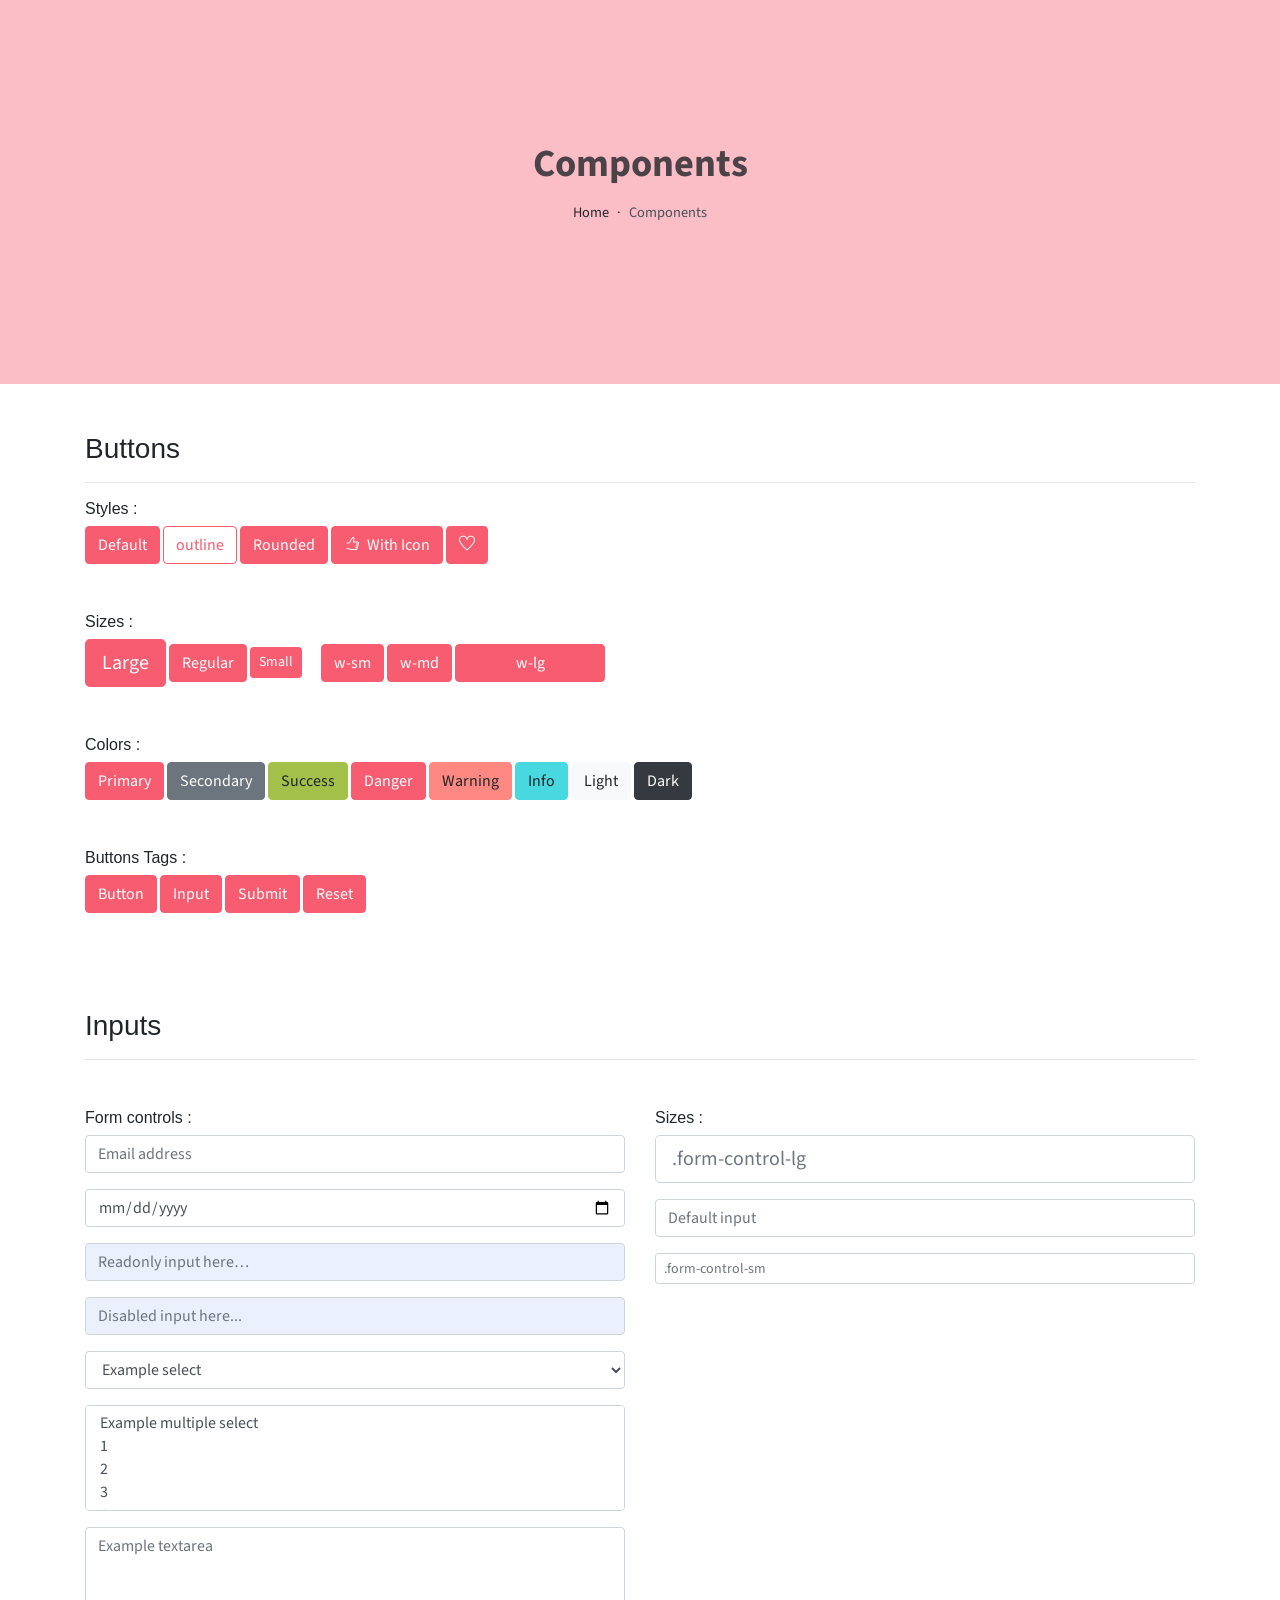
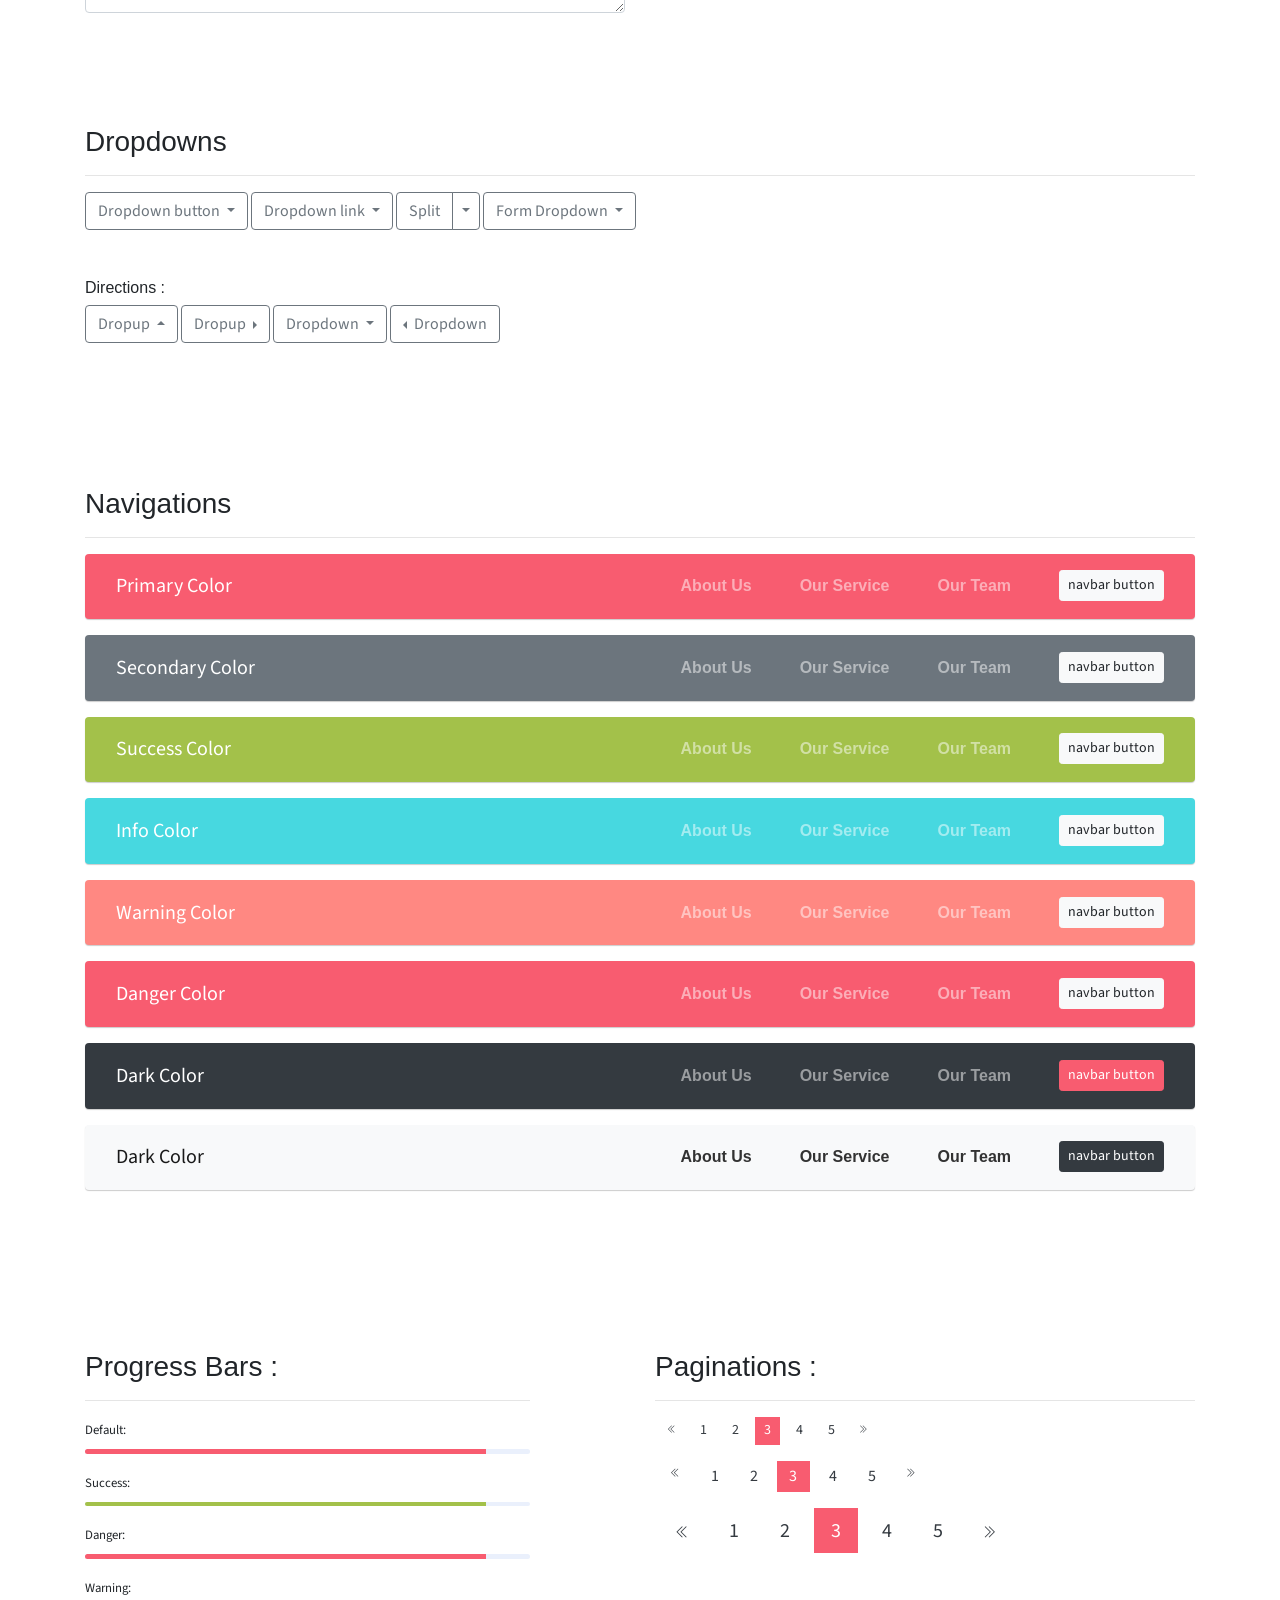
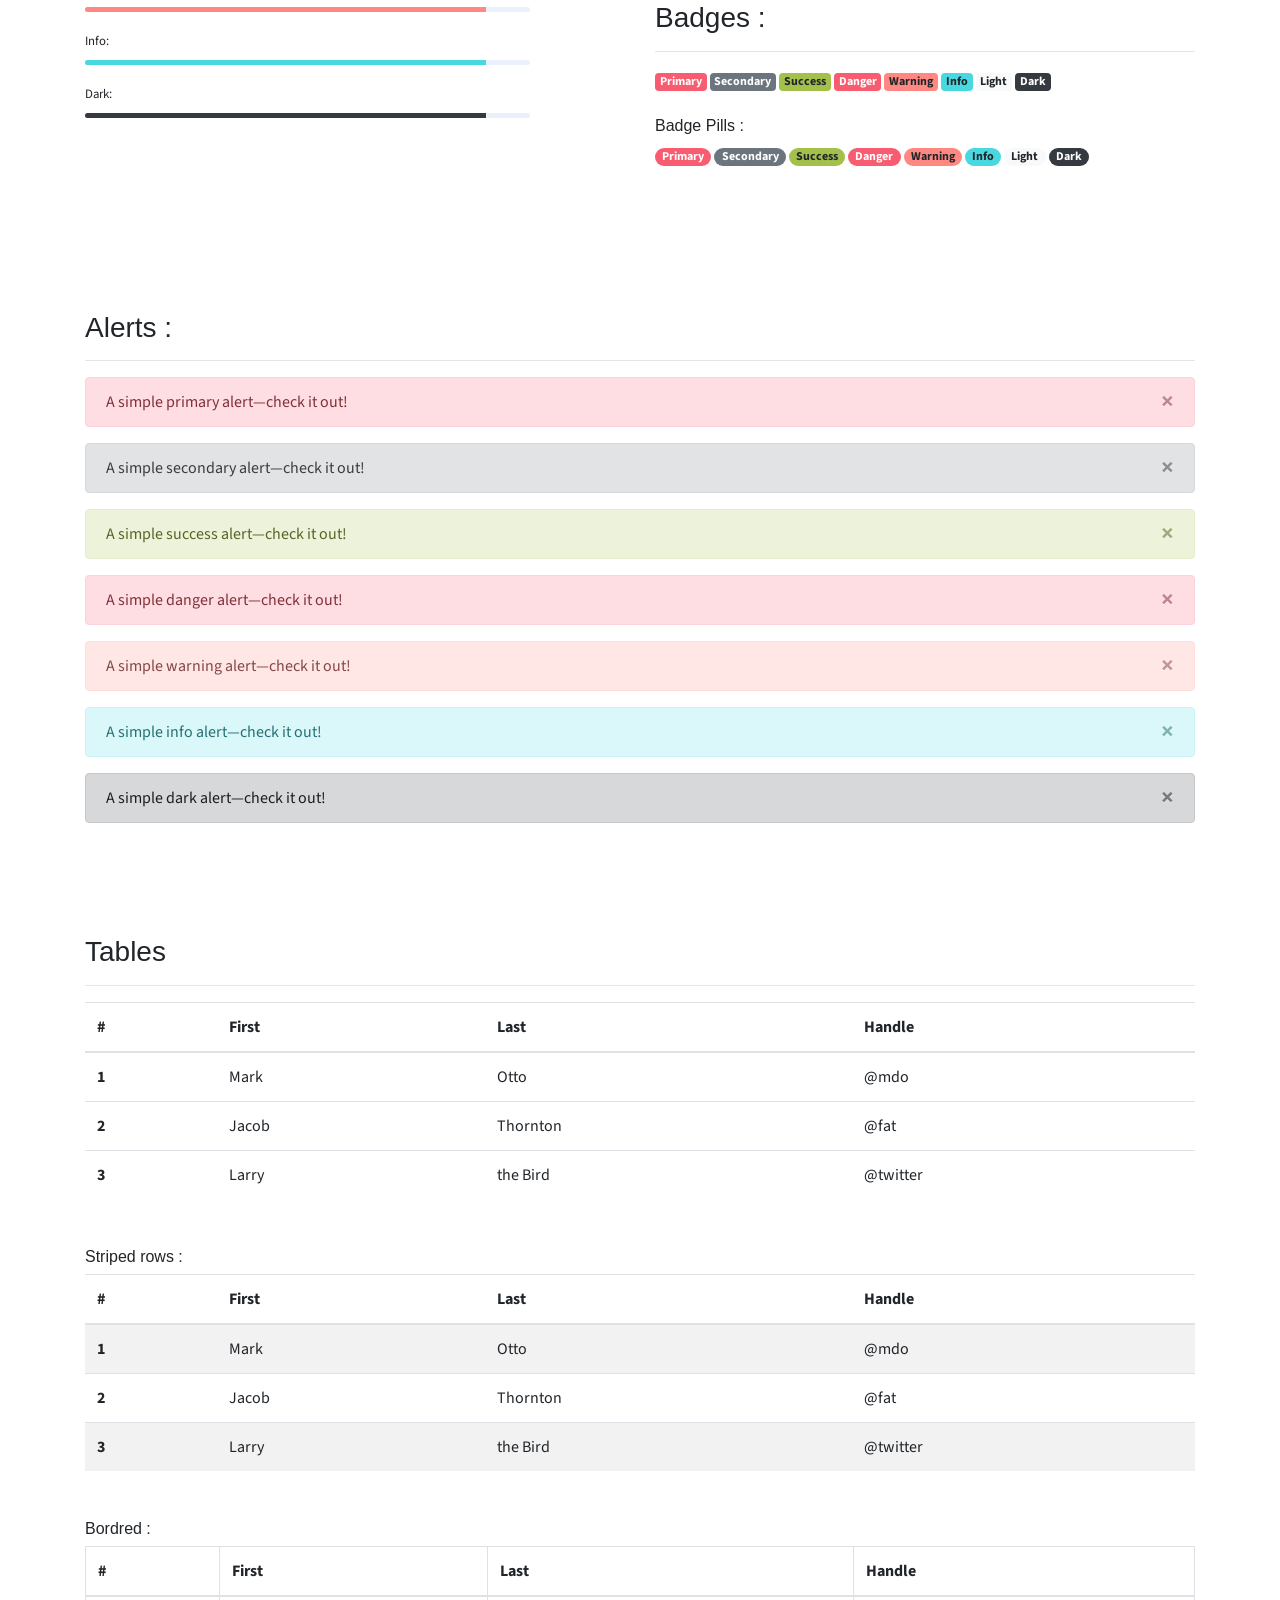
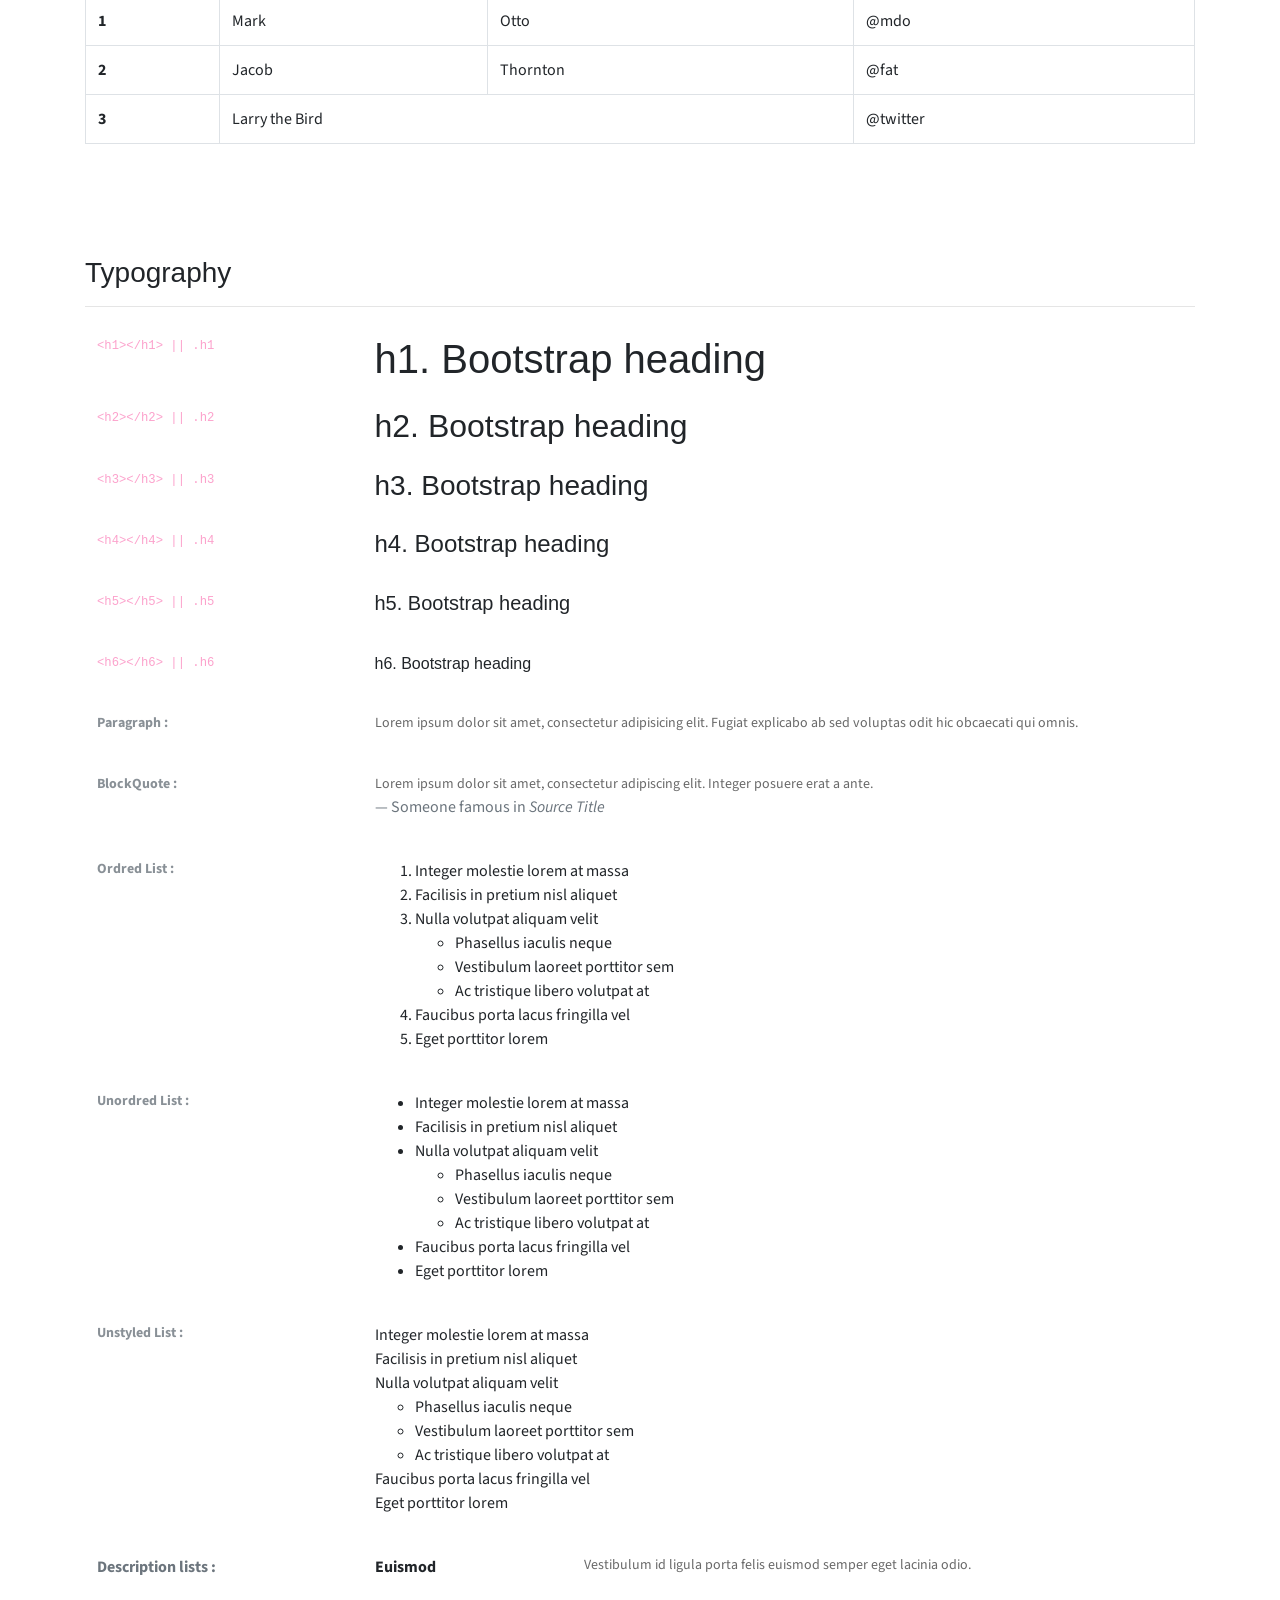
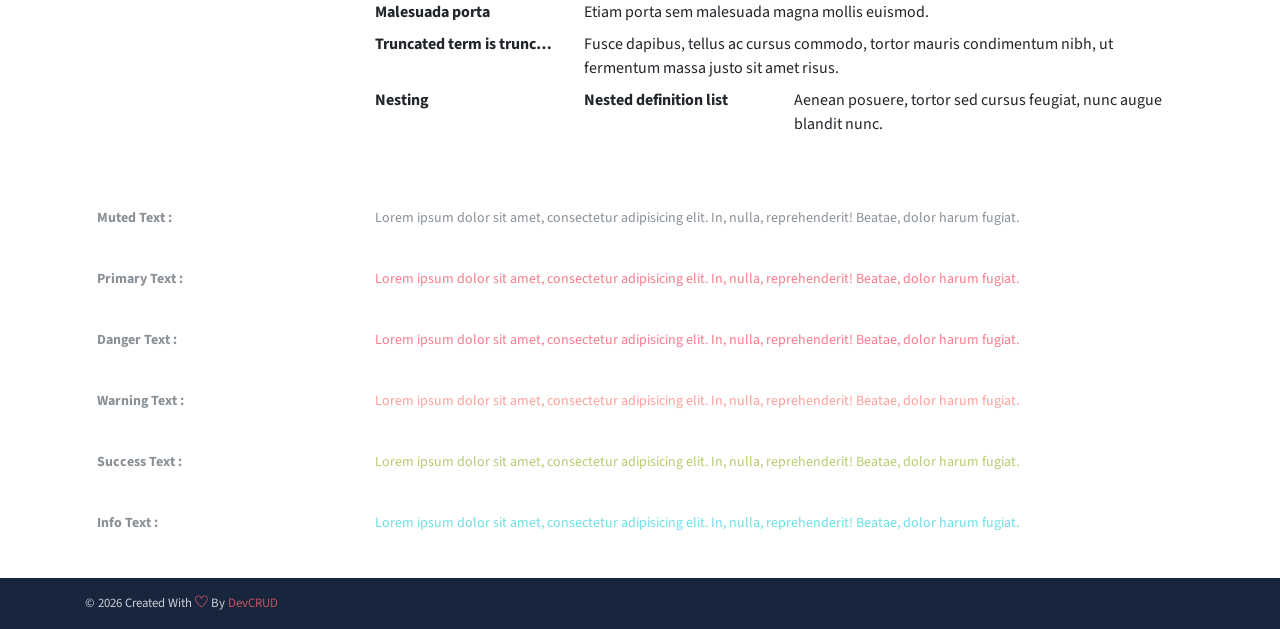
<file: components.html>
<!DOCTYPE html>
<html lang="en">
<head>
   <meta charset="utf-8">
   <meta name="viewport" content="width=device-width, initial-scale=1, shrink-to-fit=no">
   <meta name="description" content="Start your development with JohnDoe landing page.">
   <meta name="author" content="Devcrud">
   <title>JohnDoe Landing page | Components</title>
   <link rel="icon" href="assets/imgs/favicon.png" type="image/png">
   <!-- font icons -->
   <link rel="stylesheet" href="assets/vendors/themify-icons/css/themify-icons.css">
   <!-- Bootstrap + Steller  -->
   <link rel="stylesheet" href="assets/css/johndoe.css">
</head>
<body>

   <!-- Page Header -->
   <header class="header header-mini"> 
      <div class="header-title">Components</div> 
      <nav aria-label="breadcrumb">
         <ol class="breadcrumb">
            <li class="breadcrumb-item"><a href="/">Home</a></li>
            <li class="breadcrumb-item active" aria-current="page">Components</li>
         </ol>
      </nav>
   </header> <!-- End Of Page Header -->

   <!-- main content -->
   <div class="container">

      <!-- Buttons -->
      <h3 class="mt-5">Buttons</h3>
      <hr>
      <h6 class="section-secondary-title">Styles :</h6>
      <button class="btn btn-primary">Default</button>
      <button class="btn btn-outline-primary">outline</button>
      <button class="btn btn-primary rounded">Rounded</button>
      <button class="btn btn-primary rounded"><i class="ti-thumb-up pr-1"></i> With Icon</button>
      <button class="btn btn-primary circle"><i class="ti-heart"></i></button>

      <h6 class="section-secondary-title mt-5">Sizes :</h6>
      <button class="btn btn-primary btn-lg">Large</button>
      <button class="btn btn-primary ">Regular</button>
      <button class="btn btn-primary btn-sm">Small</button>
      <button class="btn btn-primary w-sm ml-3">w-sm</button>
      <button class="btn btn-primary w-md">w-md</button>
      <button class="btn btn-primary w-lg">w-lg</button>

      <h6 class="section-secondary-title mt-5">Colors :</h6>          
      <button type="button" class="btn btn-primary">Primary</button>
      <button type="button" class="btn btn-secondary">Secondary</button>
      <button type="button" class="btn btn-success">Success</button>
      <button type="button" class="btn btn-danger">Danger</button>
      <button type="button" class="btn btn-warning">Warning</button>
      <button type="button" class="btn btn-info">Info</button>
      <button type="button" class="btn btn-light">Light</button>
      <button type="button" class="btn btn-dark">Dark</button>

      <h6 class="section-secondary-title mt-5">Buttons Tags :</h6>
      <button class="btn btn-primary" type="submit">Button</button>
      <input class="btn btn-primary" type="button" value="Input">
      <input class="btn btn-primary" type="submit" value="Submit">
      <input class="btn btn-primary" type="reset" value="Reset">
      
      <!-- devider -->
      <div class="py-5"></div>

      <!-- Inputs -->
      <h3>Inputs</h3>
      <hr>
      <div class="row mt-5">
         <div class="col-md-6">
            <h6 class="section-secondary-title">Form controls :</h6>        
            <div class="form-group">
               <input type="email" class="form-control" id="exampleFormControlInput1" placeholder="Email address">
            </div>
            <div class="form-group">
               <input type="date" class="form-control" id="exampleFormControlInput1" placeholder="Date">
            </div>
            <div class="form-group">
               <input class="form-control" type="text" placeholder="Readonly input here…" readonly>
            </div>
            <div class="form-group">
               <input class="form-control" id="disabledInput" type="text" placeholder="Disabled input here..." disabled>
            </div>
            <div class="form-group">
               <select class="form-control" id="exampleFormControlSelect1">
                  <option>Example select</option>
                  <option>1</option>
                  <option>2</option>
                  <option>3</option>
                  <option>4</option>
                  <option>5</option>
               </select>
            </div>
            <div class="form-group">
               <select multiple class="form-control" id="exampleFormControlSelect2">
                  <option>Example multiple select</option>
                  <option>1</option>
                  <option>2</option>
                  <option>3</option>
                  <option>4</option>
                  <option>5</option>
               </select>
            </div>
            <div class="form-group">
               <textarea class="form-control" id="exampleFormControlTextarea1" rows="3" placeholder="Example textarea"></textarea>
            </div>
         </div>
         <div class="col-md-6">
            <h6 class="section-secondary-title">Sizes :</h6>    
            <div class="form-group">
               <input class="form-control form-control-lg" type="text" placeholder=".form-control-lg">             
            </div>
            <div class="form-group">
               <input class="form-control" type="text" placeholder="Default input">
            </div>
            <div class="form-group">
               <input class="form-control form-control-sm" type="text" placeholder=".form-control-sm"> 
            </div>
         </div>
      </div> <!-- end of inputs -->   

      <!-- devider -->
      <div class="py-5"></div>             

      <!-- Dropdowns -->
      <h3 class="components-section-title font-weight-normal">Dropdowns</h3>
      <hr>
      <div class="dropdown d-inline-block">
         <button class="btn btn-outline-secondary dropdown-toggle" type="button" id="dropdownMenuButton" data-toggle="dropdown" aria-haspopup="true" aria-expanded="false">
         Dropdown button
         </button>
         <div class="dropdown-menu" aria-labelledby="dropdownMenuButton">
         <a class="dropdown-item" href="#">Action</a>
         <a class="dropdown-item" href="#">Another action</a>
         <a class="dropdown-item" href="#">Something else here</a>
         </div>
      </div>
      <div class="dropdown d-inline-block">
         <a class="btn btn-outline-secondary dropdown-toggle" href="#" role="button" id="dropdownMenuLink" data-toggle="dropdown" aria-haspopup="true" aria-expanded="false">
            Dropdown link
         </a>
         <div class="dropdown-menu" aria-labelledby="dropdownMenuLink">
            <a class="dropdown-item" href="#">Action</a>
            <a class="dropdown-item" href="#">Another action</a>
            <a class="dropdown-item" href="#">Something else here</a>
         </div>
      </div>
      <div class="btn-group">
         <button type="button" class="btn btn-outline-secondary">Split</button>
         <button type="button" class="btn btn-outline-secondary dropdown-toggle dropdown-toggle-split" data-toggle="dropdown" aria-haspopup="true" aria-expanded="false">
         <span class="sr-only">Toggle Dropdown</span>
         </button>
         <div class="dropdown-menu">
            <a class="dropdown-item" href="#">Action</a>
            <a class="dropdown-item" href="#">Another action</a>
            <a class="dropdown-item" href="#">Something else here</a>
            <div class="dropdown-divider"></div>
            <a class="dropdown-item" href="#">Separated link</a>
         </div>
      </div>
      <div class="btn-group">
         <button class="btn btn-outline-secondary dropdown-toggle" type="button" id="dropdownMenuButton" data-toggle="dropdown" aria-haspopup="true" aria-expanded="false">
            Form Dropdown
         </button>
         <div class="dropdown-menu form">
            <form class="px-4 py-3">
               <div class="form-group">
                  <input type="email" class="form-control" id="exampleDropdownFormEmail1" placeholder="email@example.com">
               </div>
               <div class="form-group">
                  <input type="password" class="form-control" id="exampleDropdownFormPassword1" placeholder="Password">
               </div>
               <div class="form-check mb-3">
                  <input type="checkbox" class="form-check-input" id="dropdownCheck">
                  <label class="form-check-label" for="dropdownCheck">
                     Remember me
                  </label>
               </div>
               <button type="submit" class="btn btn-primary btn-block">Sign in</button>
            </form>
            <div class="dropdown-divider"></div>
            <a class="dropdown-item" href="#"><small>New around here? Sign up</small></a>
            <a class="dropdown-item" href="#"><small>Forgot password?</small></a>
         </div>
      </div>       
      <h6 class="section-secondary-title mt-5">Directions :</h6>  
      <div class="btn-group dropup">
         <button type="button" class="btn btn-outline-secondary dropdown-toggle" data-toggle="dropdown" aria-haspopup="true" aria-expanded="false">
            Dropup
         </button>
         <div class="dropdown-menu">
            <a class="dropdown-item" href="#">Action</a>
            <a class="dropdown-item" href="#">Another action</a>
            <a class="dropdown-item" href="#">Something else here</a>
            <div class="dropdown-divider"></div>
            <a class="dropdown-item" href="#">Separated link</a>
         </div>
      </div>
      <div class="btn-group dropright">
         <button type="button" class="btn btn-outline-secondary dropdown-toggle" data-toggle="dropdown" aria-haspopup="true" aria-expanded="false">
            Dropup
         </button>
         <div class="dropdown-menu">
            <a class="dropdown-item" href="#">Action</a>
            <a class="dropdown-item" href="#">Another action</a>
            <a class="dropdown-item" href="#">Something else here</a>
            <div class="dropdown-divider"></div>
            <a class="dropdown-item" href="#">Separated link</a>
         </div>
      </div>
      <div class="btn-group">
         <button type="button" class="btn btn-outline-secondary dropdown-toggle" data-toggle="dropdown" aria-haspopup="true" aria-expanded="false">
            Dropdown
         </button>
         <div class="dropdown-menu">
            <a class="dropdown-item" href="#">Action</a>
            <a class="dropdown-item" href="#">Another action</a>
            <a class="dropdown-item" href="#">Something else here</a>
            <div class="dropdown-divider"></div>
            <a class="dropdown-item" href="#">Separated link</a>
         </div>
      </div>
      <div class="btn-group dropleft">
         <button type="button" class="btn btn-outline-secondary dropdown-toggle" data-toggle="dropdown" aria-haspopup="true" aria-expanded="false">
            Dropdown
         </button>
         <div class="dropdown-menu">
            <a class="dropdown-item" href="#">Action</a>
            <a class="dropdown-item" href="#">Another action</a>
            <a class="dropdown-item" href="#">Something else here</a>
            <div class="dropdown-divider"></div>
            <a class="dropdown-item" href="#">Separated link</a>
         </div>
      </div> <!-- end of Dropdowns -->  

      <!-- devider -->
      <div class="py-5"></div>   

      <!-- navbars -->
      <h3 class="components-section-title font-weight-normal mt-5">Navigations</h3>
      <hr>
      <nav class="navbar navbar-expand-sm navbar-dark bg-primary rounded shadow mb-3">
         <div class="container">
            <a class="navbar-brand" href="#">Primary Color</a>
            <button class="navbar-toggler ml-auto" type="button" data-toggle="collapse" data-target="#navbarSupportedContent" aria-controls="navbarSupportedContent" aria-expanded="false" aria-label="Toggle navigation">
            <span class="navbar-toggler-icon"></span>
            </button>
            <div class="collapse navbar-collapse" id="navbarSupportedContent">
               <ul class="navbar-nav ml-auto"> 
                  <li class="nav-item">
                     <a class="nav-link" href="#about">About Us</a>
                  </li>
                  <li class="nav-item">
                     <a class="nav-link" href="#service">Our Service</a>
                  </li>
                  <li class="nav-item">
                     <a class="nav-link" href="#team">Our Team</a>
                  </li>
                  <li class="nav-item">
                     <a href="#book-table" class="ml-4 mt-1 btn btn-light btn-sm">navbar button</a>
                  </li>
               </ul>                       
            </div>
         </div>
      </nav>
      <nav class="navbar navbar-expand-sm navbar-dark bg-secondary rounded shadow mb-3">
         <div class="container">
            <a class="navbar-brand" href="#">Secondary Color</a>
            <button class="navbar-toggler ml-auto" type="button" data-toggle="collapse" data-target="#navbarSupportedContent" aria-controls="navbarSupportedContent" aria-expanded="false" aria-label="Toggle navigation">
            <span class="navbar-toggler-icon"></span>
            </button>
            <div class="collapse navbar-collapse" id="navbarSupportedContent">
               <ul class="navbar-nav ml-auto"> 
                  <li class="nav-item">
                     <a class="nav-link" href="#about">About Us</a>
                  </li>
                  <li class="nav-item">
                     <a class="nav-link" href="#service">Our Service</a>
                  </li>
                  <li class="nav-item">
                     <a class="nav-link" href="#team">Our Team</a>
                  </li>
                  <li class="nav-item">
                     <a href="#book-table" class="ml-4 mt-1 btn btn-light btn-sm">navbar button</a>
                  </li>
               </ul>                       
            </div>
         </div>
      </nav>
      <nav class="navbar navbar-expand-sm navbar-dark bg-success rounded shadow mb-3">
         <div class="container">
            <a class="navbar-brand" href="#">Success Color</a>
            <button class="navbar-toggler ml-auto" type="button" data-toggle="collapse" data-target="#navbarSupportedContent" aria-controls="navbarSupportedContent" aria-expanded="false" aria-label="Toggle navigation">
            <span class="navbar-toggler-icon"></span>
            </button>
            <div class="collapse navbar-collapse" id="navbarSupportedContent">
               <ul class="navbar-nav ml-auto"> 
                  <li class="nav-item">
                     <a class="nav-link" href="#about">About Us</a>
                  </li>
                  <li class="nav-item">
                     <a class="nav-link" href="#service">Our Service</a>
                  </li>
                  <li class="nav-item">
                     <a class="nav-link" href="#team">Our Team</a>
                  </li>
                  <li class="nav-item">
                     <a href="#book-table" class="ml-4 mt-1 btn btn-light btn-sm">navbar button</a>
                  </li>
               </ul>                       
            </div>
         </div>
      </nav>
      <nav class="navbar navbar-expand-sm navbar-dark bg-info rounded shadow mb-3">
         <div class="container">
            <a class="navbar-brand" href="#">Info Color</a>
            <button class="navbar-toggler ml-auto" type="button" data-toggle="collapse" data-target="#navbarSupportedContent" aria-controls="navbarSupportedContent" aria-expanded="false" aria-label="Toggle navigation">
            <span class="navbar-toggler-icon"></span>
            </button>
            <div class="collapse navbar-collapse" id="navbarSupportedContent">
               <ul class="navbar-nav ml-auto"> 
                  <li class="nav-item">
                     <a class="nav-link" href="#about">About Us</a>
                  </li>
                  <li class="nav-item">
                     <a class="nav-link" href="#service">Our Service</a>
                  </li>
                  <li class="nav-item">
                     <a class="nav-link" href="#team">Our Team</a>
                  </li>
                  <li class="nav-item">
                     <a href="#book-table" class="ml-4 mt-1 btn btn-light btn-sm">navbar button</a>
                  </li>
               </ul>                       
            </div>
         </div>
      </nav>
      <nav class="navbar navbar-expand-sm navbar-dark bg-warning rounded shadow mb-3">
         <div class="container">
            <a class="navbar-brand" href="#">Warning Color</a>
            <button class="navbar-toggler ml-auto" type="button" data-toggle="collapse" data-target="#navbarSupportedContent" aria-controls="navbarSupportedContent" aria-expanded="false" aria-label="Toggle navigation">
            <span class="navbar-toggler-icon"></span>
            </button>
            <div class="collapse navbar-collapse" id="navbarSupportedContent">
               <ul class="navbar-nav ml-auto"> 
                  <li class="nav-item">
                     <a class="nav-link" href="#about">About Us</a>
                  </li>
                  <li class="nav-item">
                     <a class="nav-link" href="#service">Our Service</a>
                  </li>
                  <li class="nav-item">
                     <a class="nav-link" href="#team">Our Team</a>
                  </li>
                  <li class="nav-item">
                     <a href="#book-table" class="ml-4 mt-1 btn btn-light btn-sm">navbar button</a>
                  </li>
               </ul>                       
            </div>
         </div>
      </nav>
      <nav class="navbar navbar-expand-sm navbar-dark bg-danger rounded shadow mb-3">
         <div class="container">
            <a class="navbar-brand" href="#">Danger Color</a>
            <button class="navbar-toggler ml-auto" type="button" data-toggle="collapse" data-target="#navbarSupportedContent" aria-controls="navbarSupportedContent" aria-expanded="false" aria-label="Toggle navigation">
            <span class="navbar-toggler-icon"></span>
            </button>
            <div class="collapse navbar-collapse" id="navbarSupportedContent">
               <ul class="navbar-nav ml-auto"> 
                  <li class="nav-item">
                     <a class="nav-link" href="#about">About Us</a>
                  </li>
                  <li class="nav-item">
                     <a class="nav-link" href="#service">Our Service</a>
                  </li>
                  <li class="nav-item">
                     <a class="nav-link" href="#team">Our Team</a>
                  </li>
                  <li class="nav-item">
                     <a href="#book-table" class="ml-4 mt-1 btn btn-light btn-sm">navbar button</a>
                  </li>
               </ul>                       
            </div>
         </div>
      </nav>
      <nav class="navbar navbar-expand-sm navbar-dark bg-dark rounded shadow mb-3">
         <div class="container">
            <a class="navbar-brand" href="#">Dark Color</a>
            <button class="navbar-toggler ml-auto" type="button" data-toggle="collapse" data-target="#navbarSupportedContent" aria-controls="navbarSupportedContent" aria-expanded="false" aria-label="Toggle navigation">
            <span class="navbar-toggler-icon"></span>
            </button>
            <div class="collapse navbar-collapse" id="navbarSupportedContent">
               <ul class="navbar-nav ml-auto"> 
                  <li class="nav-item">
                     <a class="nav-link" href="#about">About Us</a>
                  </li>
                  <li class="nav-item">
                     <a class="nav-link" href="#service">Our Service</a>
                  </li>
                  <li class="nav-item">
                     <a class="nav-link" href="#team">Our Team</a>
                  </li>
                  <li class="nav-item">
                     <a href="#book-table" class="ml-4 mt-1 btn btn-primary btn-sm">navbar button</a>
                  </li>
               </ul>                       
            </div>
         </div>
      </nav>
      <nav class="navbar navbar-expand-sm navbar-light bg-light rounded shadow mb-3">
         <div class="container">
            <a class="navbar-brand" href="#">Dark Color</a>
            <button class="navbar-toggler ml-auto" type="button" data-toggle="collapse" data-target="#navbarSupportedContent" aria-controls="navbarSupportedContent" aria-expanded="false" aria-label="Toggle navigation">
            <span class="navbar-toggler-icon"></span>
            </button>
            <div class="collapse navbar-collapse" id="navbarSupportedContent">
               <ul class="navbar-nav ml-auto"> 
                  <li class="nav-item">
                     <a class="nav-link" href="#about">About Us</a>
                  </li>
                  <li class="nav-item">
                     <a class="nav-link" href="#service">Our Service</a>
                  </li>
                  <li class="nav-item">
                     <a class="nav-link" href="#team">Our Team</a>
                  </li>
                  <li class="nav-item">
                     <a href="#book-table" class="ml-4 mt-1 btn btn-dark btn-sm">navbar button</a>
                  </li>
               </ul>                       
            </div>
         </div>
      </nav>
      <!-- End of navbars -->

      <!-- devider -->
      <div class="py-5"></div>   
      
      <!-- progress bars -->
      <div class="row justify-content-between">
         <div class="col-md-5">
            <h3 class="components-section-title font-weight-normal mt-5">Progress Bars :</h3>
            <hr>
            <small>Default: </small>
            <div class="progress mt-2 mb-3">
               <div class="progress-bar" role="progressbar" style="width: 90%" aria-valuenow="25" aria-valuemin="0" aria-valuemax="100"></div>
            </div>
            <small>Success:</small>
            <div class="progress mt-2 mb-3">
               <div class="progress-bar bg-success" role="progressbar" style="width: 90%" aria-valuenow="25" aria-valuemin="0" aria-valuemax="100"></div>
            </div>
            <small>Danger:</small>
            <div class="progress mt-2 mb-3">
               <div class="progress-bar bg-danger" role="progressbar" style="width: 90%" aria-valuenow="25" aria-valuemin="0" aria-valuemax="100"></div>
            </div>
            <small>Warning:</small>
            <div class="progress mt-2 mb-3">
               <div class="progress-bar bg-warning" role="progressbar" style="width: 90%" aria-valuenow="25" aria-valuemin="0" aria-valuemax="100"></div>
            </div>
            <small>Info:</small>
            <div class="progress mt-2 mb-3">
               <div class="progress-bar bg-info" role="progressbar" style="width: 90%" aria-valuenow="25" aria-valuemin="0" aria-valuemax="100"></div>
            </div>
            <small>Dark:</small>
            <div class="progress mt-2 mb-3">
               <div class="progress-bar bg-dark" role="progressbar" style="width: 90%" aria-valuenow="25" aria-valuemin="0" aria-valuemax="100"></div>
            </div>
         </div>
         <div class="col-md-6">
            <h3 class="components-section-title font-weight-normal mt-5">Paginations :</h3>
            <hr>
            <nav aria-label="Page navigation example">
               <ul class="pagination pagination-sm">
                  <li class="page-item"><a class="page-link" href="#"><i class="ti-angle-double-left"></i></a></li>
                  <li class="page-item"><a class="page-link" href="#">1</a></li>
                  <li class="page-item"><a class="page-link" href="#">2</a></li>
                  <li class="page-item active"><a class="page-link" href="#">3</a></li>
                  <li class="page-item"><a class="page-link" href="#">4</a></li>
                  <li class="page-item"><a class="page-link" href="#">5</a></li>
                  <li class="page-item"><a class="page-link" href="#"><i class="ti-angle-double-right"></i></a></li>
               </ul>
            </nav>
            <nav aria-label="Page navigation example">
               <ul class="pagination">
               <li class="page-item"><a class="page-link" href="#"><i class="ti-angle-double-left"></i></a></li>
                  <li class="page-item"><a class="page-link" href="#">1</a></li>
                  <li class="page-item"><a class="page-link" href="#">2</a></li>
                  <li class="page-item active"><a class="page-link" href="#">3</a></li>
                  <li class="page-item"><a class="page-link" href="#">4</a></li>
                  <li class="page-item"><a class="page-link" href="#">5</a></li>
                  <li class="page-item"><a class="page-link" href="#"><i class="ti-angle-double-right"></i></a></li>
               </ul>
            </nav>
            <nav aria-label="Page navigation example">
               <ul class="pagination pagination-lg">
                  <li class="page-item"><a class="page-link" href="#"><i class="ti-angle-double-left"></i></a></li>
                  <li class="page-item"><a class="page-link" href="#">1</a></li>
                  <li class="page-item"><a class="page-link" href="#">2</a></li>
                  <li class="page-item active"><a class="page-link" href="#">3</a></li>
                  <li class="page-item"><a class="page-link" href="#">4</a></li>
                  <li class="page-item"><a class="page-link" href="#">5</a></li>
                  <li class="page-item"><a class="page-link" href="#"><i class="ti-angle-double-right"></i></a></li>
               </ul>
            </nav>

            <!-- Badges -->
            <h3 class="components-section-title font-weight-normal mt-5">Badges :</h3>
            <hr>
            <span class="badge badge-primary">Primary</span>
            <span class="badge badge-secondary">Secondary</span>
            <span class="badge badge-success">Success</span>
            <span class="badge badge-danger">Danger</span>
            <span class="badge badge-warning">Warning</span>
            <span class="badge badge-info">Info</span>
            <span class="badge badge-light">Light</span>
            <span class="badge badge-dark">Dark</span>
            <h6 class="section-secondary-title mt-4 mb-2">Badge Pills :</h6>
            <span class="badge badge-pill badge-primary">Primary</span>
            <span class="badge badge-pill badge-secondary">Secondary</span>
            <span class="badge badge-pill badge-success">Success</span>
            <span class="badge badge-pill badge-danger">Danger</span>
            <span class="badge badge-pill badge-warning">Warning</span>
            <span class="badge badge-pill badge-info">Info</span>
            <span class="badge badge-pill badge-light">Light</span>
            <span class="badge badge-pill badge-dark">Dark</span>
         </div>
      </div> <!-- End of Progress bars -->

      <!-- devider -->
      <div class="py-5"></div>  

      <!-- Alerts -->
      <h3 class="components-section-title font-weight-normal mt-5">Alerts :</h3>
      <hr>
      <div class="alert alert-primary alert-dismissible fade show" role="alert">
         A simple primary alert—check it out!
         <button type="button" class="close" data-dismiss="alert" aria-label="Close">
            <span aria-hidden="true">&times;</span>
         </button>
      </div>
      <div class="alert alert-secondary alert-dismissible fade show" role="alert">
         A simple secondary alert—check it out!
         <button type="button" class="close" data-dismiss="alert" aria-label="Close">
            <span aria-hidden="true">&times;</span>
         </button>
      </div>
      <div class="alert alert-success alert-dismissible fade show" role="alert">
         A simple success alert—check it out!
         <button type="button" class="close" data-dismiss="alert" aria-label="Close">
            <span aria-hidden="true">&times;</span>
         </button>
      </div>
      <div class="alert alert-danger alert-dismissible fade show" role="alert">
         A simple danger alert—check it out!
         <button type="button" class="close" data-dismiss="alert" aria-label="Close">
            <span aria-hidden="true">&times;</span>
         </button>
      </div>
      <div class="alert alert-warning alert-dismissible fade show" role="alert">
         A simple warning alert—check it out!
         <button type="button" class="close" data-dismiss="alert" aria-label="Close">
            <span aria-hidden="true">&times;</span>
         </button>
      </div>
      <div class="alert alert-info alert-dismissible fade show" role="alert">
         A simple info alert—check it out!
         <button type="button" class="close" data-dismiss="alert" aria-label="Close">
            <span aria-hidden="true">&times;</span>
         </button>
      </div>
      <div class="alert alert-dark alert-dismissible fade show" role="alert">
         A simple dark alert—check it out!
         <button type="button" class="close" data-dismiss="alert" aria-label="Close">
            <span aria-hidden="true">&times;</span>
         </button>
      </div>
      <!-- end of alerts -->

      <!-- devider -->
      <div class="py-5"></div> 
   
      <!-- tables -->
      <h3 class="components-section-title">Tables</h3>
      <hr>
      <table class="table">
         <thead>
            <tr>
               <th scope="col">#</th>
               <th scope="col">First</th>
               <th scope="col">Last</th>
               <th scope="col">Handle</th>
            </tr>
         </thead>
         <tbody>
            <tr>
               <th scope="row">1</th>
               <td>Mark</td>
               <td>Otto</td>
               <td>@mdo</td>
            </tr>
            <tr>
               <th scope="row">2</th>
               <td>Jacob</td>
               <td>Thornton</td>
               <td>@fat</td>
            </tr>
            <tr>
               <th scope="row">3</th>
               <td>Larry</td>
               <td>the Bird</td>
               <td>@twitter</td>
            </tr>
         </tbody>
      </table>

      <h6 class="section-secondary-title mt-5">Striped rows :</h6>
      <table class="table table-striped">
         <thead>
            <tr>
               <th scope="col">#</th>
               <th scope="col">First</th>
               <th scope="col">Last</th>
               <th scope="col">Handle</th>
            </tr>
         </thead>
         <tbody>
            <tr>
               <th scope="row">1</th>
               <td>Mark</td>
               <td>Otto</td>
               <td>@mdo</td>
            </tr>
            <tr>
               <th scope="row">2</th>
               <td>Jacob</td>
               <td>Thornton</td>
               <td>@fat</td>
            </tr>
            <tr>
               <th scope="row">3</th>
               <td>Larry</td>
               <td>the Bird</td>
               <td>@twitter</td>
            </tr>
         </tbody>
      </table>

      <h6 class="section-secondary-title mt-5">Bordred :</h6>
      <table class="table table-bordered">
         <thead>
            <tr>
               <th scope="col">#</th>
               <th scope="col">First</th>
               <th scope="col">Last</th>
               <th scope="col">Handle</th>
            </tr>
         </thead>
         <tbody>
            <tr>
               <th scope="row">1</th>
               <td>Mark</td>
               <td>Otto</td>
               <td>@mdo</td>
            </tr>
            <tr>
               <th scope="row">2</th>
               <td>Jacob</td>
               <td>Thornton</td>
               <td>@fat</td>
            </tr>
            <tr>
               <th scope="row">3</th>
               <td colspan="2">Larry the Bird</td>
               <td>@twitter</td>
            </tr>
         </tbody>
      </table>
      <!-- end of tables -->

      <!-- devider -->
      <div class="py-5"></div> 

      <!-- typography -->
      <h3 class="components-section-title">Typography</h3>
      <hr>
     
      <table class="table table-borderless v-align-center">
         <tbody>
            <tr>
               <td>
                  <p><code class="highlighter-rouge">&lt;h1&gt;&lt;/h1&gt; || .h1</code></p>
               </td>
               <td class="w-75"><span class="h1">h1. Bootstrap heading</span></td>
            </tr>
            <tr>
               <td>
                  <p><code class="highlighter-rouge">&lt;h2&gt;&lt;/h2&gt; || .h2</code></p>
               </td>
               <td><span class="h2">h2. Bootstrap heading</span></td>
            </tr>
            <tr>
               <td>
                  <p><code class="highlighter-rouge">&lt;h3&gt;&lt;/h3&gt; || .h3</code></p>
               </td>
               <td><span class="h3">h3. Bootstrap heading</span></td>
            </tr>
            <tr>
               <td>
                  <p><code class="highlighter-rouge">&lt;h4&gt;&lt;/h4&gt; || .h4</code></p>
               </td>
               <td><span class="h4">h4. Bootstrap heading</span></td>
            </tr>
            <tr>
               <td>
                  <p><code class="highlighter-rouge">&lt;h5&gt;&lt;/h5&gt; || .h5</code></p>
               </td>
               <td><span class="h5">h5. Bootstrap heading</span></td>
            </tr>
            <tr>
               <td>
                  <p><code class="highlighter-rouge">&lt;h6&gt;&lt;/h6&gt; || .h6</code></p>
               </td>
               <td><span class="h6">h6. Bootstrap heading</span></td>
            </tr>
            <tr>
               <td>
                  <p class="font-weight-bold text-muted">Paragraph :</p>
               </td>
               <td><p>Lorem ipsum dolor sit amet, consectetur adipisicing elit. Fugiat explicabo ab sed voluptas odit hic obcaecati qui omnis.</p></td>
            </tr>
            <tr>
               <td>
                  <p class="font-weight-bold text-muted">BlockQuote :</p>
               </td>
               <td>
                  <blockquote class="blockquote">
                     <p class="mb-0">Lorem ipsum dolor sit amet, consectetur adipiscing elit. Integer posuere erat a ante.</p>
                     <footer class="blockquote-footer">Someone famous in <cite title="Source Title">Source Title</cite></footer>
                  </blockquote>
               </td>
            </tr>

            
            <tr>
               <td><p class="font-weight-bold text-muted">Ordred List :</p></td>
               <td>
                  <ol>
                     <li>Integer molestie lorem at massa</li>
                     <li>Facilisis in pretium nisl aliquet</li>
                     <li>Nulla volutpat aliquam velit
                        <ul>
                           <li>Phasellus iaculis neque</li>
                           <li>Vestibulum laoreet porttitor sem</li>
                           <li>Ac tristique libero volutpat at</li>
                        </ul>
                     </li>
                     <li>Faucibus porta lacus fringilla vel</li>
                     <li>Eget porttitor lorem</li>
                  </ol>
               </td>
            </tr>
            <tr>
               <td><p class="font-weight-bold text-muted">Unordred List :</p></td>
               <td>
                  <ul >
                     <li>Integer molestie lorem at massa</li>
                     <li>Facilisis in pretium nisl aliquet</li>
                     <li>Nulla volutpat aliquam velit
                        <ul>
                           <li>Phasellus iaculis neque</li>
                           <li>Vestibulum laoreet porttitor sem</li>
                           <li>Ac tristique libero volutpat at</li>
                        </ul>
                     </li>
                     <li>Faucibus porta lacus fringilla vel</li>
                     <li>Eget porttitor lorem</li>
                  </ul>
               </td>
            </tr>
            <tr>
               <td><p class="font-weight-bold text-muted">Unstyled List :</p></td>
               <td>
                  <ul class="list-unstyled">
                     <li>Integer molestie lorem at massa</li>
                     <li>Facilisis in pretium nisl aliquet</li>
                     <li>Nulla volutpat aliquam velit
                        <ul>
                           <li>Phasellus iaculis neque</li>
                           <li>Vestibulum laoreet porttitor sem</li>
                           <li>Ac tristique libero volutpat at</li>
                        </ul>
                     </li>
                     <li>Faucibus porta lacus fringilla vel</li>
                     <li>Eget porttitor lorem</li>
                  </ul>
               </td>
            </tr>
            <tr>
               <td class="font-weight-bold text-muted">Description lists : </td>
               <td>
                  <dl class="row">
                     <dt class="col-sm-3">Euismod</dt>
                     <dd class="col-sm-9">
                        <p>Vestibulum id ligula porta felis euismod semper eget lacinia odio.</p>
                     </dd>

                     <dt class="col-sm-3">Malesuada porta</dt>
                     <dd class="col-sm-9">Etiam porta sem malesuada magna mollis euismod.</dd>

                     <dt class="col-sm-3 text-truncate">Truncated term is truncated</dt>
                     <dd class="col-sm-9">Fusce dapibus, tellus ac cursus commodo, tortor mauris condimentum nibh, ut fermentum massa justo sit amet risus.</dd>

                     <dt class="col-sm-3">Nesting</dt>
                     <dd class="col-sm-9">
                        <dl class="row">
                           <dt class="col-sm-4">Nested definition list</dt>
                           <dd class="col-sm-8">Aenean posuere, tortor sed cursus feugiat, nunc augue blandit nunc.</dd>
                        </dl>
                     </dd>
                  </dl>
               </td>
            </tr>
            <tr>
               <td>
                  <p class="font-weight-bold text-muted">Muted Text :</p>
               </td>
               <td>
                  <p class="text-muted">Lorem ipsum dolor sit amet, consectetur adipisicing elit. In, nulla, reprehenderit! Beatae, dolor harum fugiat.</p>
               </td>
            </tr>
            <tr>
               <td>
                  <p class="font-weight-bold text-muted">Primary Text :</p>
               </td>
               <td>
                  <p class="text-primary">Lorem ipsum dolor sit amet, consectetur adipisicing elit. In, nulla, reprehenderit! Beatae, dolor harum fugiat.</p>
               </td>
            </tr>
            <tr>
               <td>
                  <p class="font-weight-bold text-muted">Danger Text :</p>
               </td>
               <td>
                  <p class="text-danger">Lorem ipsum dolor sit amet, consectetur adipisicing elit. In, nulla, reprehenderit! Beatae, dolor harum fugiat.</p>
               </td>
            </tr>
            <tr>
               <td>
                  <p class="font-weight-bold text-muted">Warning Text :</p>
               </td>
               <td>
                  <p class="text-warning">Lorem ipsum dolor sit amet, consectetur adipisicing elit. In, nulla, reprehenderit! Beatae, dolor harum fugiat.</p>
               </td>
            </tr>
            <tr>
               <td>
                  <p class="font-weight-bold text-muted">Success Text :</p>
               </td>
               <td>
                  <p class="text-success">Lorem ipsum dolor sit amet, consectetur adipisicing elit. In, nulla, reprehenderit! Beatae, dolor harum fugiat.</p>
               </td>
            </tr>
            <tr>
               <td>
                  <p class="font-weight-bold text-muted">Info Text :</p>
               </td>
               <td>
                  <p class="text-info">Lorem ipsum dolor sit amet, consectetur adipisicing elit. In, nulla, reprehenderit! Beatae, dolor harum fugiat.</p>
               </td>
            </tr>
         </tbody>
      </table>
   </div>
   <!-- end of typography -->

   <!-- Page Footer -->
   <footer class="footer py-3">
        <div class="container">
            <p class="small mb-0 text-light">
                &copy; <script>document.write(new Date().getFullYear())</script> Created With <i class="ti-heart text-danger"></i> By <a href="http://devcrud.com" target="_blank"><span class="text-danger" title="Bootstrap 4 Themes and Dashboards">DevCRUD</span></a> 
            </p>
        </div>
    </footer>
   <!-- End of Page Footer -->  
   
   <!-- core  -->
   <script src="assets/vendors/jquery/jquery-3.4.1.js"></script>
   <script src="assets/vendors/bootstrap/bootstrap.bundle.js"></script>

</body>
</html>
</file>
<file: assets/vendors/themify-icons/css/themify-icons.css>
@font-face {
	font-family: 'themify';
	src:url("../fonts/themify.eot?-fvbane");
	src:url("../fonts/themify.eot?#iefix-fvbane") format("embedded-opentype"),
		url("../fonts/themify.woff?-fvbane") format("woff"),
		url("../fonts/themify.ttf?-fvbane") format("truetype"),
		url("../fonts/themify.svg?-fvbane#themify") format("svg");
	font-weight: normal;
	font-style: normal;
}

[class^="ti-"], [class*=" ti-"] {
	font-family: 'themify';
	speak: none;
	font-style: normal;
	font-weight: normal;
	font-variant: normal;
	text-transform: none;
	line-height: 1;

	/* Better Font Rendering =========== */
	-webkit-font-smoothing: antialiased;
	-moz-osx-font-smoothing: grayscale;
}

.ti-wand:before {
	content: "\e600";
}
.ti-volume:before {
	content: "\e601";
}
.ti-user:before {
	content: "\e602";
}
.ti-unlock:before {
	content: "\e603";
}
.ti-unlink:before {
	content: "\e604";
}
.ti-trash:before {
	content: "\e605";
}
.ti-thought:before {
	content: "\e606";
}
.ti-target:before {
	content: "\e607";
}
.ti-tag:before {
	content: "\e608";
}
.ti-tablet:before {
	content: "\e609";
}
.ti-star:before {
	content: "\e60a";
}
.ti-spray:before {
	content: "\e60b";
}
.ti-signal:before {
	content: "\e60c";
}
.ti-shopping-cart:before {
	content: "\e60d";
}
.ti-shopping-cart-full:before {
	content: "\e60e";
}
.ti-settings:before {
	content: "\e60f";
}
.ti-search:before {
	content: "\e610";
}
.ti-zoom-in:before {
	content: "\e611";
}
.ti-zoom-out:before {
	content: "\e612";
}
.ti-cut:before {
	content: "\e613";
}
.ti-ruler:before {
	content: "\e614";
}
.ti-ruler-pencil:before {
	content: "\e615";
}
.ti-ruler-alt:before {
	content: "\e616";
}
.ti-bookmark:before {
	content: "\e617";
}
.ti-bookmark-alt:before {
	content: "\e618";
}
.ti-reload:before {
	content: "\e619";
}
.ti-plus:before {
	content: "\e61a";
}
.ti-pin:before {
	content: "\e61b";
}
.ti-pencil:before {
	content: "\e61c";
}
.ti-pencil-alt:before {
	content: "\e61d";
}
.ti-paint-roller:before {
	content: "\e61e";
}
.ti-paint-bucket:before {
	content: "\e61f";
}
.ti-na:before {
	content: "\e620";
}
.ti-mobile:before {
	content: "\e621";
}
.ti-minus:before {
	content: "\e622";
}
.ti-medall:before {
	content: "\e623";
}
.ti-medall-alt:before {
	content: "\e624";
}
.ti-marker:before {
	content: "\e625";
}
.ti-marker-alt:before {
	content: "\e626";
}
.ti-arrow-up:before {
	content: "\e627";
}
.ti-arrow-right:before {
	content: "\e628";
}
.ti-arrow-left:before {
	content: "\e629";
}
.ti-arrow-down:before {
	content: "\e62a";
}
.ti-lock:before {
	content: "\e62b";
}
.ti-location-arrow:before {
	content: "\e62c";
}
.ti-link:before {
	content: "\e62d";
}
.ti-layout:before {
	content: "\e62e";
}
.ti-layers:before {
	content: "\e62f";
}
.ti-layers-alt:before {
	content: "\e630";
}
.ti-key:before {
	content: "\e631";
}
.ti-import:before {
	content: "\e632";
}
.ti-image:before {
	content: "\e633";
}
.ti-heart:before {
	content: "\e634";
}
.ti-heart-broken:before {
	content: "\e635";
}
.ti-hand-stop:before {
	content: "\e636";
}
.ti-hand-open:before {
	content: "\e637";
}
.ti-hand-drag:before {
	content: "\e638";
}
.ti-folder:before {
	content: "\e639";
}
.ti-flag:before {
	content: "\e63a";
}
.ti-flag-alt:before {
	content: "\e63b";
}
.ti-flag-alt-2:before {
	content: "\e63c";
}
.ti-eye:before {
	content: "\e63d";
}
.ti-export:before {
	content: "\e63e";
}
.ti-exchange-vertical:before {
	content: "\e63f";
}
.ti-desktop:before {
	content: "\e640";
}
.ti-cup:before {
	content: "\e641";
}
.ti-crown:before {
	content: "\e642";
}
.ti-comments:before {
	content: "\e643";
}
.ti-comment:before {
	content: "\e644";
}
.ti-comment-alt:before {
	content: "\e645";
}
.ti-close:before {
	content: "\e646";
}
.ti-clip:before {
	content: "\e647";
}
.ti-angle-up:before {
	content: "\e648";
}
.ti-angle-right:before {
	content: "\e649";
}
.ti-angle-left:before {
	content: "\e64a";
}
.ti-angle-down:before {
	content: "\e64b";
}
.ti-check:before {
	content: "\e64c";
}
.ti-check-box:before {
	content: "\e64d";
}
.ti-camera:before {
	content: "\e64e";
}
.ti-announcement:before {
	content: "\e64f";
}
.ti-brush:before {
	content: "\e650";
}
.ti-briefcase:before {
	content: "\e651";
}
.ti-bolt:before {
	content: "\e652";
}
.ti-bolt-alt:before {
	content: "\e653";
}
.ti-blackboard:before {
	content: "\e654";
}
.ti-bag:before {
	content: "\e655";
}
.ti-move:before {
	content: "\e656";
}
.ti-arrows-vertical:before {
	content: "\e657";
}
.ti-arrows-horizontal:before {
	content: "\e658";
}
.ti-fullscreen:before {
	content: "\e659";
}
.ti-arrow-top-right:before {
	content: "\e65a";
}
.ti-arrow-top-left:before {
	content: "\e65b";
}
.ti-arrow-circle-up:before {
	content: "\e65c";
}
.ti-arrow-circle-right:before {
	content: "\e65d";
}
.ti-arrow-circle-left:before {
	content: "\e65e";
}
.ti-arrow-circle-down:before {
	content: "\e65f";
}
.ti-angle-double-up:before {
	content: "\e660";
}
.ti-angle-double-right:before {
	content: "\e661";
}
.ti-angle-double-left:before {
	content: "\e662";
}
.ti-angle-double-down:before {
	content: "\e663";
}
.ti-zip:before {
	content: "\e664";
}
.ti-world:before {
	content: "\e665";
}
.ti-wheelchair:before {
	content: "\e666";
}
.ti-view-list:before {
	content: "\e667";
}
.ti-view-list-alt:before {
	content: "\e668";
}
.ti-view-grid:before {
	content: "\e669";
}
.ti-uppercase:before {
	content: "\e66a";
}
.ti-upload:before {
	content: "\e66b";
}
.ti-underline:before {
	content: "\e66c";
}
.ti-truck:before {
	content: "\e66d";
}
.ti-timer:before {
	content: "\e66e";
}
.ti-ticket:before {
	content: "\e66f";
}
.ti-thumb-up:before {
	content: "\e670";
}
.ti-thumb-down:before {
	content: "\e671";
}
.ti-text:before {
	content: "\e672";
}
.ti-stats-up:before {
	content: "\e673";
}
.ti-stats-down:before {
	content: "\e674";
}
.ti-split-v:before {
	content: "\e675";
}
.ti-split-h:before {
	content: "\e676";
}
.ti-smallcap:before {
	content: "\e677";
}
.ti-shine:before {
	content: "\e678";
}
.ti-shift-right:before {
	content: "\e679";
}
.ti-shift-left:before {
	content: "\e67a";
}
.ti-shield:before {
	content: "\e67b";
}
.ti-notepad:before {
	content: "\e67c";
}
.ti-server:before {
	content: "\e67d";
}
.ti-quote-right:before {
	content: "\e67e";
}
.ti-quote-left:before {
	content: "\e67f";
}
.ti-pulse:before {
	content: "\e680";
}
.ti-printer:before {
	content: "\e681";
}
.ti-power-off:before {
	content: "\e682";
}
.ti-plug:before {
	content: "\e683";
}
.ti-pie-chart:before {
	content: "\e684";
}
.ti-paragraph:before {
	content: "\e685";
}
.ti-panel:before {
	content: "\e686";
}
.ti-package:before {
	content: "\e687";
}
.ti-music:before {
	content: "\e688";
}
.ti-music-alt:before {
	content: "\e689";
}
.ti-mouse:before {
	content: "\e68a";
}
.ti-mouse-alt:before {
	content: "\e68b";
}
.ti-money:before {
	content: "\e68c";
}
.ti-microphone:before {
	content: "\e68d";
}
.ti-menu:before {
	content: "\e68e";
}
.ti-menu-alt:before {
	content: "\e68f";
}
.ti-map:before {
	content: "\e690";
}
.ti-map-alt:before {
	content: "\e691";
}
.ti-loop:before {
	content: "\e692";
}
.ti-location-pin:before {
	content: "\e693";
}
.ti-list:before {
	content: "\e694";
}
.ti-light-bulb:before {
	content: "\e695";
}
.ti-Italic:before {
	content: "\e696";
}
.ti-info:before {
	content: "\e697";
}
.ti-infinite:before {
	content: "\e698";
}
.ti-id-badge:before {
	content: "\e699";
}
.ti-hummer:before {
	content: "\e69a";
}
.ti-home:before {
	content: "\e69b";
}
.ti-help:before {
	content: "\e69c";
}
.ti-headphone:before {
	content: "\e69d";
}
.ti-harddrives:before {
	content: "\e69e";
}
.ti-harddrive:before {
	content: "\e69f";
}
.ti-gift:before {
	content: "\e6a0";
}
.ti-game:before {
	content: "\e6a1";
}
.ti-filter:before {
	content: "\e6a2";
}
.ti-files:before {
	content: "\e6a3";
}
.ti-file:before {
	content: "\e6a4";
}
.ti-eraser:before {
	content: "\e6a5";
}
.ti-envelope:before {
	content: "\e6a6";
}
.ti-download:before {
	content: "\e6a7";
}
.ti-direction:before {
	content: "\e6a8";
}
.ti-direction-alt:before {
	content: "\e6a9";
}
.ti-dashboard:before {
	content: "\e6aa";
}
.ti-control-stop:before {
	content: "\e6ab";
}
.ti-control-shuffle:before {
	content: "\e6ac";
}
.ti-control-play:before {
	content: "\e6ad";
}
.ti-control-pause:before {
	content: "\e6ae";
}
.ti-control-forward:before {
	content: "\e6af";
}
.ti-control-backward:before {
	content: "\e6b0";
}
.ti-cloud:before {
	content: "\e6b1";
}
.ti-cloud-up:before {
	content: "\e6b2";
}
.ti-cloud-down:before {
	content: "\e6b3";
}
.ti-clipboard:before {
	content: "\e6b4";
}
.ti-car:before {
	content: "\e6b5";
}
.ti-calendar:before {
	content: "\e6b6";
}
.ti-book:before {
	content: "\e6b7";
}
.ti-bell:before {
	content: "\e6b8";
}
.ti-basketball:before {
	content: "\e6b9";
}
.ti-bar-chart:before {
	content: "\e6ba";
}
.ti-bar-chart-alt:before {
	content: "\e6bb";
}
.ti-back-right:before {
	content: "\e6bc";
}
.ti-back-left:before {
	content: "\e6bd";
}
.ti-arrows-corner:before {
	content: "\e6be";
}
.ti-archive:before {
	content: "\e6bf";
}
.ti-anchor:before {
	content: "\e6c0";
}
.ti-align-right:before {
	content: "\e6c1";
}
.ti-align-left:before {
	content: "\e6c2";
}
.ti-align-justify:before {
	content: "\e6c3";
}
.ti-align-center:before {
	content: "\e6c4";
}
.ti-alert:before {
	content: "\e6c5";
}
.ti-alarm-clock:before {
	content: "\e6c6";
}
.ti-agenda:before {
	content: "\e6c7";
}
.ti-write:before {
	content: "\e6c8";
}
.ti-window:before {
	content: "\e6c9";
}
.ti-widgetized:before {
	content: "\e6ca";
}
.ti-widget:before {
	content: "\e6cb";
}
.ti-widget-alt:before {
	content: "\e6cc";
}
.ti-wallet:before {
	content: "\e6cd";
}
.ti-video-clapper:before {
	content: "\e6ce";
}
.ti-video-camera:before {
	content: "\e6cf";
}
.ti-vector:before {
	content: "\e6d0";
}
.ti-themify-logo:before {
	content: "\e6d1";
}
.ti-themify-favicon:before {
	content: "\e6d2";
}
.ti-themify-favicon-alt:before {
	content: "\e6d3";
}
.ti-support:before {
	content: "\e6d4";
}
.ti-stamp:before {
	content: "\e6d5";
}
.ti-split-v-alt:before {
	content: "\e6d6";
}
.ti-slice:before {
	content: "\e6d7";
}
.ti-shortcode:before {
	content: "\e6d8";
}
.ti-shift-right-alt:before {
	content: "\e6d9";
}
.ti-shift-left-alt:before {
	content: "\e6da";
}
.ti-ruler-alt-2:before {
	content: "\e6db";
}
.ti-receipt:before {
	content: "\e6dc";
}
.ti-pin2:before {
	content: "\e6dd";
}
.ti-pin-alt:before {
	content: "\e6de";
}
.ti-pencil-alt2:before {
	content: "\e6df";
}
.ti-palette:before {
	content: "\e6e0";
}
.ti-more:before {
	content: "\e6e1";
}
.ti-more-alt:before {
	content: "\e6e2";
}
.ti-microphone-alt:before {
	content: "\e6e3";
}
.ti-magnet:before {
	content: "\e6e4";
}
.ti-line-double:before {
	content: "\e6e5";
}
.ti-line-dotted:before {
	content: "\e6e6";
}
.ti-line-dashed:before {
	content: "\e6e7";
}
.ti-layout-width-full:before {
	content: "\e6e8";
}
.ti-layout-width-default:before {
	content: "\e6e9";
}
.ti-layout-width-default-alt:before {
	content: "\e6ea";
}
.ti-layout-tab:before {
	content: "\e6eb";
}
.ti-layout-tab-window:before {
	content: "\e6ec";
}
.ti-layout-tab-v:before {
	content: "\e6ed";
}
.ti-layout-tab-min:before {
	content: "\e6ee";
}
.ti-layout-slider:before {
	content: "\e6ef";
}
.ti-layout-slider-alt:before {
	content: "\e6f0";
}
.ti-layout-sidebar-right:before {
	content: "\e6f1";
}
.ti-layout-sidebar-none:before {
	content: "\e6f2";
}
.ti-layout-sidebar-left:before {
	content: "\e6f3";
}
.ti-layout-placeholder:before {
	content: "\e6f4";
}
.ti-layout-menu:before {
	content: "\e6f5";
}
.ti-layout-menu-v:before {
	content: "\e6f6";
}
.ti-layout-menu-separated:before {
	content: "\e6f7";
}
.ti-layout-menu-full:before {
	content: "\e6f8";
}
.ti-layout-media-right-alt:before {
	content: "\e6f9";
}
.ti-layout-media-right:before {
	content: "\e6fa";
}
.ti-layout-media-overlay:before {
	content: "\e6fb";
}
.ti-layout-media-overlay-alt:before {
	content: "\e6fc";
}
.ti-layout-media-overlay-alt-2:before {
	content: "\e6fd";
}
.ti-layout-media-left-alt:before {
	content: "\e6fe";
}
.ti-layout-media-left:before {
	content: "\e6ff";
}
.ti-layout-media-center-alt:before {
	content: "\e700";
}
.ti-layout-media-center:before {
	content: "\e701";
}
.ti-layout-list-thumb:before {
	content: "\e702";
}
.ti-layout-list-thumb-alt:before {
	content: "\e703";
}
.ti-layout-list-post:before {
	content: "\e704";
}
.ti-layout-list-large-image:before {
	content: "\e705";
}
.ti-layout-line-solid:before {
	content: "\e706";
}
.ti-layout-grid4:before {
	content: "\e707";
}
.ti-layout-grid3:before {
	content: "\e708";
}
.ti-layout-grid2:before {
	content: "\e709";
}
.ti-layout-grid2-thumb:before {
	content: "\e70a";
}
.ti-layout-cta-right:before {
	content: "\e70b";
}
.ti-layout-cta-left:before {
	content: "\e70c";
}
.ti-layout-cta-center:before {
	content: "\e70d";
}
.ti-layout-cta-btn-right:before {
	content: "\e70e";
}
.ti-layout-cta-btn-left:before {
	content: "\e70f";
}
.ti-layout-column4:before {
	content: "\e710";
}
.ti-layout-column3:before {
	content: "\e711";
}
.ti-layout-column2:before {
	content: "\e712";
}
.ti-layout-accordion-separated:before {
	content: "\e713";
}
.ti-layout-accordion-merged:before {
	content: "\e714";
}
.ti-layout-accordion-list:before {
	content: "\e715";
}
.ti-ink-pen:before {
	content: "\e716";
}
.ti-info-alt:before {
	content: "\e717";
}
.ti-help-alt:before {
	content: "\e718";
}
.ti-headphone-alt:before {
	content: "\e719";
}
.ti-hand-point-up:before {
	content: "\e71a";
}
.ti-hand-point-right:before {
	content: "\e71b";
}
.ti-hand-point-left:before {
	content: "\e71c";
}
.ti-hand-point-down:before {
	content: "\e71d";
}
.ti-gallery:before {
	content: "\e71e";
}
.ti-face-smile:before {
	content: "\e71f";
}
.ti-face-sad:before {
	content: "\e720";
}
.ti-credit-card:before {
	content: "\e721";
}
.ti-control-skip-forward:before {
	content: "\e722";
}
.ti-control-skip-backward:before {
	content: "\e723";
}
.ti-control-record:before {
	content: "\e724";
}
.ti-control-eject:before {
	content: "\e725";
}
.ti-comments-smiley:before {
	content: "\e726";
}
.ti-brush-alt:before {
	content: "\e727";
}
.ti-youtube:before {
	content: "\e728";
}
.ti-vimeo:before {
	content: "\e729";
}
.ti-twitter:before {
	content: "\e72a";
}
.ti-time:before {
	content: "\e72b";
}
.ti-tumblr:before {
	content: "\e72c";
}
.ti-skype:before {
	content: "\e72d";
}
.ti-share:before {
	content: "\e72e";
}
.ti-share-alt:before {
	content: "\e72f";
}
.ti-rocket:before {
	content: "\e730";
}
.ti-pinterest:before {
	content: "\e731";
}
.ti-new-window:before {
	content: "\e732";
}
.ti-microsoft:before {
	content: "\e733";
}
.ti-list-ol:before {
	content: "\e734";
}
.ti-linkedin:before {
	content: "\e735";
}
.ti-layout-sidebar-2:before {
	content: "\e736";
}
.ti-layout-grid4-alt:before {
	content: "\e737";
}
.ti-layout-grid3-alt:before {
	content: "\e738";
}
.ti-layout-grid2-alt:before {
	content: "\e739";
}
.ti-layout-column4-alt:before {
	content: "\e73a";
}
.ti-layout-column3-alt:before {
	content: "\e73b";
}
.ti-layout-column2-alt:before {
	content: "\e73c";
}
.ti-instagram:before {
	content: "\e73d";
}
.ti-google:before {
	content: "\e73e";
}
.ti-github:before {
	content: "\e73f";
}
.ti-flickr:before {
	content: "\e740";
}
.ti-facebook:before {
	content: "\e741";
}
.ti-dropbox:before {
	content: "\e742";
}
.ti-dribbble:before {
	content: "\e743";
}
.ti-apple:before {
	content: "\e744";
}
.ti-android:before {
	content: "\e745";
}
.ti-save:before {
	content: "\e746";
}
.ti-save-alt:before {
	content: "\e747";
}
.ti-yahoo:before {
	content: "\e748";
}
.ti-wordpress:before {
	content: "\e749";
}
.ti-vimeo-alt:before {
	content: "\e74a";
}
.ti-twitter-alt:before {
	content: "\e74b";
}
.ti-tumblr-alt:before {
	content: "\e74c";
}
.ti-trello:before {
	content: "\e74d";
}
.ti-stack-overflow:before {
	content: "\e74e";
}
.ti-soundcloud:before {
	content: "\e74f";
}
.ti-sharethis:before {
	content: "\e750";
}
.ti-sharethis-alt:before {
	content: "\e751";
}
.ti-reddit:before {
	content: "\e752";
}
.ti-pinterest-alt:before {
	content: "\e753";
}
.ti-microsoft-alt:before {
	content: "\e754";
}
.ti-linux:before {
	content: "\e755";
}
.ti-jsfiddle:before {
	content: "\e756";
}
.ti-joomla:before {
	content: "\e757";
}
.ti-html5:before {
	content: "\e758";
}
.ti-flickr-alt:before {
	content: "\e759";
}
.ti-email:before {
	content: "\e75a";
}
.ti-drupal:before {
	content: "\e75b";
}
.ti-dropbox-alt:before {
	content: "\e75c";
}
.ti-css3:before {
	content: "\e75d";
}
.ti-rss:before {
	content: "\e75e";
}
.ti-rss-alt:before {
	content: "\e75f";
}
</file>
<file: assets/css/johndoe.css>
@charset "UTF-8";
/*!
=========================================================
* JohnDoe Landing page
=========================================================

* Copyright: 2019 DevCRUD (https://devcrud.com)
* Licensed: (https://devcrud.com/licenses)
* Coded by www.devcrud.com

=========================================================

* The above copyright notice and this permission notice shall be included in all copies or substantial portions of the Software.
*/
@import url("https://fonts.googleapis.com/css?family=Source+Sans+Pro:200,200i,300,300i,400,400i,600,600i,700,700i,900,900i&display=swap");
:root {
  --blue: #79A9F5;
  --indigo: #C45F90;
  --purple: #A16AE8;
  --pink: #FC8BC0;
  --red: #F85C70;
  --orange: #FF8882;
  --yellow: #FAD02C;
  --green: #A3C14A;
  --teal: #20c997;
  --cyan: #47D8E0;
  --white: #fff;
  --gray: #6c757d;
  --gray-dark: #343a40;
  --primary: #F85C70;
  --secondary: #6c757d;
  --success: #A3C14A;
  --info: #47D8E0;
  --warning: #FF8882;
  --danger: #F85C70;
  --light: #f8f9fa;
  --dark: #343a40;
  --breakpoint-xs: 0;
  --breakpoint-sm: 576px;
  --breakpoint-md: 768px;
  --breakpoint-lg: 992px;
  --breakpoint-xl: 1200px;
  --font-family-sans-serif: "Source Sans Pro", sans-serif;
  --font-family-monospace: SFMono-Regular, Menlo, Monaco, Consolas, "Liberation Mono", "Courier New", monospace;
}

*,
*::before,
*::after {
  box-sizing: border-box;
}

html {
  font-family: sans-serif;
  line-height: 1.15;
  -webkit-text-size-adjust: 100%;
  -webkit-tap-highlight-color: rgba(0, 0, 0, 0);
}

article, aside, figcaption, figure, footer, header, hgroup, main, nav, section {
  display: block;
}

body {
  margin: 0;
  font-family: "Source Sans Pro", sans-serif;
  font-size: 1rem;
  font-weight: 400;
  line-height: 1.5;
  color: #212529;
  text-align: left;
  background-color: #fff;
}

[tabindex="-1"]:focus {
  outline: 0 !important;
}

hr {
  box-sizing: content-box;
  height: 0;
  overflow: visible;
}

h1, h2, h3, h4, h5, h6 {
  margin-top: 0;
  margin-bottom: 0.5rem;
}

p {
  margin-top: 0;
  margin-bottom: 1rem;
}

abbr[title],
abbr[data-original-title] {
  text-decoration: underline;
  -webkit-text-decoration: underline dotted;
          text-decoration: underline dotted;
  cursor: help;
  border-bottom: 0;
  -webkit-text-decoration-skip-ink: none;
          text-decoration-skip-ink: none;
}

address {
  margin-bottom: 1rem;
  font-style: normal;
  line-height: inherit;
}

ol,
ul,
dl {
  margin-top: 0;
  margin-bottom: 1rem;
}

ol ol,
ul ul,
ol ul,
ul ol {
  margin-bottom: 0;
}

dt {
  font-weight: 700;
}

dd {
  margin-bottom: .5rem;
  margin-left: 0;
}

blockquote {
  margin: 0 0 1rem;
}

b,
strong {
  font-weight: bolder;
}

small {
  font-size: 80%;
}

sub,
sup {
  position: relative;
  font-size: 75%;
  line-height: 0;
  vertical-align: baseline;
}

sub {
  bottom: -.25em;
}

sup {
  top: -.5em;
}

a {
  color: #F85C70;
  text-decoration: none;
  background-color: transparent;
}

a:hover {
  color: #f51330;
  text-decoration: none;
}

a:not([href]):not([tabindex]) {
  color: inherit;
  text-decoration: none;
}

a:not([href]):not([tabindex]):hover, a:not([href]):not([tabindex]):focus {
  color: inherit;
  text-decoration: none;
}

a:not([href]):not([tabindex]):focus {
  outline: 0;
}

pre,
code,
kbd,
samp {
  font-family: SFMono-Regular, Menlo, Monaco, Consolas, "Liberation Mono", "Courier New", monospace;
  font-size: 1em;
}

pre {
  margin-top: 0;
  margin-bottom: 1rem;
  overflow: auto;
}

figure {
  margin: 0 0 1rem;
}

img {
  vertical-align: middle;
  border-style: none;
}

svg {
  overflow: hidden;
  vertical-align: middle;
}

table {
  border-collapse: collapse;
}

caption {
  padding-top: 0.75rem;
  padding-bottom: 0.75rem;
  color: #6c757d;
  text-align: left;
  caption-side: bottom;
}

th {
  text-align: inherit;
}

label {
  display: inline-block;
  margin-bottom: 0.5rem;
}

button {
  border-radius: 0;
}

button:focus {
  outline: 1px dotted;
  outline: 5px auto -webkit-focus-ring-color;
}

input,
button,
select,
optgroup,
textarea {
  margin: 0;
  font-family: inherit;
  font-size: inherit;
  line-height: inherit;
}

button,
input {
  overflow: visible;
}

button,
select {
  text-transform: none;
}

select {
  word-wrap: normal;
}

button,
[type="button"],
[type="reset"],
[type="submit"] {
  -webkit-appearance: button;
}

button:not(:disabled),
[type="button"]:not(:disabled),
[type="reset"]:not(:disabled),
[type="submit"]:not(:disabled) {
  cursor: pointer;
}

button::-moz-focus-inner,
[type="button"]::-moz-focus-inner,
[type="reset"]::-moz-focus-inner,
[type="submit"]::-moz-focus-inner {
  padding: 0;
  border-style: none;
}

input[type="radio"],
input[type="checkbox"] {
  box-sizing: border-box;
  padding: 0;
}

input[type="date"],
input[type="time"],
input[type="datetime-local"],
input[type="month"] {
  -webkit-appearance: listbox;
}

textarea {
  overflow: auto;
  resize: vertical;
}

fieldset {
  min-width: 0;
  padding: 0;
  margin: 0;
  border: 0;
}

legend {
  display: block;
  width: 100%;
  max-width: 100%;
  padding: 0;
  margin-bottom: .5rem;
  font-size: 1.5rem;
  line-height: inherit;
  color: inherit;
  white-space: normal;
}

progress {
  vertical-align: baseline;
}

[type="number"]::-webkit-inner-spin-button,
[type="number"]::-webkit-outer-spin-button {
  height: auto;
}

[type="search"] {
  outline-offset: -2px;
  -webkit-appearance: none;
}

[type="search"]::-webkit-search-decoration {
  -webkit-appearance: none;
}

::-webkit-file-upload-button {
  font: inherit;
  -webkit-appearance: button;
}

output {
  display: inline-block;
}

summary {
  display: list-item;
  cursor: pointer;
}

template {
  display: none;
}

[hidden] {
  display: none !important;
}

h1, h2, h3, h4, h5, h6,
.h1, .h2, .h3, .h4, .h5, .h6 {
  margin-bottom: 0.5rem;
  font-family: "Dosis", sans-serif;
  font-weight: 500;
  line-height: 1.2;
}

h1, .h1 {
  font-size: 2.5rem;
}

h2, .h2 {
  font-size: 2rem;
}

h3, .h3 {
  font-size: 1.75rem;
}

h4, .h4 {
  font-size: 1.5rem;
}

h5, .h5 {
  font-size: 1.25rem;
}

h6, .h6 {
  font-size: 1rem;
}

.lead {
  font-size: 1.25rem;
  font-weight: 300;
}

.display-1 {
  font-size: 6rem;
  font-weight: 300;
  line-height: 1.2;
}

.display-2 {
  font-size: 5.5rem;
  font-weight: 300;
  line-height: 1.2;
}

.display-3 {
  font-size: 4.5rem;
  font-weight: 300;
  line-height: 1.2;
}

.display-4 {
  font-size: 3.5rem;
  font-weight: 300;
  line-height: 1.2;
}

hr {
  margin-top: 1rem;
  margin-bottom: 1rem;
  border: 0;
  border-top: 1px solid rgba(0, 0, 0, 0.1);
}

small,
.small {
  font-size: 80%;
  font-weight: 400;
}

mark,
.mark {
  padding: 0.2em;
  background-color: #fcf8e3;
}

.list-unstyled {
  padding-left: 0;
  list-style: none;
}

.list-inline {
  padding-left: 0;
  list-style: none;
}

.list-inline-item {
  display: inline-block;
}

.list-inline-item:not(:last-child) {
  margin-right: 0.5rem;
}

.initialism {
  font-size: 90%;
  text-transform: uppercase;
}

.blockquote {
  margin-bottom: 1rem;
  font-size: 1.25rem;
}

.blockquote-footer {
  display: block;
  font-size: 80%;
  color: #6c757d;
}

.blockquote-footer::before {
  content: "\2014\00A0";
}

.img-fluid {
  max-width: 100%;
  height: auto;
}

.img-thumbnail {
  padding: 0.25rem;
  background-color: #fff;
  border: 1px solid #dee2e6;
  border-radius: 0.25rem;
  max-width: 100%;
  height: auto;
}

.figure {
  display: inline-block;
}

.figure-img {
  margin-bottom: 0.5rem;
  line-height: 1;
}

.figure-caption {
  font-size: 90%;
  color: #6c757d;
}

code {
  font-size: 87.5%;
  color: #FC8BC0;
  word-break: break-word;
}

a > code {
  color: inherit;
}

kbd {
  padding: 0.2rem 0.4rem;
  font-size: 87.5%;
  color: #fff;
  background-color: #212529;
  border-radius: 0.2rem;
}

kbd kbd {
  padding: 0;
  font-size: 100%;
  font-weight: 700;
}

pre {
  display: block;
  font-size: 87.5%;
  color: #212529;
}

pre code {
  font-size: inherit;
  color: inherit;
  word-break: normal;
}

.pre-scrollable {
  max-height: 340px;
  overflow-y: scroll;
}

.container {
  width: 100%;
  padding-right: 15px;
  padding-left: 15px;
  margin-right: auto;
  margin-left: auto;
}

@media (min-width: 576px) {
  .container {
    max-width: 540px;
  }
}

@media (min-width: 768px) {
  .container {
    max-width: 720px;
  }
}

@media (min-width: 992px) {
  .container {
    max-width: 960px;
  }
}

@media (min-width: 1200px) {
  .container {
    max-width: 1140px;
  }
}

.container-fluid {
  width: 100%;
  padding-right: 15px;
  padding-left: 15px;
  margin-right: auto;
  margin-left: auto;
}

.row {
  display: -webkit-box;
  display: -webkit-flex;
  display: -ms-flexbox;
  display: flex;
  -webkit-flex-wrap: wrap;
      -ms-flex-wrap: wrap;
          flex-wrap: wrap;
  margin-right: -15px;
  margin-left: -15px;
}

.no-gutters {
  margin-right: 0;
  margin-left: 0;
}

.no-gutters > .col,
.no-gutters > [class*="col-"] {
  padding-right: 0;
  padding-left: 0;
}

.col-1, .col-2, .col-3, .col-4, .col-5, .col-6, .col-7, .col-8, .col-9, .col-10, .col-11, .col-12, .col,
.col-auto, .col-sm-1, .col-sm-2, .col-sm-3, .col-sm-4, .col-sm-5, .col-sm-6, .col-sm-7, .col-sm-8, .col-sm-9, .col-sm-10, .col-sm-11, .col-sm-12, .col-sm,
.col-sm-auto, .col-md-1, .col-md-2, .col-md-3, .col-md-4, .col-md-5, .col-md-6, .col-md-7, .col-md-8, .col-md-9, .col-md-10, .col-md-11, .col-md-12, .col-md,
.col-md-auto, .col-lg-1, .col-lg-2, .col-lg-3, .col-lg-4, .col-lg-5, .col-lg-6, .col-lg-7, .col-lg-8, .col-lg-9, .col-lg-10, .col-lg-11, .col-lg-12, .col-lg,
.col-lg-auto, .col-xl-1, .col-xl-2, .col-xl-3, .col-xl-4, .col-xl-5, .col-xl-6, .col-xl-7, .col-xl-8, .col-xl-9, .col-xl-10, .col-xl-11, .col-xl-12, .col-xl,
.col-xl-auto {
  position: relative;
  width: 100%;
  padding-right: 15px;
  padding-left: 15px;
}

.col {
  -webkit-flex-basis: 0;
      -ms-flex-preferred-size: 0;
          flex-basis: 0;
  -webkit-box-flex: 1;
  -webkit-flex-grow: 1;
      -ms-flex-positive: 1;
          flex-grow: 1;
  max-width: 100%;
}

.col-auto {
  -webkit-box-flex: 0;
  -webkit-flex: 0 0 auto;
      -ms-flex: 0 0 auto;
          flex: 0 0 auto;
  width: auto;
  max-width: 100%;
}

.col-1 {
  -webkit-box-flex: 0;
  -webkit-flex: 0 0 8.33333%;
      -ms-flex: 0 0 8.33333%;
          flex: 0 0 8.33333%;
  max-width: 8.33333%;
}

.col-2 {
  -webkit-box-flex: 0;
  -webkit-flex: 0 0 16.66667%;
      -ms-flex: 0 0 16.66667%;
          flex: 0 0 16.66667%;
  max-width: 16.66667%;
}

.col-3 {
  -webkit-box-flex: 0;
  -webkit-flex: 0 0 25%;
      -ms-flex: 0 0 25%;
          flex: 0 0 25%;
  max-width: 25%;
}

.col-4 {
  -webkit-box-flex: 0;
  -webkit-flex: 0 0 33.33333%;
      -ms-flex: 0 0 33.33333%;
          flex: 0 0 33.33333%;
  max-width: 33.33333%;
}

.col-5 {
  -webkit-box-flex: 0;
  -webkit-flex: 0 0 41.66667%;
      -ms-flex: 0 0 41.66667%;
          flex: 0 0 41.66667%;
  max-width: 41.66667%;
}

.col-6 {
  -webkit-box-flex: 0;
  -webkit-flex: 0 0 50%;
      -ms-flex: 0 0 50%;
          flex: 0 0 50%;
  max-width: 50%;
}

.col-7 {
  -webkit-box-flex: 0;
  -webkit-flex: 0 0 58.33333%;
      -ms-flex: 0 0 58.33333%;
          flex: 0 0 58.33333%;
  max-width: 58.33333%;
}

.col-8 {
  -webkit-box-flex: 0;
  -webkit-flex: 0 0 66.66667%;
      -ms-flex: 0 0 66.66667%;
          flex: 0 0 66.66667%;
  max-width: 66.66667%;
}

.col-9 {
  -webkit-box-flex: 0;
  -webkit-flex: 0 0 75%;
      -ms-flex: 0 0 75%;
          flex: 0 0 75%;
  max-width: 75%;
}

.col-10 {
  -webkit-box-flex: 0;
  -webkit-flex: 0 0 83.33333%;
      -ms-flex: 0 0 83.33333%;
          flex: 0 0 83.33333%;
  max-width: 83.33333%;
}

.col-11 {
  -webkit-box-flex: 0;
  -webkit-flex: 0 0 91.66667%;
      -ms-flex: 0 0 91.66667%;
          flex: 0 0 91.66667%;
  max-width: 91.66667%;
}

.col-12 {
  -webkit-box-flex: 0;
  -webkit-flex: 0 0 100%;
      -ms-flex: 0 0 100%;
          flex: 0 0 100%;
  max-width: 100%;
}

.order-first {
  -webkit-box-ordinal-group: 0;
  -webkit-order: -1;
      -ms-flex-order: -1;
          order: -1;
}

.order-last {
  -webkit-box-ordinal-group: 14;
  -webkit-order: 13;
      -ms-flex-order: 13;
          order: 13;
}

.order-0 {
  -webkit-box-ordinal-group: 1;
  -webkit-order: 0;
      -ms-flex-order: 0;
          order: 0;
}

.order-1 {
  -webkit-box-ordinal-group: 2;
  -webkit-order: 1;
      -ms-flex-order: 1;
          order: 1;
}

.order-2 {
  -webkit-box-ordinal-group: 3;
  -webkit-order: 2;
      -ms-flex-order: 2;
          order: 2;
}

.order-3 {
  -webkit-box-ordinal-group: 4;
  -webkit-order: 3;
      -ms-flex-order: 3;
          order: 3;
}

.order-4 {
  -webkit-box-ordinal-group: 5;
  -webkit-order: 4;
      -ms-flex-order: 4;
          order: 4;
}

.order-5 {
  -webkit-box-ordinal-group: 6;
  -webkit-order: 5;
      -ms-flex-order: 5;
          order: 5;
}

.order-6 {
  -webkit-box-ordinal-group: 7;
  -webkit-order: 6;
      -ms-flex-order: 6;
          order: 6;
}

.order-7 {
  -webkit-box-ordinal-group: 8;
  -webkit-order: 7;
      -ms-flex-order: 7;
          order: 7;
}

.order-8 {
  -webkit-box-ordinal-group: 9;
  -webkit-order: 8;
      -ms-flex-order: 8;
          order: 8;
}

.order-9 {
  -webkit-box-ordinal-group: 10;
  -webkit-order: 9;
      -ms-flex-order: 9;
          order: 9;
}

.order-10 {
  -webkit-box-ordinal-group: 11;
  -webkit-order: 10;
      -ms-flex-order: 10;
          order: 10;
}

.order-11 {
  -webkit-box-ordinal-group: 12;
  -webkit-order: 11;
      -ms-flex-order: 11;
          order: 11;
}

.order-12 {
  -webkit-box-ordinal-group: 13;
  -webkit-order: 12;
      -ms-flex-order: 12;
          order: 12;
}

.offset-1 {
  margin-left: 8.33333%;
}

.offset-2 {
  margin-left: 16.66667%;
}

.offset-3 {
  margin-left: 25%;
}

.offset-4 {
  margin-left: 33.33333%;
}

.offset-5 {
  margin-left: 41.66667%;
}

.offset-6 {
  margin-left: 50%;
}

.offset-7 {
  margin-left: 58.33333%;
}

.offset-8 {
  margin-left: 66.66667%;
}

.offset-9 {
  margin-left: 75%;
}

.offset-10 {
  margin-left: 83.33333%;
}

.offset-11 {
  margin-left: 91.66667%;
}

@media (min-width: 576px) {
  .col-sm {
    -webkit-flex-basis: 0;
        -ms-flex-preferred-size: 0;
            flex-basis: 0;
    -webkit-box-flex: 1;
    -webkit-flex-grow: 1;
        -ms-flex-positive: 1;
            flex-grow: 1;
    max-width: 100%;
  }
  .col-sm-auto {
    -webkit-box-flex: 0;
    -webkit-flex: 0 0 auto;
        -ms-flex: 0 0 auto;
            flex: 0 0 auto;
    width: auto;
    max-width: 100%;
  }
  .col-sm-1 {
    -webkit-box-flex: 0;
    -webkit-flex: 0 0 8.33333%;
        -ms-flex: 0 0 8.33333%;
            flex: 0 0 8.33333%;
    max-width: 8.33333%;
  }
  .col-sm-2 {
    -webkit-box-flex: 0;
    -webkit-flex: 0 0 16.66667%;
        -ms-flex: 0 0 16.66667%;
            flex: 0 0 16.66667%;
    max-width: 16.66667%;
  }
  .col-sm-3 {
    -webkit-box-flex: 0;
    -webkit-flex: 0 0 25%;
        -ms-flex: 0 0 25%;
            flex: 0 0 25%;
    max-width: 25%;
  }
  .col-sm-4 {
    -webkit-box-flex: 0;
    -webkit-flex: 0 0 33.33333%;
        -ms-flex: 0 0 33.33333%;
            flex: 0 0 33.33333%;
    max-width: 33.33333%;
  }
  .col-sm-5 {
    -webkit-box-flex: 0;
    -webkit-flex: 0 0 41.66667%;
        -ms-flex: 0 0 41.66667%;
            flex: 0 0 41.66667%;
    max-width: 41.66667%;
  }
  .col-sm-6 {
    -webkit-box-flex: 0;
    -webkit-flex: 0 0 50%;
        -ms-flex: 0 0 50%;
            flex: 0 0 50%;
    max-width: 50%;
  }
  .col-sm-7 {
    -webkit-box-flex: 0;
    -webkit-flex: 0 0 58.33333%;
        -ms-flex: 0 0 58.33333%;
            flex: 0 0 58.33333%;
    max-width: 58.33333%;
  }
  .col-sm-8 {
    -webkit-box-flex: 0;
    -webkit-flex: 0 0 66.66667%;
        -ms-flex: 0 0 66.66667%;
            flex: 0 0 66.66667%;
    max-width: 66.66667%;
  }
  .col-sm-9 {
    -webkit-box-flex: 0;
    -webkit-flex: 0 0 75%;
        -ms-flex: 0 0 75%;
            flex: 0 0 75%;
    max-width: 75%;
  }
  .col-sm-10 {
    -webkit-box-flex: 0;
    -webkit-flex: 0 0 83.33333%;
        -ms-flex: 0 0 83.33333%;
            flex: 0 0 83.33333%;
    max-width: 83.33333%;
  }
  .col-sm-11 {
    -webkit-box-flex: 0;
    -webkit-flex: 0 0 91.66667%;
        -ms-flex: 0 0 91.66667%;
            flex: 0 0 91.66667%;
    max-width: 91.66667%;
  }
  .col-sm-12 {
    -webkit-box-flex: 0;
    -webkit-flex: 0 0 100%;
        -ms-flex: 0 0 100%;
            flex: 0 0 100%;
    max-width: 100%;
  }
  .order-sm-first {
    -webkit-box-ordinal-group: 0;
    -webkit-order: -1;
        -ms-flex-order: -1;
            order: -1;
  }
  .order-sm-last {
    -webkit-box-ordinal-group: 14;
    -webkit-order: 13;
        -ms-flex-order: 13;
            order: 13;
  }
  .order-sm-0 {
    -webkit-box-ordinal-group: 1;
    -webkit-order: 0;
        -ms-flex-order: 0;
            order: 0;
  }
  .order-sm-1 {
    -webkit-box-ordinal-group: 2;
    -webkit-order: 1;
        -ms-flex-order: 1;
            order: 1;
  }
  .order-sm-2 {
    -webkit-box-ordinal-group: 3;
    -webkit-order: 2;
        -ms-flex-order: 2;
            order: 2;
  }
  .order-sm-3 {
    -webkit-box-ordinal-group: 4;
    -webkit-order: 3;
        -ms-flex-order: 3;
            order: 3;
  }
  .order-sm-4 {
    -webkit-box-ordinal-group: 5;
    -webkit-order: 4;
        -ms-flex-order: 4;
            order: 4;
  }
  .order-sm-5 {
    -webkit-box-ordinal-group: 6;
    -webkit-order: 5;
        -ms-flex-order: 5;
            order: 5;
  }
  .order-sm-6 {
    -webkit-box-ordinal-group: 7;
    -webkit-order: 6;
        -ms-flex-order: 6;
            order: 6;
  }
  .order-sm-7 {
    -webkit-box-ordinal-group: 8;
    -webkit-order: 7;
        -ms-flex-order: 7;
            order: 7;
  }
  .order-sm-8 {
    -webkit-box-ordinal-group: 9;
    -webkit-order: 8;
        -ms-flex-order: 8;
            order: 8;
  }
  .order-sm-9 {
    -webkit-box-ordinal-group: 10;
    -webkit-order: 9;
        -ms-flex-order: 9;
            order: 9;
  }
  .order-sm-10 {
    -webkit-box-ordinal-group: 11;
    -webkit-order: 10;
        -ms-flex-order: 10;
            order: 10;
  }
  .order-sm-11 {
    -webkit-box-ordinal-group: 12;
    -webkit-order: 11;
        -ms-flex-order: 11;
            order: 11;
  }
  .order-sm-12 {
    -webkit-box-ordinal-group: 13;
    -webkit-order: 12;
        -ms-flex-order: 12;
            order: 12;
  }
  .offset-sm-0 {
    margin-left: 0;
  }
  .offset-sm-1 {
    margin-left: 8.33333%;
  }
  .offset-sm-2 {
    margin-left: 16.66667%;
  }
  .offset-sm-3 {
    margin-left: 25%;
  }
  .offset-sm-4 {
    margin-left: 33.33333%;
  }
  .offset-sm-5 {
    margin-left: 41.66667%;
  }
  .offset-sm-6 {
    margin-left: 50%;
  }
  .offset-sm-7 {
    margin-left: 58.33333%;
  }
  .offset-sm-8 {
    margin-left: 66.66667%;
  }
  .offset-sm-9 {
    margin-left: 75%;
  }
  .offset-sm-10 {
    margin-left: 83.33333%;
  }
  .offset-sm-11 {
    margin-left: 91.66667%;
  }
}

@media (min-width: 768px) {
  .col-md {
    -webkit-flex-basis: 0;
        -ms-flex-preferred-size: 0;
            flex-basis: 0;
    -webkit-box-flex: 1;
    -webkit-flex-grow: 1;
        -ms-flex-positive: 1;
            flex-grow: 1;
    max-width: 100%;
  }
  .col-md-auto {
    -webkit-box-flex: 0;
    -webkit-flex: 0 0 auto;
        -ms-flex: 0 0 auto;
            flex: 0 0 auto;
    width: auto;
    max-width: 100%;
  }
  .col-md-1 {
    -webkit-box-flex: 0;
    -webkit-flex: 0 0 8.33333%;
        -ms-flex: 0 0 8.33333%;
            flex: 0 0 8.33333%;
    max-width: 8.33333%;
  }
  .col-md-2 {
    -webkit-box-flex: 0;
    -webkit-flex: 0 0 16.66667%;
        -ms-flex: 0 0 16.66667%;
            flex: 0 0 16.66667%;
    max-width: 16.66667%;
  }
  .col-md-3 {
    -webkit-box-flex: 0;
    -webkit-flex: 0 0 25%;
        -ms-flex: 0 0 25%;
            flex: 0 0 25%;
    max-width: 25%;
  }
  .col-md-4 {
    -webkit-box-flex: 0;
    -webkit-flex: 0 0 33.33333%;
        -ms-flex: 0 0 33.33333%;
            flex: 0 0 33.33333%;
    max-width: 33.33333%;
  }
  .col-md-5 {
    -webkit-box-flex: 0;
    -webkit-flex: 0 0 41.66667%;
        -ms-flex: 0 0 41.66667%;
            flex: 0 0 41.66667%;
    max-width: 41.66667%;
  }
  .col-md-6 {
    -webkit-box-flex: 0;
    -webkit-flex: 0 0 50%;
        -ms-flex: 0 0 50%;
            flex: 0 0 50%;
    max-width: 50%;
  }
  .col-md-7 {
    -webkit-box-flex: 0;
    -webkit-flex: 0 0 58.33333%;
        -ms-flex: 0 0 58.33333%;
            flex: 0 0 58.33333%;
    max-width: 58.33333%;
  }
  .col-md-8 {
    -webkit-box-flex: 0;
    -webkit-flex: 0 0 66.66667%;
        -ms-flex: 0 0 66.66667%;
            flex: 0 0 66.66667%;
    max-width: 66.66667%;
  }
  .col-md-9 {
    -webkit-box-flex: 0;
    -webkit-flex: 0 0 75%;
        -ms-flex: 0 0 75%;
            flex: 0 0 75%;
    max-width: 75%;
  }
  .col-md-10 {
    -webkit-box-flex: 0;
    -webkit-flex: 0 0 83.33333%;
        -ms-flex: 0 0 83.33333%;
            flex: 0 0 83.33333%;
    max-width: 83.33333%;
  }
  .col-md-11 {
    -webkit-box-flex: 0;
    -webkit-flex: 0 0 91.66667%;
        -ms-flex: 0 0 91.66667%;
            flex: 0 0 91.66667%;
    max-width: 91.66667%;
  }
  .col-md-12 {
    -webkit-box-flex: 0;
    -webkit-flex: 0 0 100%;
        -ms-flex: 0 0 100%;
            flex: 0 0 100%;
    max-width: 100%;
  }
  .order-md-first {
    -webkit-box-ordinal-group: 0;
    -webkit-order: -1;
        -ms-flex-order: -1;
            order: -1;
  }
  .order-md-last {
    -webkit-box-ordinal-group: 14;
    -webkit-order: 13;
        -ms-flex-order: 13;
            order: 13;
  }
  .order-md-0 {
    -webkit-box-ordinal-group: 1;
    -webkit-order: 0;
        -ms-flex-order: 0;
            order: 0;
  }
  .order-md-1 {
    -webkit-box-ordinal-group: 2;
    -webkit-order: 1;
        -ms-flex-order: 1;
            order: 1;
  }
  .order-md-2 {
    -webkit-box-ordinal-group: 3;
    -webkit-order: 2;
        -ms-flex-order: 2;
            order: 2;
  }
  .order-md-3 {
    -webkit-box-ordinal-group: 4;
    -webkit-order: 3;
        -ms-flex-order: 3;
            order: 3;
  }
  .order-md-4 {
    -webkit-box-ordinal-group: 5;
    -webkit-order: 4;
        -ms-flex-order: 4;
            order: 4;
  }
  .order-md-5 {
    -webkit-box-ordinal-group: 6;
    -webkit-order: 5;
        -ms-flex-order: 5;
            order: 5;
  }
  .order-md-6 {
    -webkit-box-ordinal-group: 7;
    -webkit-order: 6;
        -ms-flex-order: 6;
            order: 6;
  }
  .order-md-7 {
    -webkit-box-ordinal-group: 8;
    -webkit-order: 7;
        -ms-flex-order: 7;
            order: 7;
  }
  .order-md-8 {
    -webkit-box-ordinal-group: 9;
    -webkit-order: 8;
        -ms-flex-order: 8;
            order: 8;
  }
  .order-md-9 {
    -webkit-box-ordinal-group: 10;
    -webkit-order: 9;
        -ms-flex-order: 9;
            order: 9;
  }
  .order-md-10 {
    -webkit-box-ordinal-group: 11;
    -webkit-order: 10;
        -ms-flex-order: 10;
            order: 10;
  }
  .order-md-11 {
    -webkit-box-ordinal-group: 12;
    -webkit-order: 11;
        -ms-flex-order: 11;
            order: 11;
  }
  .order-md-12 {
    -webkit-box-ordinal-group: 13;
    -webkit-order: 12;
        -ms-flex-order: 12;
            order: 12;
  }
  .offset-md-0 {
    margin-left: 0;
  }
  .offset-md-1 {
    margin-left: 8.33333%;
  }
  .offset-md-2 {
    margin-left: 16.66667%;
  }
  .offset-md-3 {
    margin-left: 25%;
  }
  .offset-md-4 {
    margin-left: 33.33333%;
  }
  .offset-md-5 {
    margin-left: 41.66667%;
  }
  .offset-md-6 {
    margin-left: 50%;
  }
  .offset-md-7 {
    margin-left: 58.33333%;
  }
  .offset-md-8 {
    margin-left: 66.66667%;
  }
  .offset-md-9 {
    margin-left: 75%;
  }
  .offset-md-10 {
    margin-left: 83.33333%;
  }
  .offset-md-11 {
    margin-left: 91.66667%;
  }
}

@media (min-width: 992px) {
  .col-lg {
    -webkit-flex-basis: 0;
        -ms-flex-preferred-size: 0;
            flex-basis: 0;
    -webkit-box-flex: 1;
    -webkit-flex-grow: 1;
        -ms-flex-positive: 1;
            flex-grow: 1;
    max-width: 100%;
  }
  .col-lg-auto {
    -webkit-box-flex: 0;
    -webkit-flex: 0 0 auto;
        -ms-flex: 0 0 auto;
            flex: 0 0 auto;
    width: auto;
    max-width: 100%;
  }
  .col-lg-1 {
    -webkit-box-flex: 0;
    -webkit-flex: 0 0 8.33333%;
        -ms-flex: 0 0 8.33333%;
            flex: 0 0 8.33333%;
    max-width: 8.33333%;
  }
  .col-lg-2 {
    -webkit-box-flex: 0;
    -webkit-flex: 0 0 16.66667%;
        -ms-flex: 0 0 16.66667%;
            flex: 0 0 16.66667%;
    max-width: 16.66667%;
  }
  .col-lg-3 {
    -webkit-box-flex: 0;
    -webkit-flex: 0 0 25%;
        -ms-flex: 0 0 25%;
            flex: 0 0 25%;
    max-width: 25%;
  }
  .col-lg-4 {
    -webkit-box-flex: 0;
    -webkit-flex: 0 0 33.33333%;
        -ms-flex: 0 0 33.33333%;
            flex: 0 0 33.33333%;
    max-width: 33.33333%;
  }
  .col-lg-5 {
    -webkit-box-flex: 0;
    -webkit-flex: 0 0 41.66667%;
        -ms-flex: 0 0 41.66667%;
            flex: 0 0 41.66667%;
    max-width: 41.66667%;
  }
  .col-lg-6 {
    -webkit-box-flex: 0;
    -webkit-flex: 0 0 50%;
        -ms-flex: 0 0 50%;
            flex: 0 0 50%;
    max-width: 50%;
  }
  .col-lg-7 {
    -webkit-box-flex: 0;
    -webkit-flex: 0 0 58.33333%;
        -ms-flex: 0 0 58.33333%;
            flex: 0 0 58.33333%;
    max-width: 58.33333%;
  }
  .col-lg-8 {
    -webkit-box-flex: 0;
    -webkit-flex: 0 0 66.66667%;
        -ms-flex: 0 0 66.66667%;
            flex: 0 0 66.66667%;
    max-width: 66.66667%;
  }
  .col-lg-9 {
    -webkit-box-flex: 0;
    -webkit-flex: 0 0 75%;
        -ms-flex: 0 0 75%;
            flex: 0 0 75%;
    max-width: 75%;
  }
  .col-lg-10 {
    -webkit-box-flex: 0;
    -webkit-flex: 0 0 83.33333%;
        -ms-flex: 0 0 83.33333%;
            flex: 0 0 83.33333%;
    max-width: 83.33333%;
  }
  .col-lg-11 {
    -webkit-box-flex: 0;
    -webkit-flex: 0 0 91.66667%;
        -ms-flex: 0 0 91.66667%;
            flex: 0 0 91.66667%;
    max-width: 91.66667%;
  }
  .col-lg-12 {
    -webkit-box-flex: 0;
    -webkit-flex: 0 0 100%;
        -ms-flex: 0 0 100%;
            flex: 0 0 100%;
    max-width: 100%;
  }
  .order-lg-first {
    -webkit-box-ordinal-group: 0;
    -webkit-order: -1;
        -ms-flex-order: -1;
            order: -1;
  }
  .order-lg-last {
    -webkit-box-ordinal-group: 14;
    -webkit-order: 13;
        -ms-flex-order: 13;
            order: 13;
  }
  .order-lg-0 {
    -webkit-box-ordinal-group: 1;
    -webkit-order: 0;
        -ms-flex-order: 0;
            order: 0;
  }
  .order-lg-1 {
    -webkit-box-ordinal-group: 2;
    -webkit-order: 1;
        -ms-flex-order: 1;
            order: 1;
  }
  .order-lg-2 {
    -webkit-box-ordinal-group: 3;
    -webkit-order: 2;
        -ms-flex-order: 2;
            order: 2;
  }
  .order-lg-3 {
    -webkit-box-ordinal-group: 4;
    -webkit-order: 3;
        -ms-flex-order: 3;
            order: 3;
  }
  .order-lg-4 {
    -webkit-box-ordinal-group: 5;
    -webkit-order: 4;
        -ms-flex-order: 4;
            order: 4;
  }
  .order-lg-5 {
    -webkit-box-ordinal-group: 6;
    -webkit-order: 5;
        -ms-flex-order: 5;
            order: 5;
  }
  .order-lg-6 {
    -webkit-box-ordinal-group: 7;
    -webkit-order: 6;
        -ms-flex-order: 6;
            order: 6;
  }
  .order-lg-7 {
    -webkit-box-ordinal-group: 8;
    -webkit-order: 7;
        -ms-flex-order: 7;
            order: 7;
  }
  .order-lg-8 {
    -webkit-box-ordinal-group: 9;
    -webkit-order: 8;
        -ms-flex-order: 8;
            order: 8;
  }
  .order-lg-9 {
    -webkit-box-ordinal-group: 10;
    -webkit-order: 9;
        -ms-flex-order: 9;
            order: 9;
  }
  .order-lg-10 {
    -webkit-box-ordinal-group: 11;
    -webkit-order: 10;
        -ms-flex-order: 10;
            order: 10;
  }
  .order-lg-11 {
    -webkit-box-ordinal-group: 12;
    -webkit-order: 11;
        -ms-flex-order: 11;
            order: 11;
  }
  .order-lg-12 {
    -webkit-box-ordinal-group: 13;
    -webkit-order: 12;
        -ms-flex-order: 12;
            order: 12;
  }
  .offset-lg-0 {
    margin-left: 0;
  }
  .offset-lg-1 {
    margin-left: 8.33333%;
  }
  .offset-lg-2 {
    margin-left: 16.66667%;
  }
  .offset-lg-3 {
    margin-left: 25%;
  }
  .offset-lg-4 {
    margin-left: 33.33333%;
  }
  .offset-lg-5 {
    margin-left: 41.66667%;
  }
  .offset-lg-6 {
    margin-left: 50%;
  }
  .offset-lg-7 {
    margin-left: 58.33333%;
  }
  .offset-lg-8 {
    margin-left: 66.66667%;
  }
  .offset-lg-9 {
    margin-left: 75%;
  }
  .offset-lg-10 {
    margin-left: 83.33333%;
  }
  .offset-lg-11 {
    margin-left: 91.66667%;
  }
}

@media (min-width: 1200px) {
  .col-xl {
    -webkit-flex-basis: 0;
        -ms-flex-preferred-size: 0;
            flex-basis: 0;
    -webkit-box-flex: 1;
    -webkit-flex-grow: 1;
        -ms-flex-positive: 1;
            flex-grow: 1;
    max-width: 100%;
  }
  .col-xl-auto {
    -webkit-box-flex: 0;
    -webkit-flex: 0 0 auto;
        -ms-flex: 0 0 auto;
            flex: 0 0 auto;
    width: auto;
    max-width: 100%;
  }
  .col-xl-1 {
    -webkit-box-flex: 0;
    -webkit-flex: 0 0 8.33333%;
        -ms-flex: 0 0 8.33333%;
            flex: 0 0 8.33333%;
    max-width: 8.33333%;
  }
  .col-xl-2 {
    -webkit-box-flex: 0;
    -webkit-flex: 0 0 16.66667%;
        -ms-flex: 0 0 16.66667%;
            flex: 0 0 16.66667%;
    max-width: 16.66667%;
  }
  .col-xl-3 {
    -webkit-box-flex: 0;
    -webkit-flex: 0 0 25%;
        -ms-flex: 0 0 25%;
            flex: 0 0 25%;
    max-width: 25%;
  }
  .col-xl-4 {
    -webkit-box-flex: 0;
    -webkit-flex: 0 0 33.33333%;
        -ms-flex: 0 0 33.33333%;
            flex: 0 0 33.33333%;
    max-width: 33.33333%;
  }
  .col-xl-5 {
    -webkit-box-flex: 0;
    -webkit-flex: 0 0 41.66667%;
        -ms-flex: 0 0 41.66667%;
            flex: 0 0 41.66667%;
    max-width: 41.66667%;
  }
  .col-xl-6 {
    -webkit-box-flex: 0;
    -webkit-flex: 0 0 50%;
        -ms-flex: 0 0 50%;
            flex: 0 0 50%;
    max-width: 50%;
  }
  .col-xl-7 {
    -webkit-box-flex: 0;
    -webkit-flex: 0 0 58.33333%;
        -ms-flex: 0 0 58.33333%;
            flex: 0 0 58.33333%;
    max-width: 58.33333%;
  }
  .col-xl-8 {
    -webkit-box-flex: 0;
    -webkit-flex: 0 0 66.66667%;
        -ms-flex: 0 0 66.66667%;
            flex: 0 0 66.66667%;
    max-width: 66.66667%;
  }
  .col-xl-9 {
    -webkit-box-flex: 0;
    -webkit-flex: 0 0 75%;
        -ms-flex: 0 0 75%;
            flex: 0 0 75%;
    max-width: 75%;
  }
  .col-xl-10 {
    -webkit-box-flex: 0;
    -webkit-flex: 0 0 83.33333%;
        -ms-flex: 0 0 83.33333%;
            flex: 0 0 83.33333%;
    max-width: 83.33333%;
  }
  .col-xl-11 {
    -webkit-box-flex: 0;
    -webkit-flex: 0 0 91.66667%;
        -ms-flex: 0 0 91.66667%;
            flex: 0 0 91.66667%;
    max-width: 91.66667%;
  }
  .col-xl-12 {
    -webkit-box-flex: 0;
    -webkit-flex: 0 0 100%;
        -ms-flex: 0 0 100%;
            flex: 0 0 100%;
    max-width: 100%;
  }
  .order-xl-first {
    -webkit-box-ordinal-group: 0;
    -webkit-order: -1;
        -ms-flex-order: -1;
            order: -1;
  }
  .order-xl-last {
    -webkit-box-ordinal-group: 14;
    -webkit-order: 13;
        -ms-flex-order: 13;
            order: 13;
  }
  .order-xl-0 {
    -webkit-box-ordinal-group: 1;
    -webkit-order: 0;
        -ms-flex-order: 0;
            order: 0;
  }
  .order-xl-1 {
    -webkit-box-ordinal-group: 2;
    -webkit-order: 1;
        -ms-flex-order: 1;
            order: 1;
  }
  .order-xl-2 {
    -webkit-box-ordinal-group: 3;
    -webkit-order: 2;
        -ms-flex-order: 2;
            order: 2;
  }
  .order-xl-3 {
    -webkit-box-ordinal-group: 4;
    -webkit-order: 3;
        -ms-flex-order: 3;
            order: 3;
  }
  .order-xl-4 {
    -webkit-box-ordinal-group: 5;
    -webkit-order: 4;
        -ms-flex-order: 4;
            order: 4;
  }
  .order-xl-5 {
    -webkit-box-ordinal-group: 6;
    -webkit-order: 5;
        -ms-flex-order: 5;
            order: 5;
  }
  .order-xl-6 {
    -webkit-box-ordinal-group: 7;
    -webkit-order: 6;
        -ms-flex-order: 6;
            order: 6;
  }
  .order-xl-7 {
    -webkit-box-ordinal-group: 8;
    -webkit-order: 7;
        -ms-flex-order: 7;
            order: 7;
  }
  .order-xl-8 {
    -webkit-box-ordinal-group: 9;
    -webkit-order: 8;
        -ms-flex-order: 8;
            order: 8;
  }
  .order-xl-9 {
    -webkit-box-ordinal-group: 10;
    -webkit-order: 9;
        -ms-flex-order: 9;
            order: 9;
  }
  .order-xl-10 {
    -webkit-box-ordinal-group: 11;
    -webkit-order: 10;
        -ms-flex-order: 10;
            order: 10;
  }
  .order-xl-11 {
    -webkit-box-ordinal-group: 12;
    -webkit-order: 11;
        -ms-flex-order: 11;
            order: 11;
  }
  .order-xl-12 {
    -webkit-box-ordinal-group: 13;
    -webkit-order: 12;
        -ms-flex-order: 12;
            order: 12;
  }
  .offset-xl-0 {
    margin-left: 0;
  }
  .offset-xl-1 {
    margin-left: 8.33333%;
  }
  .offset-xl-2 {
    margin-left: 16.66667%;
  }
  .offset-xl-3 {
    margin-left: 25%;
  }
  .offset-xl-4 {
    margin-left: 33.33333%;
  }
  .offset-xl-5 {
    margin-left: 41.66667%;
  }
  .offset-xl-6 {
    margin-left: 50%;
  }
  .offset-xl-7 {
    margin-left: 58.33333%;
  }
  .offset-xl-8 {
    margin-left: 66.66667%;
  }
  .offset-xl-9 {
    margin-left: 75%;
  }
  .offset-xl-10 {
    margin-left: 83.33333%;
  }
  .offset-xl-11 {
    margin-left: 91.66667%;
  }
}

.table {
  width: 100%;
  margin-bottom: 1rem;
  color: #212529;
}

.table th,
.table td {
  padding: 0.75rem;
  vertical-align: top;
  border-top: 1px solid #dee2e6;
}

.table thead th {
  vertical-align: bottom;
  border-bottom: 2px solid #dee2e6;
}

.table tbody + tbody {
  border-top: 2px solid #dee2e6;
}

.table-sm th,
.table-sm td {
  padding: 0.3rem;
}

.table-bordered {
  border: 1px solid #dee2e6;
}

.table-bordered th,
.table-bordered td {
  border: 1px solid #dee2e6;
}

.table-bordered thead th,
.table-bordered thead td {
  border-bottom-width: 2px;
}

.table-borderless th,
.table-borderless td,
.table-borderless thead th,
.table-borderless tbody + tbody {
  border: 0;
}

.table-striped tbody tr:nth-of-type(odd) {
  background-color: rgba(0, 0, 0, 0.05);
}

.table-hover tbody tr:hover {
  color: #212529;
  background-color: rgba(0, 0, 0, 0.075);
}

.table-primary,
.table-primary > th,
.table-primary > td {
  background-color: #fdd1d7;
}

.table-primary th,
.table-primary td,
.table-primary thead th,
.table-primary tbody + tbody {
  border-color: #fbaab5;
}

.table-hover .table-primary:hover {
  background-color: #fcb9c2;
}

.table-hover .table-primary:hover > td,
.table-hover .table-primary:hover > th {
  background-color: #fcb9c2;
}

.table-secondary,
.table-secondary > th,
.table-secondary > td {
  background-color: #d6d8db;
}

.table-secondary th,
.table-secondary td,
.table-secondary thead th,
.table-secondary tbody + tbody {
  border-color: #b3b7bb;
}

.table-hover .table-secondary:hover {
  background-color: #c8cbcf;
}

.table-hover .table-secondary:hover > td,
.table-hover .table-secondary:hover > th {
  background-color: #c8cbcf;
}

.table-success,
.table-success > th,
.table-success > td {
  background-color: #e5eecc;
}

.table-success th,
.table-success td,
.table-success thead th,
.table-success tbody + tbody {
  border-color: #cfdfa1;
}

.table-hover .table-success:hover {
  background-color: #dbe8b9;
}

.table-hover .table-success:hover > td,
.table-hover .table-success:hover > th {
  background-color: #dbe8b9;
}

.table-info,
.table-info > th,
.table-info > td {
  background-color: #cbf4f6;
}

.table-info th,
.table-info td,
.table-info thead th,
.table-info tbody + tbody {
  border-color: #9febef;
}

.table-hover .table-info:hover {
  background-color: #b5eff2;
}

.table-hover .table-info:hover > td,
.table-hover .table-info:hover > th {
  background-color: #b5eff2;
}

.table-warning,
.table-warning > th,
.table-warning > td {
  background-color: #ffdedc;
}

.table-warning th,
.table-warning td,
.table-warning thead th,
.table-warning tbody + tbody {
  border-color: #ffc1be;
}

.table-hover .table-warning:hover {
  background-color: #ffc6c3;
}

.table-hover .table-warning:hover > td,
.table-hover .table-warning:hover > th {
  background-color: #ffc6c3;
}

.table-danger,
.table-danger > th,
.table-danger > td {
  background-color: #fdd1d7;
}

.table-danger th,
.table-danger td,
.table-danger thead th,
.table-danger tbody + tbody {
  border-color: #fbaab5;
}

.table-hover .table-danger:hover {
  background-color: #fcb9c2;
}

.table-hover .table-danger:hover > td,
.table-hover .table-danger:hover > th {
  background-color: #fcb9c2;
}

.table-light,
.table-light > th,
.table-light > td {
  background-color: #fdfdfe;
}

.table-light th,
.table-light td,
.table-light thead th,
.table-light tbody + tbody {
  border-color: #fbfcfc;
}

.table-hover .table-light:hover {
  background-color: #ececf6;
}

.table-hover .table-light:hover > td,
.table-hover .table-light:hover > th {
  background-color: #ececf6;
}

.table-dark,
.table-dark > th,
.table-dark > td {
  background-color: #c6c8ca;
}

.table-dark th,
.table-dark td,
.table-dark thead th,
.table-dark tbody + tbody {
  border-color: #95999c;
}

.table-hover .table-dark:hover {
  background-color: #b9bbbe;
}

.table-hover .table-dark:hover > td,
.table-hover .table-dark:hover > th {
  background-color: #b9bbbe;
}

.table-active,
.table-active > th,
.table-active > td {
  background-color: rgba(0, 0, 0, 0.075);
}

.table-hover .table-active:hover {
  background-color: rgba(0, 0, 0, 0.075);
}

.table-hover .table-active:hover > td,
.table-hover .table-active:hover > th {
  background-color: rgba(0, 0, 0, 0.075);
}

.table .thead-dark th {
  color: #fff;
  background-color: #343a40;
  border-color: #454d55;
}

.table .thead-light th {
  color: #495057;
  background-color: #eaf0fc;
  border-color: #dee2e6;
}

.table-dark {
  color: #fff;
  background-color: #343a40;
}

.table-dark th,
.table-dark td,
.table-dark thead th {
  border-color: #454d55;
}

.table-dark.table-bordered {
  border: 0;
}

.table-dark.table-striped tbody tr:nth-of-type(odd) {
  background-color: rgba(255, 255, 255, 0.05);
}

.table-dark.table-hover tbody tr:hover {
  color: #fff;
  background-color: rgba(255, 255, 255, 0.075);
}

@media (max-width: 575.98px) {
  .table-responsive-sm {
    display: block;
    width: 100%;
    overflow-x: auto;
    -webkit-overflow-scrolling: touch;
  }
  .table-responsive-sm > .table-bordered {
    border: 0;
  }
}

@media (max-width: 767.98px) {
  .table-responsive-md {
    display: block;
    width: 100%;
    overflow-x: auto;
    -webkit-overflow-scrolling: touch;
  }
  .table-responsive-md > .table-bordered {
    border: 0;
  }
}

@media (max-width: 991.98px) {
  .table-responsive-lg {
    display: block;
    width: 100%;
    overflow-x: auto;
    -webkit-overflow-scrolling: touch;
  }
  .table-responsive-lg > .table-bordered {
    border: 0;
  }
}

@media (max-width: 1199.98px) {
  .table-responsive-xl {
    display: block;
    width: 100%;
    overflow-x: auto;
    -webkit-overflow-scrolling: touch;
  }
  .table-responsive-xl > .table-bordered {
    border: 0;
  }
}

.table-responsive {
  display: block;
  width: 100%;
  overflow-x: auto;
  -webkit-overflow-scrolling: touch;
}

.table-responsive > .table-bordered {
  border: 0;
}

.form-control {
  display: block;
  width: 100%;
  height: calc(1.5em + 0.75rem + 2px);
  padding: 0.375rem 0.75rem;
  font-size: 1rem;
  font-weight: 400;
  line-height: 1.5;
  color: #495057;
  background-color: #fff;
  background-clip: padding-box;
  border: 1px solid #ced4da;
  border-radius: 0.25rem;
  -webkit-transition: border-color 0.15s ease-in-out, box-shadow 0.15s ease-in-out;
  transition: border-color 0.15s ease-in-out, box-shadow 0.15s ease-in-out;
}

@media (prefers-reduced-motion: reduce) {
  .form-control {
    -webkit-transition: none;
    transition: none;
  }
}

.form-control::-ms-expand {
  background-color: transparent;
  border: 0;
}

.form-control:focus {
  color: #495057;
  background-color: #fff;
  border-color: #fdd6db;
  outline: 0;
  box-shadow: 0 0 0 0.2rem rgba(248, 92, 112, 0.25);
}

.form-control::-webkit-input-placeholder {
  color: #6c757d;
  opacity: 1;
}

.form-control::-moz-placeholder {
  color: #6c757d;
  opacity: 1;
}

.form-control:-ms-input-placeholder {
  color: #6c757d;
  opacity: 1;
}

.form-control::-ms-input-placeholder {
  color: #6c757d;
  opacity: 1;
}

.form-control::placeholder {
  color: #6c757d;
  opacity: 1;
}

.form-control:disabled, .form-control[readonly] {
  background-color: #eaf0fc;
  opacity: 1;
}

select.form-control:focus::-ms-value {
  color: #495057;
  background-color: #fff;
}

.form-control-file,
.form-control-range {
  display: block;
  width: 100%;
}

.col-form-label {
  padding-top: calc(0.375rem + 1px);
  padding-bottom: calc(0.375rem + 1px);
  margin-bottom: 0;
  font-size: inherit;
  line-height: 1.5;
}

.col-form-label-lg {
  padding-top: calc(0.5rem + 1px);
  padding-bottom: calc(0.5rem + 1px);
  font-size: 1.25rem;
  line-height: 1.5;
}

.col-form-label-sm {
  padding-top: calc(0.25rem + 1px);
  padding-bottom: calc(0.25rem + 1px);
  font-size: 0.875rem;
  line-height: 1.5;
}

.form-control-plaintext {
  display: block;
  width: 100%;
  padding-top: 0.375rem;
  padding-bottom: 0.375rem;
  margin-bottom: 0;
  line-height: 1.5;
  color: #212529;
  background-color: transparent;
  border: solid transparent;
  border-width: 1px 0;
}

.form-control-plaintext.form-control-sm, .form-control-plaintext.form-control-lg {
  padding-right: 0;
  padding-left: 0;
}

.form-control-sm {
  height: calc(1.5em + 0.5rem + 2px);
  padding: 0.25rem 0.5rem;
  font-size: 0.875rem;
  line-height: 1.5;
  border-radius: 0.2rem;
}

.form-control-lg {
  height: calc(1.5em + 1rem + 2px);
  padding: 0.5rem 1rem;
  font-size: 1.25rem;
  line-height: 1.5;
  border-radius: 0.3rem;
}

select.form-control[size], select.form-control[multiple] {
  height: auto;
}

textarea.form-control {
  height: auto;
}

.form-group {
  margin-bottom: 1rem;
}

.form-text {
  display: block;
  margin-top: 0.25rem;
}

.form-row {
  display: -webkit-box;
  display: -webkit-flex;
  display: -ms-flexbox;
  display: flex;
  -webkit-flex-wrap: wrap;
      -ms-flex-wrap: wrap;
          flex-wrap: wrap;
  margin-right: -5px;
  margin-left: -5px;
}

.form-row > .col,
.form-row > [class*="col-"] {
  padding-right: 5px;
  padding-left: 5px;
}

.form-check {
  position: relative;
  display: block;
  padding-left: 1.25rem;
}

.form-check-input {
  position: absolute;
  margin-top: 0.3rem;
  margin-left: -1.25rem;
}

.form-check-input:disabled ~ .form-check-label {
  color: #6c757d;
}

.form-check-label {
  margin-bottom: 0;
}

.form-check-inline {
  display: -webkit-inline-box;
  display: -webkit-inline-flex;
  display: -ms-inline-flexbox;
  display: inline-flex;
  -webkit-box-align: center;
  -webkit-align-items: center;
      -ms-flex-align: center;
          align-items: center;
  padding-left: 0;
  margin-right: 0.75rem;
}

.form-check-inline .form-check-input {
  position: static;
  margin-top: 0;
  margin-right: 0.3125rem;
  margin-left: 0;
}

.valid-feedback {
  display: none;
  width: 100%;
  margin-top: 0.25rem;
  font-size: 80%;
  color: #A3C14A;
}

.valid-tooltip {
  position: absolute;
  top: 100%;
  z-index: 5;
  display: none;
  max-width: 100%;
  padding: 0.25rem 0.5rem;
  margin-top: .1rem;
  font-size: 0.875rem;
  line-height: 1.5;
  color: #212529;
  background-color: rgba(163, 193, 74, 0.9);
  border-radius: 0.25rem;
}

.was-validated .form-control:valid, .form-control.is-valid {
  border-color: #A3C14A;
  padding-right: calc(1.5em + 0.75rem);
  background-image: url("data:image/svg+xml,%3csvg xmlns='http://www.w3.org/2000/svg' viewBox='0 0 8 8'%3e%3cpath fill='%23A3C14A' d='M2.3 6.73L.6 4.53c-.4-1.04.46-1.4 1.1-.8l1.1 1.4 3.4-3.8c.6-.63 1.6-.27 1.2.7l-4 4.6c-.43.5-.8.4-1.1.1z'/%3e%3c/svg%3e");
  background-repeat: no-repeat;
  background-position: center right calc(0.375em + 0.1875rem);
  background-size: calc(0.75em + 0.375rem) calc(0.75em + 0.375rem);
}

.was-validated .form-control:valid:focus, .form-control.is-valid:focus {
  border-color: #A3C14A;
  box-shadow: 0 0 0 0.2rem rgba(163, 193, 74, 0.25);
}

.was-validated .form-control:valid ~ .valid-feedback,
.was-validated .form-control:valid ~ .valid-tooltip, .form-control.is-valid ~ .valid-feedback,
.form-control.is-valid ~ .valid-tooltip {
  display: block;
}

.was-validated textarea.form-control:valid, textarea.form-control.is-valid {
  padding-right: calc(1.5em + 0.75rem);
  background-position: top calc(0.375em + 0.1875rem) right calc(0.375em + 0.1875rem);
}

.was-validated .custom-select:valid, .custom-select.is-valid {
  border-color: #A3C14A;
  padding-right: calc((1em + 0.75rem) * 3 / 4 + 1.75rem);
  background: url("data:image/svg+xml,%3csvg xmlns='http://www.w3.org/2000/svg' viewBox='0 0 4 5'%3e%3cpath fill='%23343a40' d='M2 0L0 2h4zm0 5L0 3h4z'/%3e%3c/svg%3e") no-repeat right 0.75rem center/8px 10px, url("data:image/svg+xml,%3csvg xmlns='http://www.w3.org/2000/svg' viewBox='0 0 8 8'%3e%3cpath fill='%23A3C14A' d='M2.3 6.73L.6 4.53c-.4-1.04.46-1.4 1.1-.8l1.1 1.4 3.4-3.8c.6-.63 1.6-.27 1.2.7l-4 4.6c-.43.5-.8.4-1.1.1z'/%3e%3c/svg%3e") #fff no-repeat center right 1.75rem/calc(0.75em + 0.375rem) calc(0.75em + 0.375rem);
}

.was-validated .custom-select:valid:focus, .custom-select.is-valid:focus {
  border-color: #A3C14A;
  box-shadow: 0 0 0 0.2rem rgba(163, 193, 74, 0.25);
}

.was-validated .custom-select:valid ~ .valid-feedback,
.was-validated .custom-select:valid ~ .valid-tooltip, .custom-select.is-valid ~ .valid-feedback,
.custom-select.is-valid ~ .valid-tooltip {
  display: block;
}

.was-validated .form-control-file:valid ~ .valid-feedback,
.was-validated .form-control-file:valid ~ .valid-tooltip, .form-control-file.is-valid ~ .valid-feedback,
.form-control-file.is-valid ~ .valid-tooltip {
  display: block;
}

.was-validated .form-check-input:valid ~ .form-check-label, .form-check-input.is-valid ~ .form-check-label {
  color: #A3C14A;
}

.was-validated .form-check-input:valid ~ .valid-feedback,
.was-validated .form-check-input:valid ~ .valid-tooltip, .form-check-input.is-valid ~ .valid-feedback,
.form-check-input.is-valid ~ .valid-tooltip {
  display: block;
}

.was-validated .custom-control-input:valid ~ .custom-control-label, .custom-control-input.is-valid ~ .custom-control-label {
  color: #A3C14A;
}

.was-validated .custom-control-input:valid ~ .custom-control-label::before, .custom-control-input.is-valid ~ .custom-control-label::before {
  border-color: #A3C14A;
}

.was-validated .custom-control-input:valid ~ .valid-feedback,
.was-validated .custom-control-input:valid ~ .valid-tooltip, .custom-control-input.is-valid ~ .valid-feedback,
.custom-control-input.is-valid ~ .valid-tooltip {
  display: block;
}

.was-validated .custom-control-input:valid:checked ~ .custom-control-label::before, .custom-control-input.is-valid:checked ~ .custom-control-label::before {
  border-color: #b6ce70;
  background-color: #b6ce70;
}

.was-validated .custom-control-input:valid:focus ~ .custom-control-label::before, .custom-control-input.is-valid:focus ~ .custom-control-label::before {
  box-shadow: 0 0 0 0.2rem rgba(163, 193, 74, 0.25);
}

.was-validated .custom-control-input:valid:focus:not(:checked) ~ .custom-control-label::before, .custom-control-input.is-valid:focus:not(:checked) ~ .custom-control-label::before {
  border-color: #A3C14A;
}

.was-validated .custom-file-input:valid ~ .custom-file-label, .custom-file-input.is-valid ~ .custom-file-label {
  border-color: #A3C14A;
}

.was-validated .custom-file-input:valid ~ .valid-feedback,
.was-validated .custom-file-input:valid ~ .valid-tooltip, .custom-file-input.is-valid ~ .valid-feedback,
.custom-file-input.is-valid ~ .valid-tooltip {
  display: block;
}

.was-validated .custom-file-input:valid:focus ~ .custom-file-label, .custom-file-input.is-valid:focus ~ .custom-file-label {
  border-color: #A3C14A;
  box-shadow: 0 0 0 0.2rem rgba(163, 193, 74, 0.25);
}

.invalid-feedback {
  display: none;
  width: 100%;
  margin-top: 0.25rem;
  font-size: 80%;
  color: #F85C70;
}

.invalid-tooltip {
  position: absolute;
  top: 100%;
  z-index: 5;
  display: none;
  max-width: 100%;
  padding: 0.25rem 0.5rem;
  margin-top: .1rem;
  font-size: 0.875rem;
  line-height: 1.5;
  color: #fff;
  background-color: rgba(248, 92, 112, 0.9);
  border-radius: 0.25rem;
}

.was-validated .form-control:invalid, .form-control.is-invalid {
  border-color: #F85C70;
  padding-right: calc(1.5em + 0.75rem);
  background-image: url("data:image/svg+xml,%3csvg xmlns='http://www.w3.org/2000/svg' fill='%23F85C70' viewBox='-2 -2 7 7'%3e%3cpath stroke='%23F85C70' d='M0 0l3 3m0-3L0 3'/%3e%3ccircle r='.5'/%3e%3ccircle cx='3' r='.5'/%3e%3ccircle cy='3' r='.5'/%3e%3ccircle cx='3' cy='3' r='.5'/%3e%3c/svg%3E");
  background-repeat: no-repeat;
  background-position: center right calc(0.375em + 0.1875rem);
  background-size: calc(0.75em + 0.375rem) calc(0.75em + 0.375rem);
}

.was-validated .form-control:invalid:focus, .form-control.is-invalid:focus {
  border-color: #F85C70;
  box-shadow: 0 0 0 0.2rem rgba(248, 92, 112, 0.25);
}

.was-validated .form-control:invalid ~ .invalid-feedback,
.was-validated .form-control:invalid ~ .invalid-tooltip, .form-control.is-invalid ~ .invalid-feedback,
.form-control.is-invalid ~ .invalid-tooltip {
  display: block;
}

.was-validated textarea.form-control:invalid, textarea.form-control.is-invalid {
  padding-right: calc(1.5em + 0.75rem);
  background-position: top calc(0.375em + 0.1875rem) right calc(0.375em + 0.1875rem);
}

.was-validated .custom-select:invalid, .custom-select.is-invalid {
  border-color: #F85C70;
  padding-right: calc((1em + 0.75rem) * 3 / 4 + 1.75rem);
  background: url("data:image/svg+xml,%3csvg xmlns='http://www.w3.org/2000/svg' viewBox='0 0 4 5'%3e%3cpath fill='%23343a40' d='M2 0L0 2h4zm0 5L0 3h4z'/%3e%3c/svg%3e") no-repeat right 0.75rem center/8px 10px, url("data:image/svg+xml,%3csvg xmlns='http://www.w3.org/2000/svg' fill='%23F85C70' viewBox='-2 -2 7 7'%3e%3cpath stroke='%23F85C70' d='M0 0l3 3m0-3L0 3'/%3e%3ccircle r='.5'/%3e%3ccircle cx='3' r='.5'/%3e%3ccircle cy='3' r='.5'/%3e%3ccircle cx='3' cy='3' r='.5'/%3e%3c/svg%3E") #fff no-repeat center right 1.75rem/calc(0.75em + 0.375rem) calc(0.75em + 0.375rem);
}

.was-validated .custom-select:invalid:focus, .custom-select.is-invalid:focus {
  border-color: #F85C70;
  box-shadow: 0 0 0 0.2rem rgba(248, 92, 112, 0.25);
}

.was-validated .custom-select:invalid ~ .invalid-feedback,
.was-validated .custom-select:invalid ~ .invalid-tooltip, .custom-select.is-invalid ~ .invalid-feedback,
.custom-select.is-invalid ~ .invalid-tooltip {
  display: block;
}

.was-validated .form-control-file:invalid ~ .invalid-feedback,
.was-validated .form-control-file:invalid ~ .invalid-tooltip, .form-control-file.is-invalid ~ .invalid-feedback,
.form-control-file.is-invalid ~ .invalid-tooltip {
  display: block;
}

.was-validated .form-check-input:invalid ~ .form-check-label, .form-check-input.is-invalid ~ .form-check-label {
  color: #F85C70;
}

.was-validated .form-check-input:invalid ~ .invalid-feedback,
.was-validated .form-check-input:invalid ~ .invalid-tooltip, .form-check-input.is-invalid ~ .invalid-feedback,
.form-check-input.is-invalid ~ .invalid-tooltip {
  display: block;
}

.was-validated .custom-control-input:invalid ~ .custom-control-label, .custom-control-input.is-invalid ~ .custom-control-label {
  color: #F85C70;
}

.was-validated .custom-control-input:invalid ~ .custom-control-label::before, .custom-control-input.is-invalid ~ .custom-control-label::before {
  border-color: #F85C70;
}

.was-validated .custom-control-input:invalid ~ .invalid-feedback,
.was-validated .custom-control-input:invalid ~ .invalid-tooltip, .custom-control-input.is-invalid ~ .invalid-feedback,
.custom-control-input.is-invalid ~ .invalid-tooltip {
  display: block;
}

.was-validated .custom-control-input:invalid:checked ~ .custom-control-label::before, .custom-control-input.is-invalid:checked ~ .custom-control-label::before {
  border-color: #fa8d9b;
  background-color: #fa8d9b;
}

.was-validated .custom-control-input:invalid:focus ~ .custom-control-label::before, .custom-control-input.is-invalid:focus ~ .custom-control-label::before {
  box-shadow: 0 0 0 0.2rem rgba(248, 92, 112, 0.25);
}

.was-validated .custom-control-input:invalid:focus:not(:checked) ~ .custom-control-label::before, .custom-control-input.is-invalid:focus:not(:checked) ~ .custom-control-label::before {
  border-color: #F85C70;
}

.was-validated .custom-file-input:invalid ~ .custom-file-label, .custom-file-input.is-invalid ~ .custom-file-label {
  border-color: #F85C70;
}

.was-validated .custom-file-input:invalid ~ .invalid-feedback,
.was-validated .custom-file-input:invalid ~ .invalid-tooltip, .custom-file-input.is-invalid ~ .invalid-feedback,
.custom-file-input.is-invalid ~ .invalid-tooltip {
  display: block;
}

.was-validated .custom-file-input:invalid:focus ~ .custom-file-label, .custom-file-input.is-invalid:focus ~ .custom-file-label {
  border-color: #F85C70;
  box-shadow: 0 0 0 0.2rem rgba(248, 92, 112, 0.25);
}

.form-inline {
  display: -webkit-box;
  display: -webkit-flex;
  display: -ms-flexbox;
  display: flex;
  -webkit-box-orient: horizontal;
  -webkit-box-direction: normal;
  -webkit-flex-flow: row wrap;
      -ms-flex-flow: row wrap;
          flex-flow: row wrap;
  -webkit-box-align: center;
  -webkit-align-items: center;
      -ms-flex-align: center;
          align-items: center;
}

.form-inline .form-check {
  width: 100%;
}

@media (min-width: 576px) {
  .form-inline label {
    display: -webkit-box;
    display: -webkit-flex;
    display: -ms-flexbox;
    display: flex;
    -webkit-box-align: center;
    -webkit-align-items: center;
        -ms-flex-align: center;
            align-items: center;
    -webkit-box-pack: center;
    -webkit-justify-content: center;
        -ms-flex-pack: center;
            justify-content: center;
    margin-bottom: 0;
  }
  .form-inline .form-group {
    display: -webkit-box;
    display: -webkit-flex;
    display: -ms-flexbox;
    display: flex;
    -webkit-box-flex: 0;
    -webkit-flex: 0 0 auto;
        -ms-flex: 0 0 auto;
            flex: 0 0 auto;
    -webkit-box-orient: horizontal;
    -webkit-box-direction: normal;
    -webkit-flex-flow: row wrap;
        -ms-flex-flow: row wrap;
            flex-flow: row wrap;
    -webkit-box-align: center;
    -webkit-align-items: center;
        -ms-flex-align: center;
            align-items: center;
    margin-bottom: 0;
  }
  .form-inline .form-control {
    display: inline-block;
    width: auto;
    vertical-align: middle;
  }
  .form-inline .form-control-plaintext {
    display: inline-block;
  }
  .form-inline .input-group,
  .form-inline .custom-select {
    width: auto;
  }
  .form-inline .form-check {
    display: -webkit-box;
    display: -webkit-flex;
    display: -ms-flexbox;
    display: flex;
    -webkit-box-align: center;
    -webkit-align-items: center;
        -ms-flex-align: center;
            align-items: center;
    -webkit-box-pack: center;
    -webkit-justify-content: center;
        -ms-flex-pack: center;
            justify-content: center;
    width: auto;
    padding-left: 0;
  }
  .form-inline .form-check-input {
    position: relative;
    -webkit-flex-shrink: 0;
        -ms-flex-negative: 0;
            flex-shrink: 0;
    margin-top: 0;
    margin-right: 0.25rem;
    margin-left: 0;
  }
  .form-inline .custom-control {
    -webkit-box-align: center;
    -webkit-align-items: center;
        -ms-flex-align: center;
            align-items: center;
    -webkit-box-pack: center;
    -webkit-justify-content: center;
        -ms-flex-pack: center;
            justify-content: center;
  }
  .form-inline .custom-control-label {
    margin-bottom: 0;
  }
}

.btn {
  display: inline-block;
  font-weight: 400;
  color: #212529;
  text-align: center;
  vertical-align: middle;
  -webkit-user-select: none;
     -moz-user-select: none;
      -ms-user-select: none;
          user-select: none;
  background-color: transparent;
  border: 1px solid transparent;
  padding: 0.375rem 0.75rem;
  font-size: 1rem;
  line-height: 1.5;
  border-radius: 0.25rem;
  -webkit-transition: color 0.15s ease-in-out, background-color 0.15s ease-in-out, border-color 0.15s ease-in-out, box-shadow 0.15s ease-in-out;
  transition: color 0.15s ease-in-out, background-color 0.15s ease-in-out, border-color 0.15s ease-in-out, box-shadow 0.15s ease-in-out;
}

@media (prefers-reduced-motion: reduce) {
  .btn {
    -webkit-transition: none;
    transition: none;
  }
}

.btn:hover {
  color: #212529;
  text-decoration: none;
}

.btn:focus, .btn.focus {
  outline: 0;
  box-shadow: 0 0 0 0.2rem rgba(248, 92, 112, 0.25);
}

.btn.disabled, .btn:disabled {
  opacity: 0.65;
}

a.btn.disabled,
fieldset:disabled a.btn {
  pointer-events: none;
}

.btn-primary {
  color: #fff;
  background-color: #F85C70;
  border-color: #F85C70;
}

.btn-primary:hover {
  color: #fff;
  background-color: #f63750;
  border-color: #f62b45;
}

.btn-primary:focus, .btn-primary.focus {
  box-shadow: 0 0 0 0.2rem rgba(249, 116, 133, 0.5);
}

.btn-primary.disabled, .btn-primary:disabled {
  color: #fff;
  background-color: #F85C70;
  border-color: #F85C70;
}

.btn-primary:not(:disabled):not(.disabled):active, .btn-primary:not(:disabled):not(.disabled).active,
.show > .btn-primary.dropdown-toggle {
  color: #fff;
  background-color: #f62b45;
  border-color: #f51f3a;
}

.btn-primary:not(:disabled):not(.disabled):active:focus, .btn-primary:not(:disabled):not(.disabled).active:focus,
.show > .btn-primary.dropdown-toggle:focus {
  box-shadow: 0 0 0 0.2rem rgba(249, 116, 133, 0.5);
}

.btn-secondary {
  color: #fff;
  background-color: #6c757d;
  border-color: #6c757d;
}

.btn-secondary:hover {
  color: #fff;
  background-color: #5a6268;
  border-color: #545b62;
}

.btn-secondary:focus, .btn-secondary.focus {
  box-shadow: 0 0 0 0.2rem rgba(130, 138, 145, 0.5);
}

.btn-secondary.disabled, .btn-secondary:disabled {
  color: #fff;
  background-color: #6c757d;
  border-color: #6c757d;
}

.btn-secondary:not(:disabled):not(.disabled):active, .btn-secondary:not(:disabled):not(.disabled).active,
.show > .btn-secondary.dropdown-toggle {
  color: #fff;
  background-color: #545b62;
  border-color: #4e555b;
}

.btn-secondary:not(:disabled):not(.disabled):active:focus, .btn-secondary:not(:disabled):not(.disabled).active:focus,
.show > .btn-secondary.dropdown-toggle:focus {
  box-shadow: 0 0 0 0.2rem rgba(130, 138, 145, 0.5);
}

.btn-success {
  color: #212529;
  background-color: #A3C14A;
  border-color: #A3C14A;
}

.btn-success:hover {
  color: #fff;
  background-color: #8eaa3a;
  border-color: #86a137;
}

.btn-success:focus, .btn-success.focus {
  box-shadow: 0 0 0 0.2rem rgba(144, 170, 69, 0.5);
}

.btn-success.disabled, .btn-success:disabled {
  color: #212529;
  background-color: #A3C14A;
  border-color: #A3C14A;
}

.btn-success:not(:disabled):not(.disabled):active, .btn-success:not(:disabled):not(.disabled).active,
.show > .btn-success.dropdown-toggle {
  color: #fff;
  background-color: #86a137;
  border-color: #7e9734;
}

.btn-success:not(:disabled):not(.disabled):active:focus, .btn-success:not(:disabled):not(.disabled).active:focus,
.show > .btn-success.dropdown-toggle:focus {
  box-shadow: 0 0 0 0.2rem rgba(144, 170, 69, 0.5);
}

.btn-info {
  color: #212529;
  background-color: #47D8E0;
  border-color: #47D8E0;
}

.btn-info:hover {
  color: #212529;
  background-color: #26d1da;
  border-color: #23c8d1;
}

.btn-info:focus, .btn-info.focus {
  box-shadow: 0 0 0 0.2rem rgba(65, 189, 197, 0.5);
}

.btn-info.disabled, .btn-info:disabled {
  color: #212529;
  background-color: #47D8E0;
  border-color: #47D8E0;
}

.btn-info:not(:disabled):not(.disabled):active, .btn-info:not(:disabled):not(.disabled).active,
.show > .btn-info.dropdown-toggle {
  color: #212529;
  background-color: #23c8d1;
  border-color: #21bdc6;
}

.btn-info:not(:disabled):not(.disabled):active:focus, .btn-info:not(:disabled):not(.disabled).active:focus,
.show > .btn-info.dropdown-toggle:focus {
  box-shadow: 0 0 0 0.2rem rgba(65, 189, 197, 0.5);
}

.btn-warning {
  color: #212529;
  background-color: #FF8882;
  border-color: #FF8882;
}

.btn-warning:hover {
  color: #fff;
  background-color: #ff645c;
  border-color: #ff574f;
}

.btn-warning:focus, .btn-warning.focus {
  box-shadow: 0 0 0 0.2rem rgba(222, 121, 117, 0.5);
}

.btn-warning.disabled, .btn-warning:disabled {
  color: #212529;
  background-color: #FF8882;
  border-color: #FF8882;
}

.btn-warning:not(:disabled):not(.disabled):active, .btn-warning:not(:disabled):not(.disabled).active,
.show > .btn-warning.dropdown-toggle {
  color: #fff;
  background-color: #ff574f;
  border-color: #ff4b42;
}

.btn-warning:not(:disabled):not(.disabled):active:focus, .btn-warning:not(:disabled):not(.disabled).active:focus,
.show > .btn-warning.dropdown-toggle:focus {
  box-shadow: 0 0 0 0.2rem rgba(222, 121, 117, 0.5);
}

.btn-danger {
  color: #fff;
  background-color: #F85C70;
  border-color: #F85C70;
}

.btn-danger:hover {
  color: #fff;
  background-color: #f63750;
  border-color: #f62b45;
}

.btn-danger:focus, .btn-danger.focus {
  box-shadow: 0 0 0 0.2rem rgba(249, 116, 133, 0.5);
}

.btn-danger.disabled, .btn-danger:disabled {
  color: #fff;
  background-color: #F85C70;
  border-color: #F85C70;
}

.btn-danger:not(:disabled):not(.disabled):active, .btn-danger:not(:disabled):not(.disabled).active,
.show > .btn-danger.dropdown-toggle {
  color: #fff;
  background-color: #f62b45;
  border-color: #f51f3a;
}

.btn-danger:not(:disabled):not(.disabled):active:focus, .btn-danger:not(:disabled):not(.disabled).active:focus,
.show > .btn-danger.dropdown-toggle:focus {
  box-shadow: 0 0 0 0.2rem rgba(249, 116, 133, 0.5);
}

.btn-light {
  color: #212529;
  background-color: #f8f9fa;
  border-color: #f8f9fa;
}

.btn-light:hover {
  color: #212529;
  background-color: #e2e6ea;
  border-color: #dae0e5;
}

.btn-light:focus, .btn-light.focus {
  box-shadow: 0 0 0 0.2rem rgba(216, 217, 219, 0.5);
}

.btn-light.disabled, .btn-light:disabled {
  color: #212529;
  background-color: #f8f9fa;
  border-color: #f8f9fa;
}

.btn-light:not(:disabled):not(.disabled):active, .btn-light:not(:disabled):not(.disabled).active,
.show > .btn-light.dropdown-toggle {
  color: #212529;
  background-color: #dae0e5;
  border-color: #d3d9df;
}

.btn-light:not(:disabled):not(.disabled):active:focus, .btn-light:not(:disabled):not(.disabled).active:focus,
.show > .btn-light.dropdown-toggle:focus {
  box-shadow: 0 0 0 0.2rem rgba(216, 217, 219, 0.5);
}

.btn-dark {
  color: #fff;
  background-color: #343a40;
  border-color: #343a40;
}

.btn-dark:hover {
  color: #fff;
  background-color: #23272b;
  border-color: #1d2124;
}

.btn-dark:focus, .btn-dark.focus {
  box-shadow: 0 0 0 0.2rem rgba(82, 88, 93, 0.5);
}

.btn-dark.disabled, .btn-dark:disabled {
  color: #fff;
  background-color: #343a40;
  border-color: #343a40;
}

.btn-dark:not(:disabled):not(.disabled):active, .btn-dark:not(:disabled):not(.disabled).active,
.show > .btn-dark.dropdown-toggle {
  color: #fff;
  background-color: #1d2124;
  border-color: #171a1d;
}

.btn-dark:not(:disabled):not(.disabled):active:focus, .btn-dark:not(:disabled):not(.disabled).active:focus,
.show > .btn-dark.dropdown-toggle:focus {
  box-shadow: 0 0 0 0.2rem rgba(82, 88, 93, 0.5);
}

.btn-outline-primary {
  color: #F85C70;
  border-color: #F85C70;
}

.btn-outline-primary:hover {
  color: #fff;
  background-color: #F85C70;
  border-color: #F85C70;
}

.btn-outline-primary:focus, .btn-outline-primary.focus {
  box-shadow: 0 0 0 0.2rem rgba(248, 92, 112, 0.5);
}

.btn-outline-primary.disabled, .btn-outline-primary:disabled {
  color: #F85C70;
  background-color: transparent;
}

.btn-outline-primary:not(:disabled):not(.disabled):active, .btn-outline-primary:not(:disabled):not(.disabled).active,
.show > .btn-outline-primary.dropdown-toggle {
  color: #fff;
  background-color: #F85C70;
  border-color: #F85C70;
}

.btn-outline-primary:not(:disabled):not(.disabled):active:focus, .btn-outline-primary:not(:disabled):not(.disabled).active:focus,
.show > .btn-outline-primary.dropdown-toggle:focus {
  box-shadow: 0 0 0 0.2rem rgba(248, 92, 112, 0.5);
}

.btn-outline-secondary {
  color: #6c757d;
  border-color: #6c757d;
}

.btn-outline-secondary:hover {
  color: #fff;
  background-color: #6c757d;
  border-color: #6c757d;
}

.btn-outline-secondary:focus, .btn-outline-secondary.focus {
  box-shadow: 0 0 0 0.2rem rgba(108, 117, 125, 0.5);
}

.btn-outline-secondary.disabled, .btn-outline-secondary:disabled {
  color: #6c757d;
  background-color: transparent;
}

.btn-outline-secondary:not(:disabled):not(.disabled):active, .btn-outline-secondary:not(:disabled):not(.disabled).active,
.show > .btn-outline-secondary.dropdown-toggle {
  color: #fff;
  background-color: #6c757d;
  border-color: #6c757d;
}

.btn-outline-secondary:not(:disabled):not(.disabled):active:focus, .btn-outline-secondary:not(:disabled):not(.disabled).active:focus,
.show > .btn-outline-secondary.dropdown-toggle:focus {
  box-shadow: 0 0 0 0.2rem rgba(108, 117, 125, 0.5);
}

.btn-outline-success {
  color: #A3C14A;
  border-color: #A3C14A;
}

.btn-outline-success:hover {
  color: #212529;
  background-color: #A3C14A;
  border-color: #A3C14A;
}

.btn-outline-success:focus, .btn-outline-success.focus {
  box-shadow: 0 0 0 0.2rem rgba(163, 193, 74, 0.5);
}

.btn-outline-success.disabled, .btn-outline-success:disabled {
  color: #A3C14A;
  background-color: transparent;
}

.btn-outline-success:not(:disabled):not(.disabled):active, .btn-outline-success:not(:disabled):not(.disabled).active,
.show > .btn-outline-success.dropdown-toggle {
  color: #212529;
  background-color: #A3C14A;
  border-color: #A3C14A;
}

.btn-outline-success:not(:disabled):not(.disabled):active:focus, .btn-outline-success:not(:disabled):not(.disabled).active:focus,
.show > .btn-outline-success.dropdown-toggle:focus {
  box-shadow: 0 0 0 0.2rem rgba(163, 193, 74, 0.5);
}

.btn-outline-info {
  color: #47D8E0;
  border-color: #47D8E0;
}

.btn-outline-info:hover {
  color: #212529;
  background-color: #47D8E0;
  border-color: #47D8E0;
}

.btn-outline-info:focus, .btn-outline-info.focus {
  box-shadow: 0 0 0 0.2rem rgba(71, 216, 224, 0.5);
}

.btn-outline-info.disabled, .btn-outline-info:disabled {
  color: #47D8E0;
  background-color: transparent;
}

.btn-outline-info:not(:disabled):not(.disabled):active, .btn-outline-info:not(:disabled):not(.disabled).active,
.show > .btn-outline-info.dropdown-toggle {
  color: #212529;
  background-color: #47D8E0;
  border-color: #47D8E0;
}

.btn-outline-info:not(:disabled):not(.disabled):active:focus, .btn-outline-info:not(:disabled):not(.disabled).active:focus,
.show > .btn-outline-info.dropdown-toggle:focus {
  box-shadow: 0 0 0 0.2rem rgba(71, 216, 224, 0.5);
}

.btn-outline-warning {
  color: #FF8882;
  border-color: #FF8882;
}

.btn-outline-warning:hover {
  color: #212529;
  background-color: #FF8882;
  border-color: #FF8882;
}

.btn-outline-warning:focus, .btn-outline-warning.focus {
  box-shadow: 0 0 0 0.2rem rgba(255, 136, 130, 0.5);
}

.btn-outline-warning.disabled, .btn-outline-warning:disabled {
  color: #FF8882;
  background-color: transparent;
}

.btn-outline-warning:not(:disabled):not(.disabled):active, .btn-outline-warning:not(:disabled):not(.disabled).active,
.show > .btn-outline-warning.dropdown-toggle {
  color: #212529;
  background-color: #FF8882;
  border-color: #FF8882;
}

.btn-outline-warning:not(:disabled):not(.disabled):active:focus, .btn-outline-warning:not(:disabled):not(.disabled).active:focus,
.show > .btn-outline-warning.dropdown-toggle:focus {
  box-shadow: 0 0 0 0.2rem rgba(255, 136, 130, 0.5);
}

.btn-outline-danger {
  color: #F85C70;
  border-color: #F85C70;
}

.btn-outline-danger:hover {
  color: #fff;
  background-color: #F85C70;
  border-color: #F85C70;
}

.btn-outline-danger:focus, .btn-outline-danger.focus {
  box-shadow: 0 0 0 0.2rem rgba(248, 92, 112, 0.5);
}

.btn-outline-danger.disabled, .btn-outline-danger:disabled {
  color: #F85C70;
  background-color: transparent;
}

.btn-outline-danger:not(:disabled):not(.disabled):active, .btn-outline-danger:not(:disabled):not(.disabled).active,
.show > .btn-outline-danger.dropdown-toggle {
  color: #fff;
  background-color: #F85C70;
  border-color: #F85C70;
}

.btn-outline-danger:not(:disabled):not(.disabled):active:focus, .btn-outline-danger:not(:disabled):not(.disabled).active:focus,
.show > .btn-outline-danger.dropdown-toggle:focus {
  box-shadow: 0 0 0 0.2rem rgba(248, 92, 112, 0.5);
}

.btn-outline-light {
  color: #f8f9fa;
  border-color: #f8f9fa;
}

.btn-outline-light:hover {
  color: #212529;
  background-color: #f8f9fa;
  border-color: #f8f9fa;
}

.btn-outline-light:focus, .btn-outline-light.focus {
  box-shadow: 0 0 0 0.2rem rgba(248, 249, 250, 0.5);
}

.btn-outline-light.disabled, .btn-outline-light:disabled {
  color: #f8f9fa;
  background-color: transparent;
}

.btn-outline-light:not(:disabled):not(.disabled):active, .btn-outline-light:not(:disabled):not(.disabled).active,
.show > .btn-outline-light.dropdown-toggle {
  color: #212529;
  background-color: #f8f9fa;
  border-color: #f8f9fa;
}

.btn-outline-light:not(:disabled):not(.disabled):active:focus, .btn-outline-light:not(:disabled):not(.disabled).active:focus,
.show > .btn-outline-light.dropdown-toggle:focus {
  box-shadow: 0 0 0 0.2rem rgba(248, 249, 250, 0.5);
}

.btn-outline-dark {
  color: #343a40;
  border-color: #343a40;
}

.btn-outline-dark:hover {
  color: #fff;
  background-color: #343a40;
  border-color: #343a40;
}

.btn-outline-dark:focus, .btn-outline-dark.focus {
  box-shadow: 0 0 0 0.2rem rgba(52, 58, 64, 0.5);
}

.btn-outline-dark.disabled, .btn-outline-dark:disabled {
  color: #343a40;
  background-color: transparent;
}

.btn-outline-dark:not(:disabled):not(.disabled):active, .btn-outline-dark:not(:disabled):not(.disabled).active,
.show > .btn-outline-dark.dropdown-toggle {
  color: #fff;
  background-color: #343a40;
  border-color: #343a40;
}

.btn-outline-dark:not(:disabled):not(.disabled):active:focus, .btn-outline-dark:not(:disabled):not(.disabled).active:focus,
.show > .btn-outline-dark.dropdown-toggle:focus {
  box-shadow: 0 0 0 0.2rem rgba(52, 58, 64, 0.5);
}

.btn-link {
  font-weight: 400;
  color: #F85C70;
  text-decoration: none;
}

.btn-link:hover {
  color: #f51330;
  text-decoration: none;
}

.btn-link:focus, .btn-link.focus {
  text-decoration: none;
  box-shadow: none;
}

.btn-link:disabled, .btn-link.disabled {
  color: #6c757d;
  pointer-events: none;
}

.btn-lg, .btn-group-lg > .btn {
  padding: 0.5rem 1rem;
  font-size: 1.25rem;
  line-height: 1.5;
  border-radius: 0.3rem;
}

.btn-sm, .btn-group-sm > .btn {
  padding: 0.25rem 0.5rem;
  font-size: 0.875rem;
  line-height: 1.5;
  border-radius: 0.2rem;
}

.btn-block {
  display: block;
  width: 100%;
}

.btn-block + .btn-block {
  margin-top: 0.5rem;
}

input[type="submit"].btn-block,
input[type="reset"].btn-block,
input[type="button"].btn-block {
  width: 100%;
}

.fade {
  -webkit-transition: opacity 0.15s linear;
  transition: opacity 0.15s linear;
}

@media (prefers-reduced-motion: reduce) {
  .fade {
    -webkit-transition: none;
    transition: none;
  }
}

.fade:not(.show) {
  opacity: 0;
}

.collapse:not(.show) {
  display: none;
}

.collapsing {
  position: relative;
  height: 0;
  overflow: hidden;
  -webkit-transition: height 0.35s ease;
  transition: height 0.35s ease;
}

@media (prefers-reduced-motion: reduce) {
  .collapsing {
    -webkit-transition: none;
    transition: none;
  }
}

.dropup,
.dropright,
.dropdown,
.dropleft {
  position: relative;
}

.dropdown-toggle {
  white-space: nowrap;
}

.dropdown-toggle::after {
  display: inline-block;
  margin-left: 0.255em;
  vertical-align: 0.255em;
  content: "";
  border-top: 0.3em solid;
  border-right: 0.3em solid transparent;
  border-bottom: 0;
  border-left: 0.3em solid transparent;
}

.dropdown-toggle:empty::after {
  margin-left: 0;
}

.dropdown-menu {
  position: absolute;
  top: 100%;
  left: 0;
  z-index: 1000;
  display: none;
  float: left;
  min-width: 10rem;
  padding: 0.5rem 0;
  margin: 0.125rem 0 0;
  font-size: 1rem;
  color: #212529;
  text-align: left;
  list-style: none;
  background-color: #fff;
  background-clip: padding-box;
  border: 1px solid rgba(0, 0, 0, 0.15);
  border-radius: 0.25rem;
}

.dropdown-menu-left {
  right: auto;
  left: 0;
}

.dropdown-menu-right {
  right: 0;
  left: auto;
}

@media (min-width: 576px) {
  .dropdown-menu-sm-left {
    right: auto;
    left: 0;
  }
  .dropdown-menu-sm-right {
    right: 0;
    left: auto;
  }
}

@media (min-width: 768px) {
  .dropdown-menu-md-left {
    right: auto;
    left: 0;
  }
  .dropdown-menu-md-right {
    right: 0;
    left: auto;
  }
}

@media (min-width: 992px) {
  .dropdown-menu-lg-left {
    right: auto;
    left: 0;
  }
  .dropdown-menu-lg-right {
    right: 0;
    left: auto;
  }
}

@media (min-width: 1200px) {
  .dropdown-menu-xl-left {
    right: auto;
    left: 0;
  }
  .dropdown-menu-xl-right {
    right: 0;
    left: auto;
  }
}

.dropup .dropdown-menu {
  top: auto;
  bottom: 100%;
  margin-top: 0;
  margin-bottom: 0.125rem;
}

.dropup .dropdown-toggle::after {
  display: inline-block;
  margin-left: 0.255em;
  vertical-align: 0.255em;
  content: "";
  border-top: 0;
  border-right: 0.3em solid transparent;
  border-bottom: 0.3em solid;
  border-left: 0.3em solid transparent;
}

.dropup .dropdown-toggle:empty::after {
  margin-left: 0;
}

.dropright .dropdown-menu {
  top: 0;
  right: auto;
  left: 100%;
  margin-top: 0;
  margin-left: 0.125rem;
}

.dropright .dropdown-toggle::after {
  display: inline-block;
  margin-left: 0.255em;
  vertical-align: 0.255em;
  content: "";
  border-top: 0.3em solid transparent;
  border-right: 0;
  border-bottom: 0.3em solid transparent;
  border-left: 0.3em solid;
}

.dropright .dropdown-toggle:empty::after {
  margin-left: 0;
}

.dropright .dropdown-toggle::after {
  vertical-align: 0;
}

.dropleft .dropdown-menu {
  top: 0;
  right: 100%;
  left: auto;
  margin-top: 0;
  margin-right: 0.125rem;
}

.dropleft .dropdown-toggle::after {
  display: inline-block;
  margin-left: 0.255em;
  vertical-align: 0.255em;
  content: "";
}

.dropleft .dropdown-toggle::after {
  display: none;
}

.dropleft .dropdown-toggle::before {
  display: inline-block;
  margin-right: 0.255em;
  vertical-align: 0.255em;
  content: "";
  border-top: 0.3em solid transparent;
  border-right: 0.3em solid;
  border-bottom: 0.3em solid transparent;
}

.dropleft .dropdown-toggle:empty::after {
  margin-left: 0;
}

.dropleft .dropdown-toggle::before {
  vertical-align: 0;
}

.dropdown-menu[x-placement^="top"], .dropdown-menu[x-placement^="right"], .dropdown-menu[x-placement^="bottom"], .dropdown-menu[x-placement^="left"] {
  right: auto;
  bottom: auto;
}

.dropdown-divider {
  height: 0;
  margin: 0.5rem 0;
  overflow: hidden;
  border-top: 1px solid #eaf0fc;
}

.dropdown-item {
  display: block;
  width: 100%;
  padding: 0.25rem 1.5rem;
  clear: both;
  font-weight: 400;
  color: #212529;
  text-align: inherit;
  white-space: nowrap;
  background-color: transparent;
  border: 0;
}

.dropdown-item:hover, .dropdown-item:focus {
  color: #16181b;
  text-decoration: none;
  background-color: #f8f9fa;
}

.dropdown-item.active, .dropdown-item:active {
  color: #fff;
  text-decoration: none;
  background-color: #F85C70;
}

.dropdown-item.disabled, .dropdown-item:disabled {
  color: #6c757d;
  pointer-events: none;
  background-color: transparent;
}

.dropdown-menu.show {
  display: block;
}

.dropdown-header {
  display: block;
  padding: 0.5rem 1.5rem;
  margin-bottom: 0;
  font-size: 0.875rem;
  color: #6c757d;
  white-space: nowrap;
}

.dropdown-item-text {
  display: block;
  padding: 0.25rem 1.5rem;
  color: #212529;
}

.btn-group,
.btn-group-vertical {
  position: relative;
  display: -webkit-inline-box;
  display: -webkit-inline-flex;
  display: -ms-inline-flexbox;
  display: inline-flex;
  vertical-align: middle;
}

.btn-group > .btn,
.btn-group-vertical > .btn {
  position: relative;
  -webkit-box-flex: 1;
  -webkit-flex: 1 1 auto;
      -ms-flex: 1 1 auto;
          flex: 1 1 auto;
}

.btn-group > .btn:hover,
.btn-group-vertical > .btn:hover {
  z-index: 1;
}

.btn-group > .btn:focus, .btn-group > .btn:active, .btn-group > .btn.active,
.btn-group-vertical > .btn:focus,
.btn-group-vertical > .btn:active,
.btn-group-vertical > .btn.active {
  z-index: 1;
}

.btn-toolbar {
  display: -webkit-box;
  display: -webkit-flex;
  display: -ms-flexbox;
  display: flex;
  -webkit-flex-wrap: wrap;
      -ms-flex-wrap: wrap;
          flex-wrap: wrap;
  -webkit-box-pack: start;
  -webkit-justify-content: flex-start;
      -ms-flex-pack: start;
          justify-content: flex-start;
}

.btn-toolbar .input-group {
  width: auto;
}

.btn-group > .btn:not(:first-child),
.btn-group > .btn-group:not(:first-child) {
  margin-left: -1px;
}

.btn-group > .btn:not(:last-child):not(.dropdown-toggle),
.btn-group > .btn-group:not(:last-child) > .btn {
  border-top-right-radius: 0;
  border-bottom-right-radius: 0;
}

.btn-group > .btn:not(:first-child),
.btn-group > .btn-group:not(:first-child) > .btn {
  border-top-left-radius: 0;
  border-bottom-left-radius: 0;
}

.dropdown-toggle-split {
  padding-right: 0.5625rem;
  padding-left: 0.5625rem;
}

.dropdown-toggle-split::after,
.dropup .dropdown-toggle-split::after,
.dropright .dropdown-toggle-split::after {
  margin-left: 0;
}

.dropleft .dropdown-toggle-split::before {
  margin-right: 0;
}

.btn-sm + .dropdown-toggle-split, .btn-group-sm > .btn + .dropdown-toggle-split {
  padding-right: 0.375rem;
  padding-left: 0.375rem;
}

.btn-lg + .dropdown-toggle-split, .btn-group-lg > .btn + .dropdown-toggle-split {
  padding-right: 0.75rem;
  padding-left: 0.75rem;
}

.btn-group-vertical {
  -webkit-box-orient: vertical;
  -webkit-box-direction: normal;
  -webkit-flex-direction: column;
      -ms-flex-direction: column;
          flex-direction: column;
  -webkit-box-align: start;
  -webkit-align-items: flex-start;
      -ms-flex-align: start;
          align-items: flex-start;
  -webkit-box-pack: center;
  -webkit-justify-content: center;
      -ms-flex-pack: center;
          justify-content: center;
}

.btn-group-vertical > .btn,
.btn-group-vertical > .btn-group {
  width: 100%;
}

.btn-group-vertical > .btn:not(:first-child),
.btn-group-vertical > .btn-group:not(:first-child) {
  margin-top: -1px;
}

.btn-group-vertical > .btn:not(:last-child):not(.dropdown-toggle),
.btn-group-vertical > .btn-group:not(:last-child) > .btn {
  border-bottom-right-radius: 0;
  border-bottom-left-radius: 0;
}

.btn-group-vertical > .btn:not(:first-child),
.btn-group-vertical > .btn-group:not(:first-child) > .btn {
  border-top-left-radius: 0;
  border-top-right-radius: 0;
}

.btn-group-toggle > .btn,
.btn-group-toggle > .btn-group > .btn {
  margin-bottom: 0;
}

.btn-group-toggle > .btn input[type="radio"],
.btn-group-toggle > .btn input[type="checkbox"],
.btn-group-toggle > .btn-group > .btn input[type="radio"],
.btn-group-toggle > .btn-group > .btn input[type="checkbox"] {
  position: absolute;
  clip: rect(0, 0, 0, 0);
  pointer-events: none;
}

.input-group {
  position: relative;
  display: -webkit-box;
  display: -webkit-flex;
  display: -ms-flexbox;
  display: flex;
  -webkit-flex-wrap: wrap;
      -ms-flex-wrap: wrap;
          flex-wrap: wrap;
  -webkit-box-align: stretch;
  -webkit-align-items: stretch;
      -ms-flex-align: stretch;
          align-items: stretch;
  width: 100%;
}

.input-group > .form-control,
.input-group > .form-control-plaintext,
.input-group > .custom-select,
.input-group > .custom-file {
  position: relative;
  -webkit-box-flex: 1;
  -webkit-flex: 1 1 auto;
      -ms-flex: 1 1 auto;
          flex: 1 1 auto;
  width: 1%;
  margin-bottom: 0;
}

.input-group > .form-control + .form-control,
.input-group > .form-control + .custom-select,
.input-group > .form-control + .custom-file,
.input-group > .form-control-plaintext + .form-control,
.input-group > .form-control-plaintext + .custom-select,
.input-group > .form-control-plaintext + .custom-file,
.input-group > .custom-select + .form-control,
.input-group > .custom-select + .custom-select,
.input-group > .custom-select + .custom-file,
.input-group > .custom-file + .form-control,
.input-group > .custom-file + .custom-select,
.input-group > .custom-file + .custom-file {
  margin-left: -1px;
}

.input-group > .form-control:focus,
.input-group > .custom-select:focus,
.input-group > .custom-file .custom-file-input:focus ~ .custom-file-label {
  z-index: 3;
}

.input-group > .custom-file .custom-file-input:focus {
  z-index: 4;
}

.input-group > .form-control:not(:last-child),
.input-group > .custom-select:not(:last-child) {
  border-top-right-radius: 0;
  border-bottom-right-radius: 0;
}

.input-group > .form-control:not(:first-child),
.input-group > .custom-select:not(:first-child) {
  border-top-left-radius: 0;
  border-bottom-left-radius: 0;
}

.input-group > .custom-file {
  display: -webkit-box;
  display: -webkit-flex;
  display: -ms-flexbox;
  display: flex;
  -webkit-box-align: center;
  -webkit-align-items: center;
      -ms-flex-align: center;
          align-items: center;
}

.input-group > .custom-file:not(:last-child) .custom-file-label,
.input-group > .custom-file:not(:last-child) .custom-file-label::after {
  border-top-right-radius: 0;
  border-bottom-right-radius: 0;
}

.input-group > .custom-file:not(:first-child) .custom-file-label {
  border-top-left-radius: 0;
  border-bottom-left-radius: 0;
}

.input-group-prepend,
.input-group-append {
  display: -webkit-box;
  display: -webkit-flex;
  display: -ms-flexbox;
  display: flex;
}

.input-group-prepend .btn,
.input-group-append .btn {
  position: relative;
  z-index: 2;
}

.input-group-prepend .btn:focus,
.input-group-append .btn:focus {
  z-index: 3;
}

.input-group-prepend .btn + .btn,
.input-group-prepend .btn + .input-group-text,
.input-group-prepend .input-group-text + .input-group-text,
.input-group-prepend .input-group-text + .btn,
.input-group-append .btn + .btn,
.input-group-append .btn + .input-group-text,
.input-group-append .input-group-text + .input-group-text,
.input-group-append .input-group-text + .btn {
  margin-left: -1px;
}

.input-group-prepend {
  margin-right: -1px;
}

.input-group-append {
  margin-left: -1px;
}

.input-group-text {
  display: -webkit-box;
  display: -webkit-flex;
  display: -ms-flexbox;
  display: flex;
  -webkit-box-align: center;
  -webkit-align-items: center;
      -ms-flex-align: center;
          align-items: center;
  padding: 0.375rem 0.75rem;
  margin-bottom: 0;
  font-size: 1rem;
  font-weight: 400;
  line-height: 1.5;
  color: #495057;
  text-align: center;
  white-space: nowrap;
  background-color: #eaf0fc;
  border: 1px solid #ced4da;
  border-radius: 0.25rem;
}

.input-group-text input[type="radio"],
.input-group-text input[type="checkbox"] {
  margin-top: 0;
}

.input-group-lg > .form-control:not(textarea),
.input-group-lg > .custom-select {
  height: calc(1.5em + 1rem + 2px);
}

.input-group-lg > .form-control,
.input-group-lg > .custom-select,
.input-group-lg > .input-group-prepend > .input-group-text,
.input-group-lg > .input-group-append > .input-group-text,
.input-group-lg > .input-group-prepend > .btn,
.input-group-lg > .input-group-append > .btn {
  padding: 0.5rem 1rem;
  font-size: 1.25rem;
  line-height: 1.5;
  border-radius: 0.3rem;
}

.input-group-sm > .form-control:not(textarea),
.input-group-sm > .custom-select {
  height: calc(1.5em + 0.5rem + 2px);
}

.input-group-sm > .form-control,
.input-group-sm > .custom-select,
.input-group-sm > .input-group-prepend > .input-group-text,
.input-group-sm > .input-group-append > .input-group-text,
.input-group-sm > .input-group-prepend > .btn,
.input-group-sm > .input-group-append > .btn {
  padding: 0.25rem 0.5rem;
  font-size: 0.875rem;
  line-height: 1.5;
  border-radius: 0.2rem;
}

.input-group-lg > .custom-select,
.input-group-sm > .custom-select {
  padding-right: 1.75rem;
}

.input-group > .input-group-prepend > .btn,
.input-group > .input-group-prepend > .input-group-text,
.input-group > .input-group-append:not(:last-child) > .btn,
.input-group > .input-group-append:not(:last-child) > .input-group-text,
.input-group > .input-group-append:last-child > .btn:not(:last-child):not(.dropdown-toggle),
.input-group > .input-group-append:last-child > .input-group-text:not(:last-child) {
  border-top-right-radius: 0;
  border-bottom-right-radius: 0;
}

.input-group > .input-group-append > .btn,
.input-group > .input-group-append > .input-group-text,
.input-group > .input-group-prepend:not(:first-child) > .btn,
.input-group > .input-group-prepend:not(:first-child) > .input-group-text,
.input-group > .input-group-prepend:first-child > .btn:not(:first-child),
.input-group > .input-group-prepend:first-child > .input-group-text:not(:first-child) {
  border-top-left-radius: 0;
  border-bottom-left-radius: 0;
}

.custom-control {
  position: relative;
  display: block;
  min-height: 1.5rem;
  padding-left: 1.5rem;
}

.custom-control-inline {
  display: -webkit-inline-box;
  display: -webkit-inline-flex;
  display: -ms-inline-flexbox;
  display: inline-flex;
  margin-right: 1rem;
}

.custom-control-input {
  position: absolute;
  z-index: -1;
  opacity: 0;
}

.custom-control-input:checked ~ .custom-control-label::before {
  color: #fff;
  border-color: #F85C70;
  background-color: #F85C70;
}

.custom-control-input:focus ~ .custom-control-label::before {
  box-shadow: 0 0 0 0.2rem rgba(248, 92, 112, 0.25);
}

.custom-control-input:focus:not(:checked) ~ .custom-control-label::before {
  border-color: #fdd6db;
}

.custom-control-input:not(:disabled):active ~ .custom-control-label::before {
  color: #fff;
  background-color: white;
  border-color: white;
}

.custom-control-input:disabled ~ .custom-control-label {
  color: #6c757d;
}

.custom-control-input:disabled ~ .custom-control-label::before {
  background-color: #eaf0fc;
}

.custom-control-label {
  position: relative;
  margin-bottom: 0;
  vertical-align: top;
}

.custom-control-label::before {
  position: absolute;
  top: 0.25rem;
  left: -1.5rem;
  display: block;
  width: 1rem;
  height: 1rem;
  pointer-events: none;
  content: "";
  background-color: #fff;
  border: #adb5bd solid 1px;
}

.custom-control-label::after {
  position: absolute;
  top: 0.25rem;
  left: -1.5rem;
  display: block;
  width: 1rem;
  height: 1rem;
  content: "";
  background: no-repeat 50% / 50% 50%;
}

.custom-checkbox .custom-control-label::before {
  border-radius: 0.25rem;
}

.custom-checkbox .custom-control-input:checked ~ .custom-control-label::after {
  background-image: url("data:image/svg+xml,%3csvg xmlns='http://www.w3.org/2000/svg' viewBox='0 0 8 8'%3e%3cpath fill='%23fff' d='M6.564.75l-3.59 3.612-1.538-1.55L0 4.26 2.974 7.25 8 2.193z'/%3e%3c/svg%3e");
}

.custom-checkbox .custom-control-input:indeterminate ~ .custom-control-label::before {
  border-color: #F85C70;
  background-color: #F85C70;
}

.custom-checkbox .custom-control-input:indeterminate ~ .custom-control-label::after {
  background-image: url("data:image/svg+xml,%3csvg xmlns='http://www.w3.org/2000/svg' viewBox='0 0 4 4'%3e%3cpath stroke='%23fff' d='M0 2h4'/%3e%3c/svg%3e");
}

.custom-checkbox .custom-control-input:disabled:checked ~ .custom-control-label::before {
  background-color: rgba(248, 92, 112, 0.5);
}

.custom-checkbox .custom-control-input:disabled:indeterminate ~ .custom-control-label::before {
  background-color: rgba(248, 92, 112, 0.5);
}

.custom-radio .custom-control-label::before {
  border-radius: 50%;
}

.custom-radio .custom-control-input:checked ~ .custom-control-label::after {
  background-image: url("data:image/svg+xml,%3csvg xmlns='http://www.w3.org/2000/svg' viewBox='-4 -4 8 8'%3e%3ccircle r='3' fill='%23fff'/%3e%3c/svg%3e");
}

.custom-radio .custom-control-input:disabled:checked ~ .custom-control-label::before {
  background-color: rgba(248, 92, 112, 0.5);
}

.custom-switch {
  padding-left: 2.25rem;
}

.custom-switch .custom-control-label::before {
  left: -2.25rem;
  width: 1.75rem;
  pointer-events: all;
  border-radius: 0.5rem;
}

.custom-switch .custom-control-label::after {
  top: calc(0.25rem + 2px);
  left: calc(-2.25rem + 2px);
  width: calc(1rem - 4px);
  height: calc(1rem - 4px);
  background-color: #adb5bd;
  border-radius: 0.5rem;
  -webkit-transition: background-color 0.15s ease-in-out, border-color 0.15s ease-in-out, box-shadow 0.15s ease-in-out, -webkit-transform 0.15s ease-in-out;
  transition: background-color 0.15s ease-in-out, border-color 0.15s ease-in-out, box-shadow 0.15s ease-in-out, -webkit-transform 0.15s ease-in-out;
  transition: transform 0.15s ease-in-out, background-color 0.15s ease-in-out, border-color 0.15s ease-in-out, box-shadow 0.15s ease-in-out;
  transition: transform 0.15s ease-in-out, background-color 0.15s ease-in-out, border-color 0.15s ease-in-out, box-shadow 0.15s ease-in-out, -webkit-transform 0.15s ease-in-out;
}

@media (prefers-reduced-motion: reduce) {
  .custom-switch .custom-control-label::after {
    -webkit-transition: none;
    transition: none;
  }
}

.custom-switch .custom-control-input:checked ~ .custom-control-label::after {
  background-color: #fff;
  -webkit-transform: translateX(0.75rem);
      -ms-transform: translateX(0.75rem);
          transform: translateX(0.75rem);
}

.custom-switch .custom-control-input:disabled:checked ~ .custom-control-label::before {
  background-color: rgba(248, 92, 112, 0.5);
}

.custom-select {
  display: inline-block;
  width: 100%;
  height: calc(1.5em + 0.75rem + 2px);
  padding: 0.375rem 1.75rem 0.375rem 0.75rem;
  font-size: 1rem;
  font-weight: 400;
  line-height: 1.5;
  color: #495057;
  vertical-align: middle;
  background: url("data:image/svg+xml,%3csvg xmlns='http://www.w3.org/2000/svg' viewBox='0 0 4 5'%3e%3cpath fill='%23343a40' d='M2 0L0 2h4zm0 5L0 3h4z'/%3e%3c/svg%3e") no-repeat right 0.75rem center/8px 10px;
  background-color: #fff;
  border: 1px solid #ced4da;
  border-radius: 0.25rem;
  -webkit-appearance: none;
     -moz-appearance: none;
          appearance: none;
}

.custom-select:focus {
  border-color: #fdd6db;
  outline: 0;
  box-shadow: 0 0 0 0.2rem rgba(248, 92, 112, 0.25);
}

.custom-select:focus::-ms-value {
  color: #495057;
  background-color: #fff;
}

.custom-select[multiple], .custom-select[size]:not([size="1"]) {
  height: auto;
  padding-right: 0.75rem;
  background-image: none;
}

.custom-select:disabled {
  color: #6c757d;
  background-color: #eaf0fc;
}

.custom-select::-ms-expand {
  display: none;
}

.custom-select-sm {
  height: calc(1.5em + 0.5rem + 2px);
  padding-top: 0.25rem;
  padding-bottom: 0.25rem;
  padding-left: 0.5rem;
  font-size: 0.875rem;
}

.custom-select-lg {
  height: calc(1.5em + 1rem + 2px);
  padding-top: 0.5rem;
  padding-bottom: 0.5rem;
  padding-left: 1rem;
  font-size: 1.25rem;
}

.custom-file {
  position: relative;
  display: inline-block;
  width: 100%;
  height: calc(1.5em + 0.75rem + 2px);
  margin-bottom: 0;
}

.custom-file-input {
  position: relative;
  z-index: 2;
  width: 100%;
  height: calc(1.5em + 0.75rem + 2px);
  margin: 0;
  opacity: 0;
}

.custom-file-input:focus ~ .custom-file-label {
  border-color: #fdd6db;
  box-shadow: 0 0 0 0.2rem rgba(248, 92, 112, 0.25);
}

.custom-file-input:disabled ~ .custom-file-label {
  background-color: #eaf0fc;
}

.custom-file-input:lang(en) ~ .custom-file-label::after {
  content: "Browse";
}

.custom-file-input ~ .custom-file-label[data-browse]::after {
  content: attr(data-browse);
}

.custom-file-label {
  position: absolute;
  top: 0;
  right: 0;
  left: 0;
  z-index: 1;
  height: calc(1.5em + 0.75rem + 2px);
  padding: 0.375rem 0.75rem;
  font-weight: 400;
  line-height: 1.5;
  color: #495057;
  background-color: #fff;
  border: 1px solid #ced4da;
  border-radius: 0.25rem;
}

.custom-file-label::after {
  position: absolute;
  top: 0;
  right: 0;
  bottom: 0;
  z-index: 3;
  display: block;
  height: calc(1.5em + 0.75rem);
  padding: 0.375rem 0.75rem;
  line-height: 1.5;
  color: #495057;
  content: "Browse";
  background-color: #eaf0fc;
  border-left: inherit;
  border-radius: 0 0.25rem 0.25rem 0;
}

.custom-range {
  width: 100%;
  height: calc(1rem + 0.4rem);
  padding: 0;
  background-color: transparent;
  -webkit-appearance: none;
     -moz-appearance: none;
          appearance: none;
}

.custom-range:focus {
  outline: none;
}

.custom-range:focus::-webkit-slider-thumb {
  box-shadow: 0 0 0 1px #fff, 0 0 0 0.2rem rgba(248, 92, 112, 0.25);
}

.custom-range:focus::-moz-range-thumb {
  box-shadow: 0 0 0 1px #fff, 0 0 0 0.2rem rgba(248, 92, 112, 0.25);
}

.custom-range:focus::-ms-thumb {
  box-shadow: 0 0 0 1px #fff, 0 0 0 0.2rem rgba(248, 92, 112, 0.25);
}

.custom-range::-moz-focus-outer {
  border: 0;
}

.custom-range::-webkit-slider-thumb {
  width: 1rem;
  height: 1rem;
  margin-top: -0.25rem;
  background-color: #F85C70;
  border: 0;
  border-radius: 1rem;
  -webkit-transition: background-color 0.15s ease-in-out, border-color 0.15s ease-in-out, box-shadow 0.15s ease-in-out;
  transition: background-color 0.15s ease-in-out, border-color 0.15s ease-in-out, box-shadow 0.15s ease-in-out;
  -webkit-appearance: none;
          appearance: none;
}

@media (prefers-reduced-motion: reduce) {
  .custom-range::-webkit-slider-thumb {
    -webkit-transition: none;
    transition: none;
  }
}

.custom-range::-webkit-slider-thumb:active {
  background-color: white;
}

.custom-range::-webkit-slider-runnable-track {
  width: 100%;
  height: 0.5rem;
  color: transparent;
  cursor: pointer;
  background-color: #dee2e6;
  border-color: transparent;
  border-radius: 1rem;
}

.custom-range::-moz-range-thumb {
  width: 1rem;
  height: 1rem;
  background-color: #F85C70;
  border: 0;
  border-radius: 1rem;
  -webkit-transition: background-color 0.15s ease-in-out, border-color 0.15s ease-in-out, box-shadow 0.15s ease-in-out;
  transition: background-color 0.15s ease-in-out, border-color 0.15s ease-in-out, box-shadow 0.15s ease-in-out;
  -moz-appearance: none;
       appearance: none;
}

@media (prefers-reduced-motion: reduce) {
  .custom-range::-moz-range-thumb {
    -webkit-transition: none;
    transition: none;
  }
}

.custom-range::-moz-range-thumb:active {
  background-color: white;
}

.custom-range::-moz-range-track {
  width: 100%;
  height: 0.5rem;
  color: transparent;
  cursor: pointer;
  background-color: #dee2e6;
  border-color: transparent;
  border-radius: 1rem;
}

.custom-range::-ms-thumb {
  width: 1rem;
  height: 1rem;
  margin-top: 0;
  margin-right: 0.2rem;
  margin-left: 0.2rem;
  background-color: #F85C70;
  border: 0;
  border-radius: 1rem;
  -webkit-transition: background-color 0.15s ease-in-out, border-color 0.15s ease-in-out, box-shadow 0.15s ease-in-out;
  transition: background-color 0.15s ease-in-out, border-color 0.15s ease-in-out, box-shadow 0.15s ease-in-out;
  appearance: none;
}

@media (prefers-reduced-motion: reduce) {
  .custom-range::-ms-thumb {
    -webkit-transition: none;
    transition: none;
  }
}

.custom-range::-ms-thumb:active {
  background-color: white;
}

.custom-range::-ms-track {
  width: 100%;
  height: 0.5rem;
  color: transparent;
  cursor: pointer;
  background-color: transparent;
  border-color: transparent;
  border-width: 0.5rem;
}

.custom-range::-ms-fill-lower {
  background-color: #dee2e6;
  border-radius: 1rem;
}

.custom-range::-ms-fill-upper {
  margin-right: 15px;
  background-color: #dee2e6;
  border-radius: 1rem;
}

.custom-range:disabled::-webkit-slider-thumb {
  background-color: #adb5bd;
}

.custom-range:disabled::-webkit-slider-runnable-track {
  cursor: default;
}

.custom-range:disabled::-moz-range-thumb {
  background-color: #adb5bd;
}

.custom-range:disabled::-moz-range-track {
  cursor: default;
}

.custom-range:disabled::-ms-thumb {
  background-color: #adb5bd;
}

.custom-control-label::before,
.custom-file-label,
.custom-select {
  -webkit-transition: background-color 0.15s ease-in-out, border-color 0.15s ease-in-out, box-shadow 0.15s ease-in-out;
  transition: background-color 0.15s ease-in-out, border-color 0.15s ease-in-out, box-shadow 0.15s ease-in-out;
}

@media (prefers-reduced-motion: reduce) {
  .custom-control-label::before,
  .custom-file-label,
  .custom-select {
    -webkit-transition: none;
    transition: none;
  }
}

.nav {
  display: -webkit-box;
  display: -webkit-flex;
  display: -ms-flexbox;
  display: flex;
  -webkit-flex-wrap: wrap;
      -ms-flex-wrap: wrap;
          flex-wrap: wrap;
  padding-left: 0;
  margin-bottom: 0;
  list-style: none;
}

.nav-link {
  display: block;
  padding: 0.5rem 1rem;
}

.nav-link:hover, .nav-link:focus {
  text-decoration: none;
}

.nav-link.disabled {
  color: #6c757d;
  pointer-events: none;
  cursor: default;
}

.nav-tabs {
  border-bottom: 1px solid #dee2e6;
}

.nav-tabs .nav-item {
  margin-bottom: -1px;
}

.nav-tabs .nav-link {
  border: 1px solid transparent;
  border-top-left-radius: 0.25rem;
  border-top-right-radius: 0.25rem;
}

.nav-tabs .nav-link:hover, .nav-tabs .nav-link:focus {
  border-color: #eaf0fc #eaf0fc #dee2e6;
}

.nav-tabs .nav-link.disabled {
  color: #6c757d;
  background-color: transparent;
  border-color: transparent;
}

.nav-tabs .nav-link.active,
.nav-tabs .nav-item.show .nav-link {
  color: #495057;
  background-color: #fff;
  border-color: #dee2e6 #dee2e6 #fff;
}

.nav-tabs .dropdown-menu {
  margin-top: -1px;
  border-top-left-radius: 0;
  border-top-right-radius: 0;
}

.nav-pills .nav-link {
  border-radius: 0.25rem;
}

.nav-pills .nav-link.active,
.nav-pills .show > .nav-link {
  color: #fff;
  background-color: #F85C70;
}

.nav-fill .nav-item {
  -webkit-box-flex: 1;
  -webkit-flex: 1 1 auto;
      -ms-flex: 1 1 auto;
          flex: 1 1 auto;
  text-align: center;
}

.nav-justified .nav-item {
  -webkit-flex-basis: 0;
      -ms-flex-preferred-size: 0;
          flex-basis: 0;
  -webkit-box-flex: 1;
  -webkit-flex-grow: 1;
      -ms-flex-positive: 1;
          flex-grow: 1;
  text-align: center;
}

.tab-content > .tab-pane {
  display: none;
}

.tab-content > .active {
  display: block;
}

.navbar {
  position: relative;
  display: -webkit-box;
  display: -webkit-flex;
  display: -ms-flexbox;
  display: flex;
  -webkit-flex-wrap: wrap;
      -ms-flex-wrap: wrap;
          flex-wrap: wrap;
  -webkit-box-align: center;
  -webkit-align-items: center;
      -ms-flex-align: center;
          align-items: center;
  -webkit-box-pack: justify;
  -webkit-justify-content: space-between;
      -ms-flex-pack: justify;
          justify-content: space-between;
  padding: 0.8rem 1rem;
}

.navbar > .container,
.navbar > .container-fluid {
  display: -webkit-box;
  display: -webkit-flex;
  display: -ms-flexbox;
  display: flex;
  -webkit-flex-wrap: wrap;
      -ms-flex-wrap: wrap;
          flex-wrap: wrap;
  -webkit-box-align: center;
  -webkit-align-items: center;
      -ms-flex-align: center;
          align-items: center;
  -webkit-box-pack: justify;
  -webkit-justify-content: space-between;
      -ms-flex-pack: justify;
          justify-content: space-between;
}

.navbar-brand {
  display: inline-block;
  padding-top: 0.3125rem;
  padding-bottom: 0.3125rem;
  margin-right: 1rem;
  font-size: 1.25rem;
  line-height: inherit;
  white-space: nowrap;
}

.navbar-brand:hover, .navbar-brand:focus {
  text-decoration: none;
}

.navbar-nav {
  display: -webkit-box;
  display: -webkit-flex;
  display: -ms-flexbox;
  display: flex;
  -webkit-box-orient: vertical;
  -webkit-box-direction: normal;
  -webkit-flex-direction: column;
      -ms-flex-direction: column;
          flex-direction: column;
  padding-left: 0;
  margin-bottom: 0;
  list-style: none;
}

.navbar-nav .nav-link {
  padding-right: 0;
  padding-left: 0;
}

.navbar-nav .dropdown-menu {
  position: static;
  float: none;
}

.navbar-text {
  display: inline-block;
  padding-top: 0.5rem;
  padding-bottom: 0.5rem;
}

.navbar-collapse {
  -webkit-flex-basis: 100%;
      -ms-flex-preferred-size: 100%;
          flex-basis: 100%;
  -webkit-box-flex: 1;
  -webkit-flex-grow: 1;
      -ms-flex-positive: 1;
          flex-grow: 1;
  -webkit-box-align: center;
  -webkit-align-items: center;
      -ms-flex-align: center;
          align-items: center;
}

.navbar-toggler {
  padding: 0.25rem 0.75rem;
  font-size: 1.25rem;
  line-height: 1;
  background-color: transparent;
  border: 1px solid transparent;
  border-radius: 0.25rem;
}

.navbar-toggler:hover, .navbar-toggler:focus {
  text-decoration: none;
}

.navbar-toggler-icon {
  display: inline-block;
  width: 1.5em;
  height: 1.5em;
  vertical-align: middle;
  content: "";
  background: no-repeat center center;
  background-size: 100% 100%;
}

@media (max-width: 575.98px) {
  .navbar-expand-sm > .container,
  .navbar-expand-sm > .container-fluid {
    padding-right: 0;
    padding-left: 0;
  }
}

@media (min-width: 576px) {
  .navbar-expand-sm {
    -webkit-box-orient: horizontal;
    -webkit-box-direction: normal;
    -webkit-flex-flow: row nowrap;
        -ms-flex-flow: row nowrap;
            flex-flow: row nowrap;
    -webkit-box-pack: start;
    -webkit-justify-content: flex-start;
        -ms-flex-pack: start;
            justify-content: flex-start;
  }
  .navbar-expand-sm .navbar-nav {
    -webkit-box-orient: horizontal;
    -webkit-box-direction: normal;
    -webkit-flex-direction: row;
        -ms-flex-direction: row;
            flex-direction: row;
  }
  .navbar-expand-sm .navbar-nav .dropdown-menu {
    position: absolute;
  }
  .navbar-expand-sm .navbar-nav .nav-link {
    padding-right: 1.5rem;
    padding-left: 1.5rem;
  }
  .navbar-expand-sm > .container,
  .navbar-expand-sm > .container-fluid {
    -webkit-flex-wrap: nowrap;
        -ms-flex-wrap: nowrap;
            flex-wrap: nowrap;
  }
  .navbar-expand-sm .navbar-collapse {
    display: -webkit-box !important;
    display: -webkit-flex !important;
    display: -ms-flexbox !important;
    display: flex !important;
    -webkit-flex-basis: auto;
        -ms-flex-preferred-size: auto;
            flex-basis: auto;
  }
  .navbar-expand-sm .navbar-toggler {
    display: none;
  }
}

@media (max-width: 767.98px) {
  .navbar-expand-md > .container,
  .navbar-expand-md > .container-fluid {
    padding-right: 0;
    padding-left: 0;
  }
}

@media (min-width: 768px) {
  .navbar-expand-md {
    -webkit-box-orient: horizontal;
    -webkit-box-direction: normal;
    -webkit-flex-flow: row nowrap;
        -ms-flex-flow: row nowrap;
            flex-flow: row nowrap;
    -webkit-box-pack: start;
    -webkit-justify-content: flex-start;
        -ms-flex-pack: start;
            justify-content: flex-start;
  }
  .navbar-expand-md .navbar-nav {
    -webkit-box-orient: horizontal;
    -webkit-box-direction: normal;
    -webkit-flex-direction: row;
        -ms-flex-direction: row;
            flex-direction: row;
  }
  .navbar-expand-md .navbar-nav .dropdown-menu {
    position: absolute;
  }
  .navbar-expand-md .navbar-nav .nav-link {
    padding-right: 1.5rem;
    padding-left: 1.5rem;
  }
  .navbar-expand-md > .container,
  .navbar-expand-md > .container-fluid {
    -webkit-flex-wrap: nowrap;
        -ms-flex-wrap: nowrap;
            flex-wrap: nowrap;
  }
  .navbar-expand-md .navbar-collapse {
    display: -webkit-box !important;
    display: -webkit-flex !important;
    display: -ms-flexbox !important;
    display: flex !important;
    -webkit-flex-basis: auto;
        -ms-flex-preferred-size: auto;
            flex-basis: auto;
  }
  .navbar-expand-md .navbar-toggler {
    display: none;
  }
}

@media (max-width: 991.98px) {
  .navbar-expand-lg > .container,
  .navbar-expand-lg > .container-fluid {
    padding-right: 0;
    padding-left: 0;
  }
}

@media (min-width: 992px) {
  .navbar-expand-lg {
    -webkit-box-orient: horizontal;
    -webkit-box-direction: normal;
    -webkit-flex-flow: row nowrap;
        -ms-flex-flow: row nowrap;
            flex-flow: row nowrap;
    -webkit-box-pack: start;
    -webkit-justify-content: flex-start;
        -ms-flex-pack: start;
            justify-content: flex-start;
  }
  .navbar-expand-lg .navbar-nav {
    -webkit-box-orient: horizontal;
    -webkit-box-direction: normal;
    -webkit-flex-direction: row;
        -ms-flex-direction: row;
            flex-direction: row;
  }
  .navbar-expand-lg .navbar-nav .dropdown-menu {
    position: absolute;
  }
  .navbar-expand-lg .navbar-nav .nav-link {
    padding-right: 1.5rem;
    padding-left: 1.5rem;
  }
  .navbar-expand-lg > .container,
  .navbar-expand-lg > .container-fluid {
    -webkit-flex-wrap: nowrap;
        -ms-flex-wrap: nowrap;
            flex-wrap: nowrap;
  }
  .navbar-expand-lg .navbar-collapse {
    display: -webkit-box !important;
    display: -webkit-flex !important;
    display: -ms-flexbox !important;
    display: flex !important;
    -webkit-flex-basis: auto;
        -ms-flex-preferred-size: auto;
            flex-basis: auto;
  }
  .navbar-expand-lg .navbar-toggler {
    display: none;
  }
}

@media (max-width: 1199.98px) {
  .navbar-expand-xl > .container,
  .navbar-expand-xl > .container-fluid {
    padding-right: 0;
    padding-left: 0;
  }
}

@media (min-width: 1200px) {
  .navbar-expand-xl {
    -webkit-box-orient: horizontal;
    -webkit-box-direction: normal;
    -webkit-flex-flow: row nowrap;
        -ms-flex-flow: row nowrap;
            flex-flow: row nowrap;
    -webkit-box-pack: start;
    -webkit-justify-content: flex-start;
        -ms-flex-pack: start;
            justify-content: flex-start;
  }
  .navbar-expand-xl .navbar-nav {
    -webkit-box-orient: horizontal;
    -webkit-box-direction: normal;
    -webkit-flex-direction: row;
        -ms-flex-direction: row;
            flex-direction: row;
  }
  .navbar-expand-xl .navbar-nav .dropdown-menu {
    position: absolute;
  }
  .navbar-expand-xl .navbar-nav .nav-link {
    padding-right: 1.5rem;
    padding-left: 1.5rem;
  }
  .navbar-expand-xl > .container,
  .navbar-expand-xl > .container-fluid {
    -webkit-flex-wrap: nowrap;
        -ms-flex-wrap: nowrap;
            flex-wrap: nowrap;
  }
  .navbar-expand-xl .navbar-collapse {
    display: -webkit-box !important;
    display: -webkit-flex !important;
    display: -ms-flexbox !important;
    display: flex !important;
    -webkit-flex-basis: auto;
        -ms-flex-preferred-size: auto;
            flex-basis: auto;
  }
  .navbar-expand-xl .navbar-toggler {
    display: none;
  }
}

.navbar-expand {
  -webkit-box-orient: horizontal;
  -webkit-box-direction: normal;
  -webkit-flex-flow: row nowrap;
      -ms-flex-flow: row nowrap;
          flex-flow: row nowrap;
  -webkit-box-pack: start;
  -webkit-justify-content: flex-start;
      -ms-flex-pack: start;
          justify-content: flex-start;
}

.navbar-expand > .container,
.navbar-expand > .container-fluid {
  padding-right: 0;
  padding-left: 0;
}

.navbar-expand .navbar-nav {
  -webkit-box-orient: horizontal;
  -webkit-box-direction: normal;
  -webkit-flex-direction: row;
      -ms-flex-direction: row;
          flex-direction: row;
}

.navbar-expand .navbar-nav .dropdown-menu {
  position: absolute;
}

.navbar-expand .navbar-nav .nav-link {
  padding-right: 1.5rem;
  padding-left: 1.5rem;
}

.navbar-expand > .container,
.navbar-expand > .container-fluid {
  -webkit-flex-wrap: nowrap;
      -ms-flex-wrap: nowrap;
          flex-wrap: nowrap;
}

.navbar-expand .navbar-collapse {
  display: -webkit-box !important;
  display: -webkit-flex !important;
  display: -ms-flexbox !important;
  display: flex !important;
  -webkit-flex-basis: auto;
      -ms-flex-preferred-size: auto;
          flex-basis: auto;
}

.navbar-expand .navbar-toggler {
  display: none;
}

.navbar-light .navbar-brand {
  color: rgba(0, 0, 0, 0.9);
}

.navbar-light .navbar-brand:hover, .navbar-light .navbar-brand:focus {
  color: rgba(0, 0, 0, 0.9);
}

.navbar-light .navbar-nav .nav-link {
  color: rgba(0, 0, 0, 0.8);
}

.navbar-light .navbar-nav .nav-link:hover, .navbar-light .navbar-nav .nav-link:focus {
  color: rgba(0, 0, 0, 0.7);
}

.navbar-light .navbar-nav .nav-link.disabled {
  color: rgba(0, 0, 0, 0.3);
}

.navbar-light .navbar-nav .show > .nav-link,
.navbar-light .navbar-nav .active > .nav-link,
.navbar-light .navbar-nav .nav-link.show,
.navbar-light .navbar-nav .nav-link.active {
  color: rgba(0, 0, 0, 0.9);
}

.navbar-light .navbar-toggler {
  color: rgba(0, 0, 0, 0.8);
  border-color: rgba(0, 0, 0, 0.1);
}

.navbar-light .navbar-toggler-icon {
  background-image: url("data:image/svg+xml,%3csvg viewBox='0 0 30 30' xmlns='http://www.w3.org/2000/svg'%3e%3cpath stroke='rgba(0, 0, 0, 0.8)' stroke-width='2' stroke-linecap='round' stroke-miterlimit='10' d='M4 7h22M4 15h22M4 23h22'/%3e%3c/svg%3e");
}

.navbar-light .navbar-text {
  color: rgba(0, 0, 0, 0.8);
}

.navbar-light .navbar-text a {
  color: rgba(0, 0, 0, 0.9);
}

.navbar-light .navbar-text a:hover, .navbar-light .navbar-text a:focus {
  color: rgba(0, 0, 0, 0.9);
}

.navbar-dark .navbar-brand {
  color: #fff;
}

.navbar-dark .navbar-brand:hover, .navbar-dark .navbar-brand:focus {
  color: #fff;
}

.navbar-dark .navbar-nav .nav-link {
  color: rgba(255, 255, 255, 0.5);
}

.navbar-dark .navbar-nav .nav-link:hover, .navbar-dark .navbar-nav .nav-link:focus {
  color: rgba(255, 255, 255, 0.75);
}

.navbar-dark .navbar-nav .nav-link.disabled {
  color: rgba(255, 255, 255, 0.25);
}

.navbar-dark .navbar-nav .show > .nav-link,
.navbar-dark .navbar-nav .active > .nav-link,
.navbar-dark .navbar-nav .nav-link.show,
.navbar-dark .navbar-nav .nav-link.active {
  color: #fff;
}

.navbar-dark .navbar-toggler {
  color: rgba(255, 255, 255, 0.5);
  border-color: rgba(255, 255, 255, 0.1);
}

.navbar-dark .navbar-toggler-icon {
  background-image: url("data:image/svg+xml,%3csvg viewBox='0 0 30 30' xmlns='http://www.w3.org/2000/svg'%3e%3cpath stroke='rgba(255, 255, 255, 0.5)' stroke-width='2' stroke-linecap='round' stroke-miterlimit='10' d='M4 7h22M4 15h22M4 23h22'/%3e%3c/svg%3e");
}

.navbar-dark .navbar-text {
  color: rgba(255, 255, 255, 0.5);
}

.navbar-dark .navbar-text a {
  color: #fff;
}

.navbar-dark .navbar-text a:hover, .navbar-dark .navbar-text a:focus {
  color: #fff;
}

.card {
  position: relative;
  display: -webkit-box;
  display: -webkit-flex;
  display: -ms-flexbox;
  display: flex;
  -webkit-box-orient: vertical;
  -webkit-box-direction: normal;
  -webkit-flex-direction: column;
      -ms-flex-direction: column;
          flex-direction: column;
  min-width: 0;
  word-wrap: break-word;
  background-color: #fff;
  background-clip: border-box;
  border: 1px solid rgba(0, 0, 0, 0.125);
  border-radius: 0;
}

.card > hr {
  margin-right: 0;
  margin-left: 0;
}

.card > .list-group:first-child .list-group-item:first-child {
  border-top-left-radius: 0;
  border-top-right-radius: 0;
}

.card > .list-group:last-child .list-group-item:last-child {
  border-bottom-right-radius: 0;
  border-bottom-left-radius: 0;
}

.card-body {
  -webkit-box-flex: 1;
  -webkit-flex: 1 1 auto;
      -ms-flex: 1 1 auto;
          flex: 1 1 auto;
  padding: 1.25rem;
}

.card-title {
  margin-bottom: 0.75rem;
}

.card-subtitle {
  margin-top: -0.375rem;
  margin-bottom: 0;
}

.card-text:last-child {
  margin-bottom: 0;
}

.card-link:hover {
  text-decoration: none;
}

.card-link + .card-link {
  margin-left: 1.25rem;
}

.card-header {
  padding: 0.75rem 1.25rem;
  margin-bottom: 0;
  background-color: rgba(0, 0, 0, 0.03);
  border-bottom: 1px solid rgba(0, 0, 0, 0.125);
}

.card-header:first-child {
  border-radius: calc(0 - 1px) calc(0 - 1px) 0 0;
}

.card-header + .list-group .list-group-item:first-child {
  border-top: 0;
}

.card-footer {
  padding: 0.75rem 1.25rem;
  background-color: rgba(0, 0, 0, 0.03);
  border-top: 1px solid rgba(0, 0, 0, 0.125);
}

.card-footer:last-child {
  border-radius: 0 0 calc(0 - 1px) calc(0 - 1px);
}

.card-header-tabs {
  margin-right: -0.625rem;
  margin-bottom: -0.75rem;
  margin-left: -0.625rem;
  border-bottom: 0;
}

.card-header-pills {
  margin-right: -0.625rem;
  margin-left: -0.625rem;
}

.card-img-overlay {
  position: absolute;
  top: 0;
  right: 0;
  bottom: 0;
  left: 0;
  padding: 1.25rem;
}

.card-img {
  width: 100%;
  border-radius: calc(0 - 1px);
}

.card-img-top {
  width: 100%;
  border-top-left-radius: calc(0 - 1px);
  border-top-right-radius: calc(0 - 1px);
}

.card-img-bottom {
  width: 100%;
  border-bottom-right-radius: calc(0 - 1px);
  border-bottom-left-radius: calc(0 - 1px);
}

.card-deck {
  display: -webkit-box;
  display: -webkit-flex;
  display: -ms-flexbox;
  display: flex;
  -webkit-box-orient: vertical;
  -webkit-box-direction: normal;
  -webkit-flex-direction: column;
      -ms-flex-direction: column;
          flex-direction: column;
}

.card-deck .card {
  margin-bottom: 15px;
}

@media (min-width: 576px) {
  .card-deck {
    -webkit-box-orient: horizontal;
    -webkit-box-direction: normal;
    -webkit-flex-flow: row wrap;
        -ms-flex-flow: row wrap;
            flex-flow: row wrap;
    margin-right: -15px;
    margin-left: -15px;
  }
  .card-deck .card {
    display: -webkit-box;
    display: -webkit-flex;
    display: -ms-flexbox;
    display: flex;
    -webkit-box-flex: 1;
    -webkit-flex: 1 0 0%;
        -ms-flex: 1 0 0%;
            flex: 1 0 0%;
    -webkit-box-orient: vertical;
    -webkit-box-direction: normal;
    -webkit-flex-direction: column;
        -ms-flex-direction: column;
            flex-direction: column;
    margin-right: 15px;
    margin-bottom: 0;
    margin-left: 15px;
  }
}

.card-group {
  display: -webkit-box;
  display: -webkit-flex;
  display: -ms-flexbox;
  display: flex;
  -webkit-box-orient: vertical;
  -webkit-box-direction: normal;
  -webkit-flex-direction: column;
      -ms-flex-direction: column;
          flex-direction: column;
}

.card-group > .card {
  margin-bottom: 15px;
}

@media (min-width: 576px) {
  .card-group {
    -webkit-box-orient: horizontal;
    -webkit-box-direction: normal;
    -webkit-flex-flow: row wrap;
        -ms-flex-flow: row wrap;
            flex-flow: row wrap;
  }
  .card-group > .card {
    -webkit-box-flex: 1;
    -webkit-flex: 1 0 0%;
        -ms-flex: 1 0 0%;
            flex: 1 0 0%;
    margin-bottom: 0;
  }
  .card-group > .card + .card {
    margin-left: 0;
    border-left: 0;
  }
  .card-group > .card:not(:last-child) {
    border-top-right-radius: 0;
    border-bottom-right-radius: 0;
  }
  .card-group > .card:not(:last-child) .card-img-top,
  .card-group > .card:not(:last-child) .card-header {
    border-top-right-radius: 0;
  }
  .card-group > .card:not(:last-child) .card-img-bottom,
  .card-group > .card:not(:last-child) .card-footer {
    border-bottom-right-radius: 0;
  }
  .card-group > .card:not(:first-child) {
    border-top-left-radius: 0;
    border-bottom-left-radius: 0;
  }
  .card-group > .card:not(:first-child) .card-img-top,
  .card-group > .card:not(:first-child) .card-header {
    border-top-left-radius: 0;
  }
  .card-group > .card:not(:first-child) .card-img-bottom,
  .card-group > .card:not(:first-child) .card-footer {
    border-bottom-left-radius: 0;
  }
}

.card-columns .card {
  margin-bottom: 0.75rem;
}

@media (min-width: 576px) {
  .card-columns {
    -webkit-column-count: 3;
       -moz-column-count: 3;
            column-count: 3;
    -webkit-column-gap: 1.25rem;
       -moz-column-gap: 1.25rem;
            column-gap: 1.25rem;
    orphans: 1;
    widows: 1;
  }
  .card-columns .card {
    display: inline-block;
    width: 100%;
  }
}

.accordion > .card {
  overflow: hidden;
}

.accordion > .card:not(:first-of-type) .card-header:first-child {
  border-radius: 0;
}

.accordion > .card:not(:first-of-type):not(:last-of-type) {
  border-bottom: 0;
  border-radius: 0;
}

.accordion > .card:first-of-type {
  border-bottom: 0;
  border-bottom-right-radius: 0;
  border-bottom-left-radius: 0;
}

.accordion > .card:last-of-type {
  border-top-left-radius: 0;
  border-top-right-radius: 0;
}

.accordion > .card .card-header {
  margin-bottom: -1px;
}

.breadcrumb {
  display: -webkit-box;
  display: -webkit-flex;
  display: -ms-flexbox;
  display: flex;
  -webkit-flex-wrap: wrap;
      -ms-flex-wrap: wrap;
          flex-wrap: wrap;
  padding: 0.55rem 1rem;
  margin-bottom: 1rem;
  list-style: none;
  background-color: transparent;
  border-radius: 0.25rem;
}

.breadcrumb-item + .breadcrumb-item {
  padding-left: 0.5rem;
}

.breadcrumb-item + .breadcrumb-item::before {
  display: inline-block;
  padding-right: 0.5rem;
  color: #212529;
  content: "·";
}

.breadcrumb-item + .breadcrumb-item:hover::before {
  text-decoration: underline;
}

.breadcrumb-item + .breadcrumb-item:hover::before {
  text-decoration: none;
}

.breadcrumb-item.active {
  color: #495057;
}

.pagination {
  display: -webkit-box;
  display: -webkit-flex;
  display: -ms-flexbox;
  display: flex;
  padding-left: 0;
  list-style: none;
  border-radius: 0.25rem;
}

.page-link {
  position: relative;
  display: block;
  padding: 0.3rem 0.7rem;
  margin-left: -1px;
  line-height: 1.25;
  color: #343a40;
  background-color: #fff;
  border: 1px solid transparent;
}

.page-link:hover {
  z-index: 2;
  color: #f51330;
  text-decoration: none;
  background-color: rgba(248, 92, 112, 0.3);
  border-color: transparent;
}

.page-link:focus {
  z-index: 2;
  outline: 0;
  box-shadow: 0 0 0 0.2rem rgba(248, 92, 112, 0.25);
}

.page-item:first-child .page-link {
  margin-left: 0;
  border-top-left-radius: 0.25rem;
  border-bottom-left-radius: 0.25rem;
}

.page-item:last-child .page-link {
  border-top-right-radius: 0.25rem;
  border-bottom-right-radius: 0.25rem;
}

.page-item.active .page-link {
  z-index: 1;
  color: #fff;
  background-color: #F85C70;
  border-color: #F85C70;
}

.page-item.disabled .page-link {
  color: #6c757d;
  pointer-events: none;
  cursor: auto;
  background-color: #fff;
  border-color: #dee2e6;
}

.pagination-lg .page-link {
  padding: 0.4rem 1rem;
  font-size: 1.25rem;
  line-height: 1.5;
}

.pagination-lg .page-item:first-child .page-link {
  border-top-left-radius: 0.3rem;
  border-bottom-left-radius: 0.3rem;
}

.pagination-lg .page-item:last-child .page-link {
  border-top-right-radius: 0.3rem;
  border-bottom-right-radius: 0.3rem;
}

.pagination-sm .page-link {
  padding: 0.15rem 0.5rem;
  font-size: 0.875rem;
  line-height: 1.5;
}

.pagination-sm .page-item:first-child .page-link {
  border-top-left-radius: 0.2rem;
  border-bottom-left-radius: 0.2rem;
}

.pagination-sm .page-item:last-child .page-link {
  border-top-right-radius: 0.2rem;
  border-bottom-right-radius: 0.2rem;
}

.badge {
  display: inline-block;
  padding: 0.25em 0.4em;
  font-size: 75%;
  font-weight: 700;
  line-height: 1;
  text-align: center;
  white-space: nowrap;
  vertical-align: baseline;
  border-radius: 0.25rem;
  -webkit-transition: color 0.15s ease-in-out, background-color 0.15s ease-in-out, border-color 0.15s ease-in-out, box-shadow 0.15s ease-in-out;
  transition: color 0.15s ease-in-out, background-color 0.15s ease-in-out, border-color 0.15s ease-in-out, box-shadow 0.15s ease-in-out;
}

@media (prefers-reduced-motion: reduce) {
  .badge {
    -webkit-transition: none;
    transition: none;
  }
}

a.badge:hover, a.badge:focus {
  text-decoration: none;
}

.badge:empty {
  display: none;
}

.btn .badge {
  position: relative;
  top: -1px;
}

.badge-pill {
  padding-right: 0.6em;
  padding-left: 0.6em;
  border-radius: 10rem;
}

.badge-primary {
  color: #fff;
  background-color: #F85C70;
}

a.badge-primary:hover, a.badge-primary:focus {
  color: #fff;
  background-color: #f62b45;
}

a.badge-primary:focus, a.badge-primary.focus {
  outline: 0;
  box-shadow: 0 0 0 0.2rem rgba(248, 92, 112, 0.5);
}

.badge-secondary {
  color: #fff;
  background-color: #6c757d;
}

a.badge-secondary:hover, a.badge-secondary:focus {
  color: #fff;
  background-color: #545b62;
}

a.badge-secondary:focus, a.badge-secondary.focus {
  outline: 0;
  box-shadow: 0 0 0 0.2rem rgba(108, 117, 125, 0.5);
}

.badge-success {
  color: #212529;
  background-color: #A3C14A;
}

a.badge-success:hover, a.badge-success:focus {
  color: #212529;
  background-color: #86a137;
}

a.badge-success:focus, a.badge-success.focus {
  outline: 0;
  box-shadow: 0 0 0 0.2rem rgba(163, 193, 74, 0.5);
}

.badge-info {
  color: #212529;
  background-color: #47D8E0;
}

a.badge-info:hover, a.badge-info:focus {
  color: #212529;
  background-color: #23c8d1;
}

a.badge-info:focus, a.badge-info.focus {
  outline: 0;
  box-shadow: 0 0 0 0.2rem rgba(71, 216, 224, 0.5);
}

.badge-warning {
  color: #212529;
  background-color: #FF8882;
}

a.badge-warning:hover, a.badge-warning:focus {
  color: #212529;
  background-color: #ff574f;
}

a.badge-warning:focus, a.badge-warning.focus {
  outline: 0;
  box-shadow: 0 0 0 0.2rem rgba(255, 136, 130, 0.5);
}

.badge-danger {
  color: #fff;
  background-color: #F85C70;
}

a.badge-danger:hover, a.badge-danger:focus {
  color: #fff;
  background-color: #f62b45;
}

a.badge-danger:focus, a.badge-danger.focus {
  outline: 0;
  box-shadow: 0 0 0 0.2rem rgba(248, 92, 112, 0.5);
}

.badge-light {
  color: #212529;
  background-color: #f8f9fa;
}

a.badge-light:hover, a.badge-light:focus {
  color: #212529;
  background-color: #dae0e5;
}

a.badge-light:focus, a.badge-light.focus {
  outline: 0;
  box-shadow: 0 0 0 0.2rem rgba(248, 249, 250, 0.5);
}

.badge-dark {
  color: #fff;
  background-color: #343a40;
}

a.badge-dark:hover, a.badge-dark:focus {
  color: #fff;
  background-color: #1d2124;
}

a.badge-dark:focus, a.badge-dark.focus {
  outline: 0;
  box-shadow: 0 0 0 0.2rem rgba(52, 58, 64, 0.5);
}

.jumbotron {
  padding: 2rem 1rem;
  margin-bottom: 2rem;
  background-color: #eaf0fc;
  border-radius: 0.3rem;
}

@media (min-width: 576px) {
  .jumbotron {
    padding: 4rem 2rem;
  }
}

.jumbotron-fluid {
  padding-right: 0;
  padding-left: 0;
  border-radius: 0;
}

.alert {
  position: relative;
  padding: 0.75rem 1.25rem;
  margin-bottom: 1rem;
  border: 1px solid transparent;
  border-radius: 0.25rem;
}

.alert-heading {
  color: inherit;
}

.alert-link {
  font-weight: 700;
}

.alert-dismissible {
  padding-right: 4rem;
}

.alert-dismissible .close {
  position: absolute;
  top: 0;
  right: 0;
  padding: 0.75rem 1.25rem;
  color: inherit;
}

.alert-primary {
  color: #81303a;
  background-color: #fedee2;
  border-color: #fdd1d7;
}

.alert-primary hr {
  border-top-color: #fcb9c2;
}

.alert-primary .alert-link {
  color: #5c2229;
}

.alert-secondary {
  color: #383d41;
  background-color: #e2e3e5;
  border-color: #d6d8db;
}

.alert-secondary hr {
  border-top-color: #c8cbcf;
}

.alert-secondary .alert-link {
  color: #202326;
}

.alert-success {
  color: #556426;
  background-color: #edf3db;
  border-color: #e5eecc;
}

.alert-success hr {
  border-top-color: #dbe8b9;
}

.alert-success .alert-link {
  color: #363f18;
}

.alert-info {
  color: #257074;
  background-color: #daf7f9;
  border-color: #cbf4f6;
}

.alert-info hr {
  border-top-color: #b5eff2;
}

.alert-info .alert-link {
  color: #194b4d;
}

.alert-warning {
  color: #854744;
  background-color: #ffe7e6;
  border-color: #ffdedc;
}

.alert-warning hr {
  border-top-color: #ffc6c3;
}

.alert-warning .alert-link {
  color: #633533;
}

.alert-danger {
  color: #81303a;
  background-color: #fedee2;
  border-color: #fdd1d7;
}

.alert-danger hr {
  border-top-color: #fcb9c2;
}

.alert-danger .alert-link {
  color: #5c2229;
}

.alert-light {
  color: #818182;
  background-color: #fefefe;
  border-color: #fdfdfe;
}

.alert-light hr {
  border-top-color: #ececf6;
}

.alert-light .alert-link {
  color: #686868;
}

.alert-dark {
  color: #1b1e21;
  background-color: #d6d8d9;
  border-color: #c6c8ca;
}

.alert-dark hr {
  border-top-color: #b9bbbe;
}

.alert-dark .alert-link {
  color: #040505;
}

@-webkit-keyframes progress-bar-stripes {
  from {
    background-position: 0.3rem 0;
  }
  to {
    background-position: 0 0;
  }
}

@keyframes progress-bar-stripes {
  from {
    background-position: 0.3rem 0;
  }
  to {
    background-position: 0 0;
  }
}

.progress {
  display: -webkit-box;
  display: -webkit-flex;
  display: -ms-flexbox;
  display: flex;
  height: 0.3rem;
  overflow: hidden;
  font-size: 0.75rem;
  background-color: #eaf0fc;
  border-radius: 0.25rem;
}

.progress-bar {
  display: -webkit-box;
  display: -webkit-flex;
  display: -ms-flexbox;
  display: flex;
  -webkit-box-orient: vertical;
  -webkit-box-direction: normal;
  -webkit-flex-direction: column;
      -ms-flex-direction: column;
          flex-direction: column;
  -webkit-box-pack: center;
  -webkit-justify-content: center;
      -ms-flex-pack: center;
          justify-content: center;
  color: #fff;
  text-align: center;
  white-space: nowrap;
  background-color: #F85C70;
  -webkit-transition: width 0.6s ease;
  transition: width 0.6s ease;
}

@media (prefers-reduced-motion: reduce) {
  .progress-bar {
    -webkit-transition: none;
    transition: none;
  }
}

.progress-bar-striped {
  background-image: -webkit-linear-gradient(45deg, rgba(255, 255, 255, 0.15) 25%, transparent 25%, transparent 50%, rgba(255, 255, 255, 0.15) 50%, rgba(255, 255, 255, 0.15) 75%, transparent 75%, transparent);
  background-image: linear-gradient(45deg, rgba(255, 255, 255, 0.15) 25%, transparent 25%, transparent 50%, rgba(255, 255, 255, 0.15) 50%, rgba(255, 255, 255, 0.15) 75%, transparent 75%, transparent);
  background-size: 0.3rem 0.3rem;
}

.progress-bar-animated {
  -webkit-animation: progress-bar-stripes 1s linear infinite;
          animation: progress-bar-stripes 1s linear infinite;
}

@media (prefers-reduced-motion: reduce) {
  .progress-bar-animated {
    -webkit-animation: none;
            animation: none;
  }
}

.media {
  display: -webkit-box;
  display: -webkit-flex;
  display: -ms-flexbox;
  display: flex;
  -webkit-box-align: start;
  -webkit-align-items: flex-start;
      -ms-flex-align: start;
          align-items: flex-start;
}

.media-body {
  -webkit-box-flex: 1;
  -webkit-flex: 1;
      -ms-flex: 1;
          flex: 1;
}

.list-group {
  display: -webkit-box;
  display: -webkit-flex;
  display: -ms-flexbox;
  display: flex;
  -webkit-box-orient: vertical;
  -webkit-box-direction: normal;
  -webkit-flex-direction: column;
      -ms-flex-direction: column;
          flex-direction: column;
  padding-left: 0;
  margin-bottom: 0;
}

.list-group-item-action {
  width: 100%;
  color: #495057;
  text-align: inherit;
}

.list-group-item-action:hover, .list-group-item-action:focus {
  z-index: 1;
  color: #495057;
  text-decoration: none;
  background-color: #f8f9fa;
}

.list-group-item-action:active {
  color: #212529;
  background-color: #eaf0fc;
}

.list-group-item {
  position: relative;
  display: block;
  padding: 0.75rem 1.25rem;
  margin-bottom: -1px;
  background-color: #fff;
  border: 1px solid rgba(0, 0, 0, 0.125);
}

.list-group-item:first-child {
  border-top-left-radius: 0.25rem;
  border-top-right-radius: 0.25rem;
}

.list-group-item:last-child {
  margin-bottom: 0;
  border-bottom-right-radius: 0.25rem;
  border-bottom-left-radius: 0.25rem;
}

.list-group-item.disabled, .list-group-item:disabled {
  color: #6c757d;
  pointer-events: none;
  background-color: #fff;
}

.list-group-item.active {
  z-index: 2;
  color: #fff;
  background-color: #F85C70;
  border-color: #F85C70;
}

.list-group-horizontal {
  -webkit-box-orient: horizontal;
  -webkit-box-direction: normal;
  -webkit-flex-direction: row;
      -ms-flex-direction: row;
          flex-direction: row;
}

.list-group-horizontal .list-group-item {
  margin-right: -1px;
  margin-bottom: 0;
}

.list-group-horizontal .list-group-item:first-child {
  border-top-left-radius: 0.25rem;
  border-bottom-left-radius: 0.25rem;
  border-top-right-radius: 0;
}

.list-group-horizontal .list-group-item:last-child {
  margin-right: 0;
  border-top-right-radius: 0.25rem;
  border-bottom-right-radius: 0.25rem;
  border-bottom-left-radius: 0;
}

@media (min-width: 576px) {
  .list-group-horizontal-sm {
    -webkit-box-orient: horizontal;
    -webkit-box-direction: normal;
    -webkit-flex-direction: row;
        -ms-flex-direction: row;
            flex-direction: row;
  }
  .list-group-horizontal-sm .list-group-item {
    margin-right: -1px;
    margin-bottom: 0;
  }
  .list-group-horizontal-sm .list-group-item:first-child {
    border-top-left-radius: 0.25rem;
    border-bottom-left-radius: 0.25rem;
    border-top-right-radius: 0;
  }
  .list-group-horizontal-sm .list-group-item:last-child {
    margin-right: 0;
    border-top-right-radius: 0.25rem;
    border-bottom-right-radius: 0.25rem;
    border-bottom-left-radius: 0;
  }
}

@media (min-width: 768px) {
  .list-group-horizontal-md {
    -webkit-box-orient: horizontal;
    -webkit-box-direction: normal;
    -webkit-flex-direction: row;
        -ms-flex-direction: row;
            flex-direction: row;
  }
  .list-group-horizontal-md .list-group-item {
    margin-right: -1px;
    margin-bottom: 0;
  }
  .list-group-horizontal-md .list-group-item:first-child {
    border-top-left-radius: 0.25rem;
    border-bottom-left-radius: 0.25rem;
    border-top-right-radius: 0;
  }
  .list-group-horizontal-md .list-group-item:last-child {
    margin-right: 0;
    border-top-right-radius: 0.25rem;
    border-bottom-right-radius: 0.25rem;
    border-bottom-left-radius: 0;
  }
}

@media (min-width: 992px) {
  .list-group-horizontal-lg {
    -webkit-box-orient: horizontal;
    -webkit-box-direction: normal;
    -webkit-flex-direction: row;
        -ms-flex-direction: row;
            flex-direction: row;
  }
  .list-group-horizontal-lg .list-group-item {
    margin-right: -1px;
    margin-bottom: 0;
  }
  .list-group-horizontal-lg .list-group-item:first-child {
    border-top-left-radius: 0.25rem;
    border-bottom-left-radius: 0.25rem;
    border-top-right-radius: 0;
  }
  .list-group-horizontal-lg .list-group-item:last-child {
    margin-right: 0;
    border-top-right-radius: 0.25rem;
    border-bottom-right-radius: 0.25rem;
    border-bottom-left-radius: 0;
  }
}

@media (min-width: 1200px) {
  .list-group-horizontal-xl {
    -webkit-box-orient: horizontal;
    -webkit-box-direction: normal;
    -webkit-flex-direction: row;
        -ms-flex-direction: row;
            flex-direction: row;
  }
  .list-group-horizontal-xl .list-group-item {
    margin-right: -1px;
    margin-bottom: 0;
  }
  .list-group-horizontal-xl .list-group-item:first-child {
    border-top-left-radius: 0.25rem;
    border-bottom-left-radius: 0.25rem;
    border-top-right-radius: 0;
  }
  .list-group-horizontal-xl .list-group-item:last-child {
    margin-right: 0;
    border-top-right-radius: 0.25rem;
    border-bottom-right-radius: 0.25rem;
    border-bottom-left-radius: 0;
  }
}

.list-group-flush .list-group-item {
  border-right: 0;
  border-left: 0;
  border-radius: 0;
}

.list-group-flush .list-group-item:last-child {
  margin-bottom: -1px;
}

.list-group-flush:first-child .list-group-item:first-child {
  border-top: 0;
}

.list-group-flush:last-child .list-group-item:last-child {
  margin-bottom: 0;
  border-bottom: 0;
}

.list-group-item-primary {
  color: #81303a;
  background-color: #fdd1d7;
}

.list-group-item-primary.list-group-item-action:hover, .list-group-item-primary.list-group-item-action:focus {
  color: #81303a;
  background-color: #fcb9c2;
}

.list-group-item-primary.list-group-item-action.active {
  color: #fff;
  background-color: #81303a;
  border-color: #81303a;
}

.list-group-item-secondary {
  color: #383d41;
  background-color: #d6d8db;
}

.list-group-item-secondary.list-group-item-action:hover, .list-group-item-secondary.list-group-item-action:focus {
  color: #383d41;
  background-color: #c8cbcf;
}

.list-group-item-secondary.list-group-item-action.active {
  color: #fff;
  background-color: #383d41;
  border-color: #383d41;
}

.list-group-item-success {
  color: #556426;
  background-color: #e5eecc;
}

.list-group-item-success.list-group-item-action:hover, .list-group-item-success.list-group-item-action:focus {
  color: #556426;
  background-color: #dbe8b9;
}

.list-group-item-success.list-group-item-action.active {
  color: #fff;
  background-color: #556426;
  border-color: #556426;
}

.list-group-item-info {
  color: #257074;
  background-color: #cbf4f6;
}

.list-group-item-info.list-group-item-action:hover, .list-group-item-info.list-group-item-action:focus {
  color: #257074;
  background-color: #b5eff2;
}

.list-group-item-info.list-group-item-action.active {
  color: #fff;
  background-color: #257074;
  border-color: #257074;
}

.list-group-item-warning {
  color: #854744;
  background-color: #ffdedc;
}

.list-group-item-warning.list-group-item-action:hover, .list-group-item-warning.list-group-item-action:focus {
  color: #854744;
  background-color: #ffc6c3;
}

.list-group-item-warning.list-group-item-action.active {
  color: #fff;
  background-color: #854744;
  border-color: #854744;
}

.list-group-item-danger {
  color: #81303a;
  background-color: #fdd1d7;
}

.list-group-item-danger.list-group-item-action:hover, .list-group-item-danger.list-group-item-action:focus {
  color: #81303a;
  background-color: #fcb9c2;
}

.list-group-item-danger.list-group-item-action.active {
  color: #fff;
  background-color: #81303a;
  border-color: #81303a;
}

.list-group-item-light {
  color: #818182;
  background-color: #fdfdfe;
}

.list-group-item-light.list-group-item-action:hover, .list-group-item-light.list-group-item-action:focus {
  color: #818182;
  background-color: #ececf6;
}

.list-group-item-light.list-group-item-action.active {
  color: #fff;
  background-color: #818182;
  border-color: #818182;
}

.list-group-item-dark {
  color: #1b1e21;
  background-color: #c6c8ca;
}

.list-group-item-dark.list-group-item-action:hover, .list-group-item-dark.list-group-item-action:focus {
  color: #1b1e21;
  background-color: #b9bbbe;
}

.list-group-item-dark.list-group-item-action.active {
  color: #fff;
  background-color: #1b1e21;
  border-color: #1b1e21;
}

.close {
  float: right;
  font-size: 1.5rem;
  font-weight: 700;
  line-height: 1;
  color: #000;
  text-shadow: 0 1px 0 #fff;
  opacity: .5;
}

.close:hover {
  color: #000;
  text-decoration: none;
}

.close:not(:disabled):not(.disabled):hover, .close:not(:disabled):not(.disabled):focus {
  opacity: .75;
}

button.close {
  padding: 0;
  background-color: transparent;
  border: 0;
  -webkit-appearance: none;
     -moz-appearance: none;
          appearance: none;
}

a.close.disabled {
  pointer-events: none;
}

.toast {
  max-width: 350px;
  overflow: hidden;
  font-size: 0.875rem;
  background-color: rgba(255, 255, 255, 0.85);
  background-clip: padding-box;
  border: 1px solid rgba(0, 0, 0, 0.1);
  box-shadow: 0 0.25rem 0.75rem rgba(0, 0, 0, 0.1);
  -webkit-backdrop-filter: blur(10px);
          backdrop-filter: blur(10px);
  opacity: 0;
  border-radius: 0.25rem;
}

.toast:not(:last-child) {
  margin-bottom: 0.75rem;
}

.toast.showing {
  opacity: 1;
}

.toast.show {
  display: block;
  opacity: 1;
}

.toast.hide {
  display: none;
}

.toast-header {
  display: -webkit-box;
  display: -webkit-flex;
  display: -ms-flexbox;
  display: flex;
  -webkit-box-align: center;
  -webkit-align-items: center;
      -ms-flex-align: center;
          align-items: center;
  padding: 0.25rem 0.75rem;
  color: #6c757d;
  background-color: rgba(255, 255, 255, 0.85);
  background-clip: padding-box;
  border-bottom: 1px solid rgba(0, 0, 0, 0.05);
}

.toast-body {
  padding: 0.75rem;
}

.modal-open {
  overflow: hidden;
}

.modal-open .modal {
  overflow-x: hidden;
  overflow-y: auto;
}

.modal {
  position: fixed;
  top: 0;
  left: 0;
  z-index: 1050;
  display: none;
  width: 100%;
  height: 100%;
  overflow: hidden;
  outline: 0;
}

.modal-dialog {
  position: relative;
  width: auto;
  margin: 0.5rem;
  pointer-events: none;
}

.modal.fade .modal-dialog {
  -webkit-transition: -webkit-transform 0.3s ease-out;
  transition: -webkit-transform 0.3s ease-out;
  transition: transform 0.3s ease-out;
  transition: transform 0.3s ease-out, -webkit-transform 0.3s ease-out;
  -webkit-transform: translate(0, -50px);
      -ms-transform: translate(0, -50px);
          transform: translate(0, -50px);
}

@media (prefers-reduced-motion: reduce) {
  .modal.fade .modal-dialog {
    -webkit-transition: none;
    transition: none;
  }
}

.modal.show .modal-dialog {
  -webkit-transform: none;
      -ms-transform: none;
          transform: none;
}

.modal-dialog-scrollable {
  display: -webkit-box;
  display: -webkit-flex;
  display: -ms-flexbox;
  display: flex;
  max-height: calc(100% - 1rem);
}

.modal-dialog-scrollable .modal-content {
  max-height: calc(100vh - 1rem);
  overflow: hidden;
}

.modal-dialog-scrollable .modal-header,
.modal-dialog-scrollable .modal-footer {
  -webkit-flex-shrink: 0;
      -ms-flex-negative: 0;
          flex-shrink: 0;
}

.modal-dialog-scrollable .modal-body {
  overflow-y: auto;
}

.modal-dialog-centered {
  display: -webkit-box;
  display: -webkit-flex;
  display: -ms-flexbox;
  display: flex;
  -webkit-box-align: center;
  -webkit-align-items: center;
      -ms-flex-align: center;
          align-items: center;
  min-height: calc(100% - 1rem);
}

.modal-dialog-centered::before {
  display: block;
  height: calc(100vh - 1rem);
  content: "";
}

.modal-dialog-centered.modal-dialog-scrollable {
  -webkit-box-orient: vertical;
  -webkit-box-direction: normal;
  -webkit-flex-direction: column;
      -ms-flex-direction: column;
          flex-direction: column;
  -webkit-box-pack: center;
  -webkit-justify-content: center;
      -ms-flex-pack: center;
          justify-content: center;
  height: 100%;
}

.modal-dialog-centered.modal-dialog-scrollable .modal-content {
  max-height: none;
}

.modal-dialog-centered.modal-dialog-scrollable::before {
  content: none;
}

.modal-content {
  position: relative;
  display: -webkit-box;
  display: -webkit-flex;
  display: -ms-flexbox;
  display: flex;
  -webkit-box-orient: vertical;
  -webkit-box-direction: normal;
  -webkit-flex-direction: column;
      -ms-flex-direction: column;
          flex-direction: column;
  width: 100%;
  pointer-events: auto;
  background-color: #fff;
  background-clip: padding-box;
  border: 1px solid rgba(0, 0, 0, 0.2);
  border-radius: 0.3rem;
  outline: 0;
}

.modal-backdrop {
  position: fixed;
  top: 0;
  left: 0;
  z-index: 1040;
  width: 100vw;
  height: 100vh;
  background-color: #000;
}

.modal-backdrop.fade {
  opacity: 0;
}

.modal-backdrop.show {
  opacity: 0.5;
}

.modal-header {
  display: -webkit-box;
  display: -webkit-flex;
  display: -ms-flexbox;
  display: flex;
  -webkit-box-align: start;
  -webkit-align-items: flex-start;
      -ms-flex-align: start;
          align-items: flex-start;
  -webkit-box-pack: justify;
  -webkit-justify-content: space-between;
      -ms-flex-pack: justify;
          justify-content: space-between;
  padding: 1rem 1rem;
  border-bottom: 1px solid #dee2e6;
  border-top-left-radius: 0.3rem;
  border-top-right-radius: 0.3rem;
}

.modal-header .close {
  padding: 1rem 1rem;
  margin: -1rem -1rem -1rem auto;
}

.modal-title {
  margin-bottom: 0;
  line-height: 1.5;
}

.modal-body {
  position: relative;
  -webkit-box-flex: 1;
  -webkit-flex: 1 1 auto;
      -ms-flex: 1 1 auto;
          flex: 1 1 auto;
  padding: 1rem;
}

.modal-footer {
  display: -webkit-box;
  display: -webkit-flex;
  display: -ms-flexbox;
  display: flex;
  -webkit-box-align: center;
  -webkit-align-items: center;
      -ms-flex-align: center;
          align-items: center;
  -webkit-box-pack: end;
  -webkit-justify-content: flex-end;
      -ms-flex-pack: end;
          justify-content: flex-end;
  padding: 1rem;
  border-top: 1px solid #dee2e6;
  border-bottom-right-radius: 0.3rem;
  border-bottom-left-radius: 0.3rem;
}

.modal-footer > :not(:first-child) {
  margin-left: .25rem;
}

.modal-footer > :not(:last-child) {
  margin-right: .25rem;
}

.modal-scrollbar-measure {
  position: absolute;
  top: -9999px;
  width: 50px;
  height: 50px;
  overflow: scroll;
}

@media (min-width: 576px) {
  .modal-dialog {
    max-width: 500px;
    margin: 1.75rem auto;
  }
  .modal-dialog-scrollable {
    max-height: calc(100% - 3.5rem);
  }
  .modal-dialog-scrollable .modal-content {
    max-height: calc(100vh - 3.5rem);
  }
  .modal-dialog-centered {
    min-height: calc(100% - 3.5rem);
  }
  .modal-dialog-centered::before {
    height: calc(100vh - 3.5rem);
  }
  .modal-sm {
    max-width: 300px;
  }
}

@media (min-width: 992px) {
  .modal-lg,
  .modal-xl {
    max-width: 800px;
  }
}

@media (min-width: 1200px) {
  .modal-xl {
    max-width: 1140px;
  }
}

.tooltip {
  position: absolute;
  z-index: 1070;
  display: block;
  margin: 0;
  font-family: "Source Sans Pro", sans-serif;
  font-style: normal;
  font-weight: 400;
  line-height: 1.5;
  text-align: left;
  text-align: start;
  text-decoration: none;
  text-shadow: none;
  text-transform: none;
  letter-spacing: normal;
  word-break: normal;
  word-spacing: normal;
  white-space: normal;
  line-break: auto;
  font-size: 0.875rem;
  word-wrap: break-word;
  opacity: 0;
}

.tooltip.show {
  opacity: 0.9;
}

.tooltip .arrow {
  position: absolute;
  display: block;
  width: 0.8rem;
  height: 0.4rem;
}

.tooltip .arrow::before {
  position: absolute;
  content: "";
  border-color: transparent;
  border-style: solid;
}

.bs-tooltip-top, .bs-tooltip-auto[x-placement^="top"] {
  padding: 0.4rem 0;
}

.bs-tooltip-top .arrow, .bs-tooltip-auto[x-placement^="top"] .arrow {
  bottom: 0;
}

.bs-tooltip-top .arrow::before, .bs-tooltip-auto[x-placement^="top"] .arrow::before {
  top: 0;
  border-width: 0.4rem 0.4rem 0;
  border-top-color: #000;
}

.bs-tooltip-right, .bs-tooltip-auto[x-placement^="right"] {
  padding: 0 0.4rem;
}

.bs-tooltip-right .arrow, .bs-tooltip-auto[x-placement^="right"] .arrow {
  left: 0;
  width: 0.4rem;
  height: 0.8rem;
}

.bs-tooltip-right .arrow::before, .bs-tooltip-auto[x-placement^="right"] .arrow::before {
  right: 0;
  border-width: 0.4rem 0.4rem 0.4rem 0;
  border-right-color: #000;
}

.bs-tooltip-bottom, .bs-tooltip-auto[x-placement^="bottom"] {
  padding: 0.4rem 0;
}

.bs-tooltip-bottom .arrow, .bs-tooltip-auto[x-placement^="bottom"] .arrow {
  top: 0;
}

.bs-tooltip-bottom .arrow::before, .bs-tooltip-auto[x-placement^="bottom"] .arrow::before {
  bottom: 0;
  border-width: 0 0.4rem 0.4rem;
  border-bottom-color: #000;
}

.bs-tooltip-left, .bs-tooltip-auto[x-placement^="left"] {
  padding: 0 0.4rem;
}

.bs-tooltip-left .arrow, .bs-tooltip-auto[x-placement^="left"] .arrow {
  right: 0;
  width: 0.4rem;
  height: 0.8rem;
}

.bs-tooltip-left .arrow::before, .bs-tooltip-auto[x-placement^="left"] .arrow::before {
  left: 0;
  border-width: 0.4rem 0 0.4rem 0.4rem;
  border-left-color: #000;
}

.tooltip-inner {
  max-width: 200px;
  padding: 0.25rem 0.5rem;
  color: #fff;
  text-align: center;
  background-color: #000;
  border-radius: 0.25rem;
}

.popover {
  position: absolute;
  top: 0;
  left: 0;
  z-index: 1060;
  display: block;
  max-width: 276px;
  font-family: "Source Sans Pro", sans-serif;
  font-style: normal;
  font-weight: 400;
  line-height: 1.5;
  text-align: left;
  text-align: start;
  text-decoration: none;
  text-shadow: none;
  text-transform: none;
  letter-spacing: normal;
  word-break: normal;
  word-spacing: normal;
  white-space: normal;
  line-break: auto;
  font-size: 0.875rem;
  word-wrap: break-word;
  background-color: #fff;
  background-clip: padding-box;
  border: 1px solid rgba(0, 0, 0, 0.2);
  border-radius: 0.3rem;
}

.popover .arrow {
  position: absolute;
  display: block;
  width: 1rem;
  height: 0.5rem;
  margin: 0 0.3rem;
}

.popover .arrow::before, .popover .arrow::after {
  position: absolute;
  display: block;
  content: "";
  border-color: transparent;
  border-style: solid;
}

.bs-popover-top, .bs-popover-auto[x-placement^="top"] {
  margin-bottom: 0.5rem;
}

.bs-popover-top > .arrow, .bs-popover-auto[x-placement^="top"] > .arrow {
  bottom: calc((0.5rem + 1px) * -1);
}

.bs-popover-top > .arrow::before, .bs-popover-auto[x-placement^="top"] > .arrow::before {
  bottom: 0;
  border-width: 0.5rem 0.5rem 0;
  border-top-color: rgba(0, 0, 0, 0.25);
}

.bs-popover-top > .arrow::after, .bs-popover-auto[x-placement^="top"] > .arrow::after {
  bottom: 1px;
  border-width: 0.5rem 0.5rem 0;
  border-top-color: #fff;
}

.bs-popover-right, .bs-popover-auto[x-placement^="right"] {
  margin-left: 0.5rem;
}

.bs-popover-right > .arrow, .bs-popover-auto[x-placement^="right"] > .arrow {
  left: calc((0.5rem + 1px) * -1);
  width: 0.5rem;
  height: 1rem;
  margin: 0.3rem 0;
}

.bs-popover-right > .arrow::before, .bs-popover-auto[x-placement^="right"] > .arrow::before {
  left: 0;
  border-width: 0.5rem 0.5rem 0.5rem 0;
  border-right-color: rgba(0, 0, 0, 0.25);
}

.bs-popover-right > .arrow::after, .bs-popover-auto[x-placement^="right"] > .arrow::after {
  left: 1px;
  border-width: 0.5rem 0.5rem 0.5rem 0;
  border-right-color: #fff;
}

.bs-popover-bottom, .bs-popover-auto[x-placement^="bottom"] {
  margin-top: 0.5rem;
}

.bs-popover-bottom > .arrow, .bs-popover-auto[x-placement^="bottom"] > .arrow {
  top: calc((0.5rem + 1px) * -1);
}

.bs-popover-bottom > .arrow::before, .bs-popover-auto[x-placement^="bottom"] > .arrow::before {
  top: 0;
  border-width: 0 0.5rem 0.5rem 0.5rem;
  border-bottom-color: rgba(0, 0, 0, 0.25);
}

.bs-popover-bottom > .arrow::after, .bs-popover-auto[x-placement^="bottom"] > .arrow::after {
  top: 1px;
  border-width: 0 0.5rem 0.5rem 0.5rem;
  border-bottom-color: #fff;
}

.bs-popover-bottom .popover-header::before, .bs-popover-auto[x-placement^="bottom"] .popover-header::before {
  position: absolute;
  top: 0;
  left: 50%;
  display: block;
  width: 1rem;
  margin-left: -0.5rem;
  content: "";
  border-bottom: 1px solid #f7f7f7;
}

.bs-popover-left, .bs-popover-auto[x-placement^="left"] {
  margin-right: 0.5rem;
}

.bs-popover-left > .arrow, .bs-popover-auto[x-placement^="left"] > .arrow {
  right: calc((0.5rem + 1px) * -1);
  width: 0.5rem;
  height: 1rem;
  margin: 0.3rem 0;
}

.bs-popover-left > .arrow::before, .bs-popover-auto[x-placement^="left"] > .arrow::before {
  right: 0;
  border-width: 0.5rem 0 0.5rem 0.5rem;
  border-left-color: rgba(0, 0, 0, 0.25);
}

.bs-popover-left > .arrow::after, .bs-popover-auto[x-placement^="left"] > .arrow::after {
  right: 1px;
  border-width: 0.5rem 0 0.5rem 0.5rem;
  border-left-color: #fff;
}

.popover-header {
  padding: 0.5rem 0.75rem;
  margin-bottom: 0;
  font-size: 1rem;
  background-color: #f7f7f7;
  border-bottom: 1px solid #ebebeb;
  border-top-left-radius: calc(0.3rem - 1px);
  border-top-right-radius: calc(0.3rem - 1px);
}

.popover-header:empty {
  display: none;
}

.popover-body {
  padding: 0.5rem 0.75rem;
  color: #212529;
}

.carousel {
  position: relative;
}

.carousel.pointer-event {
  -ms-touch-action: pan-y;
      touch-action: pan-y;
}

.carousel-inner {
  position: relative;
  width: 100%;
  overflow: hidden;
}

.carousel-inner::after {
  display: block;
  clear: both;
  content: "";
}

.carousel-item {
  position: relative;
  display: none;
  float: left;
  width: 100%;
  margin-right: -100%;
  -webkit-backface-visibility: hidden;
          backface-visibility: hidden;
  -webkit-transition: -webkit-transform 0.6s ease-in-out;
  transition: -webkit-transform 0.6s ease-in-out;
  transition: transform 0.6s ease-in-out;
  transition: transform 0.6s ease-in-out, -webkit-transform 0.6s ease-in-out;
}

@media (prefers-reduced-motion: reduce) {
  .carousel-item {
    -webkit-transition: none;
    transition: none;
  }
}

.carousel-item.active,
.carousel-item-next,
.carousel-item-prev {
  display: block;
}

.carousel-item-next:not(.carousel-item-left),
.active.carousel-item-right {
  -webkit-transform: translateX(100%);
      -ms-transform: translateX(100%);
          transform: translateX(100%);
}

.carousel-item-prev:not(.carousel-item-right),
.active.carousel-item-left {
  -webkit-transform: translateX(-100%);
      -ms-transform: translateX(-100%);
          transform: translateX(-100%);
}

.carousel-fade .carousel-item {
  opacity: 0;
  -webkit-transition-property: opacity;
  transition-property: opacity;
  -webkit-transform: none;
      -ms-transform: none;
          transform: none;
}

.carousel-fade .carousel-item.active,
.carousel-fade .carousel-item-next.carousel-item-left,
.carousel-fade .carousel-item-prev.carousel-item-right {
  z-index: 1;
  opacity: 1;
}

.carousel-fade .active.carousel-item-left,
.carousel-fade .active.carousel-item-right {
  z-index: 0;
  opacity: 0;
  -webkit-transition: 0s 0.6s opacity;
  transition: 0s 0.6s opacity;
}

@media (prefers-reduced-motion: reduce) {
  .carousel-fade .active.carousel-item-left,
  .carousel-fade .active.carousel-item-right {
    -webkit-transition: none;
    transition: none;
  }
}

.carousel-control-prev,
.carousel-control-next {
  position: absolute;
  top: 0;
  bottom: 0;
  z-index: 1;
  display: -webkit-box;
  display: -webkit-flex;
  display: -ms-flexbox;
  display: flex;
  -webkit-box-align: center;
  -webkit-align-items: center;
      -ms-flex-align: center;
          align-items: center;
  -webkit-box-pack: center;
  -webkit-justify-content: center;
      -ms-flex-pack: center;
          justify-content: center;
  width: 15%;
  color: #fff;
  text-align: center;
  opacity: 0.5;
  -webkit-transition: opacity 0.15s ease;
  transition: opacity 0.15s ease;
}

@media (prefers-reduced-motion: reduce) {
  .carousel-control-prev,
  .carousel-control-next {
    -webkit-transition: none;
    transition: none;
  }
}

.carousel-control-prev:hover, .carousel-control-prev:focus,
.carousel-control-next:hover,
.carousel-control-next:focus {
  color: #fff;
  text-decoration: none;
  outline: 0;
  opacity: 0.9;
}

.carousel-control-prev {
  left: 0;
}

.carousel-control-next {
  right: 0;
}

.carousel-control-prev-icon,
.carousel-control-next-icon {
  display: inline-block;
  width: 20px;
  height: 20px;
  background: no-repeat 50% / 100% 100%;
}

.carousel-control-prev-icon {
  background-image: url("data:image/svg+xml,%3csvg xmlns='http://www.w3.org/2000/svg' fill='%23fff' viewBox='0 0 8 8'%3e%3cpath d='M5.25 0l-4 4 4 4 1.5-1.5-2.5-2.5 2.5-2.5-1.5-1.5z'/%3e%3c/svg%3e");
}

.carousel-control-next-icon {
  background-image: url("data:image/svg+xml,%3csvg xmlns='http://www.w3.org/2000/svg' fill='%23fff' viewBox='0 0 8 8'%3e%3cpath d='M2.75 0l-1.5 1.5 2.5 2.5-2.5 2.5 1.5 1.5 4-4-4-4z'/%3e%3c/svg%3e");
}

.carousel-indicators {
  position: absolute;
  right: 0;
  bottom: 0;
  left: 0;
  z-index: 15;
  display: -webkit-box;
  display: -webkit-flex;
  display: -ms-flexbox;
  display: flex;
  -webkit-box-pack: center;
  -webkit-justify-content: center;
      -ms-flex-pack: center;
          justify-content: center;
  padding-left: 0;
  margin-right: 15%;
  margin-left: 15%;
  list-style: none;
}

.carousel-indicators li {
  box-sizing: content-box;
  -webkit-box-flex: 0;
  -webkit-flex: 0 1 auto;
      -ms-flex: 0 1 auto;
          flex: 0 1 auto;
  width: 30px;
  height: 3px;
  margin-right: 3px;
  margin-left: 3px;
  text-indent: -999px;
  cursor: pointer;
  background-color: #fff;
  background-clip: padding-box;
  border-top: 10px solid transparent;
  border-bottom: 10px solid transparent;
  opacity: .5;
  -webkit-transition: opacity 0.6s ease;
  transition: opacity 0.6s ease;
}

@media (prefers-reduced-motion: reduce) {
  .carousel-indicators li {
    -webkit-transition: none;
    transition: none;
  }
}

.carousel-indicators .active {
  opacity: 1;
}

.carousel-caption {
  position: absolute;
  right: 15%;
  bottom: 20px;
  left: 15%;
  z-index: 10;
  padding-top: 20px;
  padding-bottom: 20px;
  color: #fff;
  text-align: center;
}

@-webkit-keyframes spinner-border {
  to {
    -webkit-transform: rotate(360deg);
            transform: rotate(360deg);
  }
}

@keyframes spinner-border {
  to {
    -webkit-transform: rotate(360deg);
            transform: rotate(360deg);
  }
}

.spinner-border {
  display: inline-block;
  width: 2rem;
  height: 2rem;
  vertical-align: text-bottom;
  border: 0.25em solid currentColor;
  border-right-color: transparent;
  border-radius: 50%;
  -webkit-animation: spinner-border .75s linear infinite;
          animation: spinner-border .75s linear infinite;
}

.spinner-border-sm {
  width: 1rem;
  height: 1rem;
  border-width: 0.2em;
}

@-webkit-keyframes spinner-grow {
  0% {
    -webkit-transform: scale(0);
            transform: scale(0);
  }
  50% {
    opacity: 1;
  }
}

@keyframes spinner-grow {
  0% {
    -webkit-transform: scale(0);
            transform: scale(0);
  }
  50% {
    opacity: 1;
  }
}

.spinner-grow {
  display: inline-block;
  width: 2rem;
  height: 2rem;
  vertical-align: text-bottom;
  background-color: currentColor;
  border-radius: 50%;
  opacity: 0;
  -webkit-animation: spinner-grow .75s linear infinite;
          animation: spinner-grow .75s linear infinite;
}

.spinner-grow-sm {
  width: 1rem;
  height: 1rem;
}

.align-baseline {
  vertical-align: baseline !important;
}

.align-top {
  vertical-align: top !important;
}

.align-middle {
  vertical-align: middle !important;
}

.align-bottom {
  vertical-align: bottom !important;
}

.align-text-bottom {
  vertical-align: text-bottom !important;
}

.align-text-top {
  vertical-align: text-top !important;
}

.bg-primary {
  background-color: #F85C70 !important;
}

a.bg-primary:hover, a.bg-primary:focus,
button.bg-primary:hover,
button.bg-primary:focus {
  background-color: #f62b45 !important;
}

.bg-secondary {
  background-color: #6c757d !important;
}

a.bg-secondary:hover, a.bg-secondary:focus,
button.bg-secondary:hover,
button.bg-secondary:focus {
  background-color: #545b62 !important;
}

.bg-success {
  background-color: #A3C14A !important;
}

a.bg-success:hover, a.bg-success:focus,
button.bg-success:hover,
button.bg-success:focus {
  background-color: #86a137 !important;
}

.bg-info {
  background-color: #47D8E0 !important;
}

a.bg-info:hover, a.bg-info:focus,
button.bg-info:hover,
button.bg-info:focus {
  background-color: #23c8d1 !important;
}

.bg-warning {
  background-color: #FF8882 !important;
}

a.bg-warning:hover, a.bg-warning:focus,
button.bg-warning:hover,
button.bg-warning:focus {
  background-color: #ff574f !important;
}

.bg-danger {
  background-color: #F85C70 !important;
}

a.bg-danger:hover, a.bg-danger:focus,
button.bg-danger:hover,
button.bg-danger:focus {
  background-color: #f62b45 !important;
}

.bg-light {
  background-color: #f8f9fa !important;
}

a.bg-light:hover, a.bg-light:focus,
button.bg-light:hover,
button.bg-light:focus {
  background-color: #dae0e5 !important;
}

.bg-dark {
  background-color: #343a40 !important;
}

a.bg-dark:hover, a.bg-dark:focus,
button.bg-dark:hover,
button.bg-dark:focus {
  background-color: #1d2124 !important;
}

.bg-white {
  background-color: #fff !important;
}

.bg-transparent {
  background-color: transparent !important;
}

.border {
  border: 1px solid #dee2e6 !important;
}

.border-top {
  border-top: 1px solid #dee2e6 !important;
}

.border-right {
  border-right: 1px solid #dee2e6 !important;
}

.border-bottom {
  border-bottom: 1px solid #dee2e6 !important;
}

.border-left {
  border-left: 1px solid #dee2e6 !important;
}

.border-0 {
  border: 0 !important;
}

.border-top-0 {
  border-top: 0 !important;
}

.border-right-0 {
  border-right: 0 !important;
}

.border-bottom-0 {
  border-bottom: 0 !important;
}

.border-left-0 {
  border-left: 0 !important;
}

.border-primary {
  border-color: #F85C70 !important;
}

.border-secondary {
  border-color: #6c757d !important;
}

.border-success {
  border-color: #A3C14A !important;
}

.border-info {
  border-color: #47D8E0 !important;
}

.border-warning {
  border-color: #FF8882 !important;
}

.border-danger {
  border-color: #F85C70 !important;
}

.border-light {
  border-color: #f8f9fa !important;
}

.border-dark {
  border-color: #343a40 !important;
}

.border-white {
  border-color: #fff !important;
}

.rounded-sm {
  border-radius: 0.2rem !important;
}

.rounded {
  border-radius: 0.25rem !important;
}

.rounded-top {
  border-top-left-radius: 0.25rem !important;
  border-top-right-radius: 0.25rem !important;
}

.rounded-right {
  border-top-right-radius: 0.25rem !important;
  border-bottom-right-radius: 0.25rem !important;
}

.rounded-bottom {
  border-bottom-right-radius: 0.25rem !important;
  border-bottom-left-radius: 0.25rem !important;
}

.rounded-left {
  border-top-left-radius: 0.25rem !important;
  border-bottom-left-radius: 0.25rem !important;
}

.rounded-lg {
  border-radius: 0.3rem !important;
}

.rounded-circle {
  border-radius: 50% !important;
}

.rounded-pill {
  border-radius: 50rem !important;
}

.rounded-0 {
  border-radius: 0 !important;
}

.clearfix::after {
  display: block;
  clear: both;
  content: "";
}

.d-none {
  display: none !important;
}

.d-inline {
  display: inline !important;
}

.d-inline-block {
  display: inline-block !important;
}

.d-block {
  display: block !important;
}

.d-table {
  display: table !important;
}

.d-table-row {
  display: table-row !important;
}

.d-table-cell {
  display: table-cell !important;
}

.d-flex {
  display: -webkit-box !important;
  display: -webkit-flex !important;
  display: -ms-flexbox !important;
  display: flex !important;
}

.d-inline-flex {
  display: -webkit-inline-box !important;
  display: -webkit-inline-flex !important;
  display: -ms-inline-flexbox !important;
  display: inline-flex !important;
}

@media (min-width: 576px) {
  .d-sm-none {
    display: none !important;
  }
  .d-sm-inline {
    display: inline !important;
  }
  .d-sm-inline-block {
    display: inline-block !important;
  }
  .d-sm-block {
    display: block !important;
  }
  .d-sm-table {
    display: table !important;
  }
  .d-sm-table-row {
    display: table-row !important;
  }
  .d-sm-table-cell {
    display: table-cell !important;
  }
  .d-sm-flex {
    display: -webkit-box !important;
    display: -webkit-flex !important;
    display: -ms-flexbox !important;
    display: flex !important;
  }
  .d-sm-inline-flex {
    display: -webkit-inline-box !important;
    display: -webkit-inline-flex !important;
    display: -ms-inline-flexbox !important;
    display: inline-flex !important;
  }
}

@media (min-width: 768px) {
  .d-md-none {
    display: none !important;
  }
  .d-md-inline {
    display: inline !important;
  }
  .d-md-inline-block {
    display: inline-block !important;
  }
  .d-md-block {
    display: block !important;
  }
  .d-md-table {
    display: table !important;
  }
  .d-md-table-row {
    display: table-row !important;
  }
  .d-md-table-cell {
    display: table-cell !important;
  }
  .d-md-flex {
    display: -webkit-box !important;
    display: -webkit-flex !important;
    display: -ms-flexbox !important;
    display: flex !important;
  }
  .d-md-inline-flex {
    display: -webkit-inline-box !important;
    display: -webkit-inline-flex !important;
    display: -ms-inline-flexbox !important;
    display: inline-flex !important;
  }
}

@media (min-width: 992px) {
  .d-lg-none {
    display: none !important;
  }
  .d-lg-inline {
    display: inline !important;
  }
  .d-lg-inline-block {
    display: inline-block !important;
  }
  .d-lg-block {
    display: block !important;
  }
  .d-lg-table {
    display: table !important;
  }
  .d-lg-table-row {
    display: table-row !important;
  }
  .d-lg-table-cell {
    display: table-cell !important;
  }
  .d-lg-flex {
    display: -webkit-box !important;
    display: -webkit-flex !important;
    display: -ms-flexbox !important;
    display: flex !important;
  }
  .d-lg-inline-flex {
    display: -webkit-inline-box !important;
    display: -webkit-inline-flex !important;
    display: -ms-inline-flexbox !important;
    display: inline-flex !important;
  }
}

@media (min-width: 1200px) {
  .d-xl-none {
    display: none !important;
  }
  .d-xl-inline {
    display: inline !important;
  }
  .d-xl-inline-block {
    display: inline-block !important;
  }
  .d-xl-block {
    display: block !important;
  }
  .d-xl-table {
    display: table !important;
  }
  .d-xl-table-row {
    display: table-row !important;
  }
  .d-xl-table-cell {
    display: table-cell !important;
  }
  .d-xl-flex {
    display: -webkit-box !important;
    display: -webkit-flex !important;
    display: -ms-flexbox !important;
    display: flex !important;
  }
  .d-xl-inline-flex {
    display: -webkit-inline-box !important;
    display: -webkit-inline-flex !important;
    display: -ms-inline-flexbox !important;
    display: inline-flex !important;
  }
}

@media print {
  .d-print-none {
    display: none !important;
  }
  .d-print-inline {
    display: inline !important;
  }
  .d-print-inline-block {
    display: inline-block !important;
  }
  .d-print-block {
    display: block !important;
  }
  .d-print-table {
    display: table !important;
  }
  .d-print-table-row {
    display: table-row !important;
  }
  .d-print-table-cell {
    display: table-cell !important;
  }
  .d-print-flex {
    display: -webkit-box !important;
    display: -webkit-flex !important;
    display: -ms-flexbox !important;
    display: flex !important;
  }
  .d-print-inline-flex {
    display: -webkit-inline-box !important;
    display: -webkit-inline-flex !important;
    display: -ms-inline-flexbox !important;
    display: inline-flex !important;
  }
}

.embed-responsive {
  position: relative;
  display: block;
  width: 100%;
  padding: 0;
  overflow: hidden;
}

.embed-responsive::before {
  display: block;
  content: "";
}

.embed-responsive .embed-responsive-item,
.embed-responsive iframe,
.embed-responsive embed,
.embed-responsive object,
.embed-responsive video {
  position: absolute;
  top: 0;
  bottom: 0;
  left: 0;
  width: 100%;
  height: 100%;
  border: 0;
}

.embed-responsive-21by9::before {
  padding-top: 42.85714%;
}

.embed-responsive-16by9::before {
  padding-top: 56.25%;
}

.embed-responsive-4by3::before {
  padding-top: 75%;
}

.embed-responsive-1by1::before {
  padding-top: 100%;
}

.flex-row {
  -webkit-box-orient: horizontal !important;
  -webkit-box-direction: normal !important;
  -webkit-flex-direction: row !important;
      -ms-flex-direction: row !important;
          flex-direction: row !important;
}

.flex-column {
  -webkit-box-orient: vertical !important;
  -webkit-box-direction: normal !important;
  -webkit-flex-direction: column !important;
      -ms-flex-direction: column !important;
          flex-direction: column !important;
}

.flex-row-reverse {
  -webkit-box-orient: horizontal !important;
  -webkit-box-direction: reverse !important;
  -webkit-flex-direction: row-reverse !important;
      -ms-flex-direction: row-reverse !important;
          flex-direction: row-reverse !important;
}

.flex-column-reverse {
  -webkit-box-orient: vertical !important;
  -webkit-box-direction: reverse !important;
  -webkit-flex-direction: column-reverse !important;
      -ms-flex-direction: column-reverse !important;
          flex-direction: column-reverse !important;
}

.flex-wrap {
  -webkit-flex-wrap: wrap !important;
      -ms-flex-wrap: wrap !important;
          flex-wrap: wrap !important;
}

.flex-nowrap {
  -webkit-flex-wrap: nowrap !important;
      -ms-flex-wrap: nowrap !important;
          flex-wrap: nowrap !important;
}

.flex-wrap-reverse {
  -webkit-flex-wrap: wrap-reverse !important;
      -ms-flex-wrap: wrap-reverse !important;
          flex-wrap: wrap-reverse !important;
}

.flex-fill {
  -webkit-box-flex: 1 !important;
  -webkit-flex: 1 1 auto !important;
      -ms-flex: 1 1 auto !important;
          flex: 1 1 auto !important;
}

.flex-grow-0 {
  -webkit-box-flex: 0 !important;
  -webkit-flex-grow: 0 !important;
      -ms-flex-positive: 0 !important;
          flex-grow: 0 !important;
}

.flex-grow-1 {
  -webkit-box-flex: 1 !important;
  -webkit-flex-grow: 1 !important;
      -ms-flex-positive: 1 !important;
          flex-grow: 1 !important;
}

.flex-shrink-0 {
  -webkit-flex-shrink: 0 !important;
      -ms-flex-negative: 0 !important;
          flex-shrink: 0 !important;
}

.flex-shrink-1 {
  -webkit-flex-shrink: 1 !important;
      -ms-flex-negative: 1 !important;
          flex-shrink: 1 !important;
}

.justify-content-start {
  -webkit-box-pack: start !important;
  -webkit-justify-content: flex-start !important;
      -ms-flex-pack: start !important;
          justify-content: flex-start !important;
}

.justify-content-end {
  -webkit-box-pack: end !important;
  -webkit-justify-content: flex-end !important;
      -ms-flex-pack: end !important;
          justify-content: flex-end !important;
}

.justify-content-center {
  -webkit-box-pack: center !important;
  -webkit-justify-content: center !important;
      -ms-flex-pack: center !important;
          justify-content: center !important;
}

.justify-content-between {
  -webkit-box-pack: justify !important;
  -webkit-justify-content: space-between !important;
      -ms-flex-pack: justify !important;
          justify-content: space-between !important;
}

.justify-content-around {
  -webkit-justify-content: space-around !important;
      -ms-flex-pack: distribute !important;
          justify-content: space-around !important;
}

.align-items-start {
  -webkit-box-align: start !important;
  -webkit-align-items: flex-start !important;
      -ms-flex-align: start !important;
          align-items: flex-start !important;
}

.align-items-end {
  -webkit-box-align: end !important;
  -webkit-align-items: flex-end !important;
      -ms-flex-align: end !important;
          align-items: flex-end !important;
}

.align-items-center {
  -webkit-box-align: center !important;
  -webkit-align-items: center !important;
      -ms-flex-align: center !important;
          align-items: center !important;
}

.align-items-baseline {
  -webkit-box-align: baseline !important;
  -webkit-align-items: baseline !important;
      -ms-flex-align: baseline !important;
          align-items: baseline !important;
}

.align-items-stretch {
  -webkit-box-align: stretch !important;
  -webkit-align-items: stretch !important;
      -ms-flex-align: stretch !important;
          align-items: stretch !important;
}

.align-content-start {
  -webkit-align-content: flex-start !important;
      -ms-flex-line-pack: start !important;
          align-content: flex-start !important;
}

.align-content-end {
  -webkit-align-content: flex-end !important;
      -ms-flex-line-pack: end !important;
          align-content: flex-end !important;
}

.align-content-center {
  -webkit-align-content: center !important;
      -ms-flex-line-pack: center !important;
          align-content: center !important;
}

.align-content-between {
  -webkit-align-content: space-between !important;
      -ms-flex-line-pack: justify !important;
          align-content: space-between !important;
}

.align-content-around {
  -webkit-align-content: space-around !important;
      -ms-flex-line-pack: distribute !important;
          align-content: space-around !important;
}

.align-content-stretch {
  -webkit-align-content: stretch !important;
      -ms-flex-line-pack: stretch !important;
          align-content: stretch !important;
}

.align-self-auto {
  -webkit-align-self: auto !important;
      -ms-flex-item-align: auto !important;
          align-self: auto !important;
}

.align-self-start {
  -webkit-align-self: flex-start !important;
      -ms-flex-item-align: start !important;
          align-self: flex-start !important;
}

.align-self-end {
  -webkit-align-self: flex-end !important;
      -ms-flex-item-align: end !important;
          align-self: flex-end !important;
}

.align-self-center {
  -webkit-align-self: center !important;
      -ms-flex-item-align: center !important;
          align-self: center !important;
}

.align-self-baseline {
  -webkit-align-self: baseline !important;
      -ms-flex-item-align: baseline !important;
          align-self: baseline !important;
}

.align-self-stretch {
  -webkit-align-self: stretch !important;
      -ms-flex-item-align: stretch !important;
          align-self: stretch !important;
}

@media (min-width: 576px) {
  .flex-sm-row {
    -webkit-box-orient: horizontal !important;
    -webkit-box-direction: normal !important;
    -webkit-flex-direction: row !important;
        -ms-flex-direction: row !important;
            flex-direction: row !important;
  }
  .flex-sm-column {
    -webkit-box-orient: vertical !important;
    -webkit-box-direction: normal !important;
    -webkit-flex-direction: column !important;
        -ms-flex-direction: column !important;
            flex-direction: column !important;
  }
  .flex-sm-row-reverse {
    -webkit-box-orient: horizontal !important;
    -webkit-box-direction: reverse !important;
    -webkit-flex-direction: row-reverse !important;
        -ms-flex-direction: row-reverse !important;
            flex-direction: row-reverse !important;
  }
  .flex-sm-column-reverse {
    -webkit-box-orient: vertical !important;
    -webkit-box-direction: reverse !important;
    -webkit-flex-direction: column-reverse !important;
        -ms-flex-direction: column-reverse !important;
            flex-direction: column-reverse !important;
  }
  .flex-sm-wrap {
    -webkit-flex-wrap: wrap !important;
        -ms-flex-wrap: wrap !important;
            flex-wrap: wrap !important;
  }
  .flex-sm-nowrap {
    -webkit-flex-wrap: nowrap !important;
        -ms-flex-wrap: nowrap !important;
            flex-wrap: nowrap !important;
  }
  .flex-sm-wrap-reverse {
    -webkit-flex-wrap: wrap-reverse !important;
        -ms-flex-wrap: wrap-reverse !important;
            flex-wrap: wrap-reverse !important;
  }
  .flex-sm-fill {
    -webkit-box-flex: 1 !important;
    -webkit-flex: 1 1 auto !important;
        -ms-flex: 1 1 auto !important;
            flex: 1 1 auto !important;
  }
  .flex-sm-grow-0 {
    -webkit-box-flex: 0 !important;
    -webkit-flex-grow: 0 !important;
        -ms-flex-positive: 0 !important;
            flex-grow: 0 !important;
  }
  .flex-sm-grow-1 {
    -webkit-box-flex: 1 !important;
    -webkit-flex-grow: 1 !important;
        -ms-flex-positive: 1 !important;
            flex-grow: 1 !important;
  }
  .flex-sm-shrink-0 {
    -webkit-flex-shrink: 0 !important;
        -ms-flex-negative: 0 !important;
            flex-shrink: 0 !important;
  }
  .flex-sm-shrink-1 {
    -webkit-flex-shrink: 1 !important;
        -ms-flex-negative: 1 !important;
            flex-shrink: 1 !important;
  }
  .justify-content-sm-start {
    -webkit-box-pack: start !important;
    -webkit-justify-content: flex-start !important;
        -ms-flex-pack: start !important;
            justify-content: flex-start !important;
  }
  .justify-content-sm-end {
    -webkit-box-pack: end !important;
    -webkit-justify-content: flex-end !important;
        -ms-flex-pack: end !important;
            justify-content: flex-end !important;
  }
  .justify-content-sm-center {
    -webkit-box-pack: center !important;
    -webkit-justify-content: center !important;
        -ms-flex-pack: center !important;
            justify-content: center !important;
  }
  .justify-content-sm-between {
    -webkit-box-pack: justify !important;
    -webkit-justify-content: space-between !important;
        -ms-flex-pack: justify !important;
            justify-content: space-between !important;
  }
  .justify-content-sm-around {
    -webkit-justify-content: space-around !important;
        -ms-flex-pack: distribute !important;
            justify-content: space-around !important;
  }
  .align-items-sm-start {
    -webkit-box-align: start !important;
    -webkit-align-items: flex-start !important;
        -ms-flex-align: start !important;
            align-items: flex-start !important;
  }
  .align-items-sm-end {
    -webkit-box-align: end !important;
    -webkit-align-items: flex-end !important;
        -ms-flex-align: end !important;
            align-items: flex-end !important;
  }
  .align-items-sm-center {
    -webkit-box-align: center !important;
    -webkit-align-items: center !important;
        -ms-flex-align: center !important;
            align-items: center !important;
  }
  .align-items-sm-baseline {
    -webkit-box-align: baseline !important;
    -webkit-align-items: baseline !important;
        -ms-flex-align: baseline !important;
            align-items: baseline !important;
  }
  .align-items-sm-stretch {
    -webkit-box-align: stretch !important;
    -webkit-align-items: stretch !important;
        -ms-flex-align: stretch !important;
            align-items: stretch !important;
  }
  .align-content-sm-start {
    -webkit-align-content: flex-start !important;
        -ms-flex-line-pack: start !important;
            align-content: flex-start !important;
  }
  .align-content-sm-end {
    -webkit-align-content: flex-end !important;
        -ms-flex-line-pack: end !important;
            align-content: flex-end !important;
  }
  .align-content-sm-center {
    -webkit-align-content: center !important;
        -ms-flex-line-pack: center !important;
            align-content: center !important;
  }
  .align-content-sm-between {
    -webkit-align-content: space-between !important;
        -ms-flex-line-pack: justify !important;
            align-content: space-between !important;
  }
  .align-content-sm-around {
    -webkit-align-content: space-around !important;
        -ms-flex-line-pack: distribute !important;
            align-content: space-around !important;
  }
  .align-content-sm-stretch {
    -webkit-align-content: stretch !important;
        -ms-flex-line-pack: stretch !important;
            align-content: stretch !important;
  }
  .align-self-sm-auto {
    -webkit-align-self: auto !important;
        -ms-flex-item-align: auto !important;
            align-self: auto !important;
  }
  .align-self-sm-start {
    -webkit-align-self: flex-start !important;
        -ms-flex-item-align: start !important;
            align-self: flex-start !important;
  }
  .align-self-sm-end {
    -webkit-align-self: flex-end !important;
        -ms-flex-item-align: end !important;
            align-self: flex-end !important;
  }
  .align-self-sm-center {
    -webkit-align-self: center !important;
        -ms-flex-item-align: center !important;
            align-self: center !important;
  }
  .align-self-sm-baseline {
    -webkit-align-self: baseline !important;
        -ms-flex-item-align: baseline !important;
            align-self: baseline !important;
  }
  .align-self-sm-stretch {
    -webkit-align-self: stretch !important;
        -ms-flex-item-align: stretch !important;
            align-self: stretch !important;
  }
}

@media (min-width: 768px) {
  .flex-md-row {
    -webkit-box-orient: horizontal !important;
    -webkit-box-direction: normal !important;
    -webkit-flex-direction: row !important;
        -ms-flex-direction: row !important;
            flex-direction: row !important;
  }
  .flex-md-column {
    -webkit-box-orient: vertical !important;
    -webkit-box-direction: normal !important;
    -webkit-flex-direction: column !important;
        -ms-flex-direction: column !important;
            flex-direction: column !important;
  }
  .flex-md-row-reverse {
    -webkit-box-orient: horizontal !important;
    -webkit-box-direction: reverse !important;
    -webkit-flex-direction: row-reverse !important;
        -ms-flex-direction: row-reverse !important;
            flex-direction: row-reverse !important;
  }
  .flex-md-column-reverse {
    -webkit-box-orient: vertical !important;
    -webkit-box-direction: reverse !important;
    -webkit-flex-direction: column-reverse !important;
        -ms-flex-direction: column-reverse !important;
            flex-direction: column-reverse !important;
  }
  .flex-md-wrap {
    -webkit-flex-wrap: wrap !important;
        -ms-flex-wrap: wrap !important;
            flex-wrap: wrap !important;
  }
  .flex-md-nowrap {
    -webkit-flex-wrap: nowrap !important;
        -ms-flex-wrap: nowrap !important;
            flex-wrap: nowrap !important;
  }
  .flex-md-wrap-reverse {
    -webkit-flex-wrap: wrap-reverse !important;
        -ms-flex-wrap: wrap-reverse !important;
            flex-wrap: wrap-reverse !important;
  }
  .flex-md-fill {
    -webkit-box-flex: 1 !important;
    -webkit-flex: 1 1 auto !important;
        -ms-flex: 1 1 auto !important;
            flex: 1 1 auto !important;
  }
  .flex-md-grow-0 {
    -webkit-box-flex: 0 !important;
    -webkit-flex-grow: 0 !important;
        -ms-flex-positive: 0 !important;
            flex-grow: 0 !important;
  }
  .flex-md-grow-1 {
    -webkit-box-flex: 1 !important;
    -webkit-flex-grow: 1 !important;
        -ms-flex-positive: 1 !important;
            flex-grow: 1 !important;
  }
  .flex-md-shrink-0 {
    -webkit-flex-shrink: 0 !important;
        -ms-flex-negative: 0 !important;
            flex-shrink: 0 !important;
  }
  .flex-md-shrink-1 {
    -webkit-flex-shrink: 1 !important;
        -ms-flex-negative: 1 !important;
            flex-shrink: 1 !important;
  }
  .justify-content-md-start {
    -webkit-box-pack: start !important;
    -webkit-justify-content: flex-start !important;
        -ms-flex-pack: start !important;
            justify-content: flex-start !important;
  }
  .justify-content-md-end {
    -webkit-box-pack: end !important;
    -webkit-justify-content: flex-end !important;
        -ms-flex-pack: end !important;
            justify-content: flex-end !important;
  }
  .justify-content-md-center {
    -webkit-box-pack: center !important;
    -webkit-justify-content: center !important;
        -ms-flex-pack: center !important;
            justify-content: center !important;
  }
  .justify-content-md-between {
    -webkit-box-pack: justify !important;
    -webkit-justify-content: space-between !important;
        -ms-flex-pack: justify !important;
            justify-content: space-between !important;
  }
  .justify-content-md-around {
    -webkit-justify-content: space-around !important;
        -ms-flex-pack: distribute !important;
            justify-content: space-around !important;
  }
  .align-items-md-start {
    -webkit-box-align: start !important;
    -webkit-align-items: flex-start !important;
        -ms-flex-align: start !important;
            align-items: flex-start !important;
  }
  .align-items-md-end {
    -webkit-box-align: end !important;
    -webkit-align-items: flex-end !important;
        -ms-flex-align: end !important;
            align-items: flex-end !important;
  }
  .align-items-md-center {
    -webkit-box-align: center !important;
    -webkit-align-items: center !important;
        -ms-flex-align: center !important;
            align-items: center !important;
  }
  .align-items-md-baseline {
    -webkit-box-align: baseline !important;
    -webkit-align-items: baseline !important;
        -ms-flex-align: baseline !important;
            align-items: baseline !important;
  }
  .align-items-md-stretch {
    -webkit-box-align: stretch !important;
    -webkit-align-items: stretch !important;
        -ms-flex-align: stretch !important;
            align-items: stretch !important;
  }
  .align-content-md-start {
    -webkit-align-content: flex-start !important;
        -ms-flex-line-pack: start !important;
            align-content: flex-start !important;
  }
  .align-content-md-end {
    -webkit-align-content: flex-end !important;
        -ms-flex-line-pack: end !important;
            align-content: flex-end !important;
  }
  .align-content-md-center {
    -webkit-align-content: center !important;
        -ms-flex-line-pack: center !important;
            align-content: center !important;
  }
  .align-content-md-between {
    -webkit-align-content: space-between !important;
        -ms-flex-line-pack: justify !important;
            align-content: space-between !important;
  }
  .align-content-md-around {
    -webkit-align-content: space-around !important;
        -ms-flex-line-pack: distribute !important;
            align-content: space-around !important;
  }
  .align-content-md-stretch {
    -webkit-align-content: stretch !important;
        -ms-flex-line-pack: stretch !important;
            align-content: stretch !important;
  }
  .align-self-md-auto {
    -webkit-align-self: auto !important;
        -ms-flex-item-align: auto !important;
            align-self: auto !important;
  }
  .align-self-md-start {
    -webkit-align-self: flex-start !important;
        -ms-flex-item-align: start !important;
            align-self: flex-start !important;
  }
  .align-self-md-end {
    -webkit-align-self: flex-end !important;
        -ms-flex-item-align: end !important;
            align-self: flex-end !important;
  }
  .align-self-md-center {
    -webkit-align-self: center !important;
        -ms-flex-item-align: center !important;
            align-self: center !important;
  }
  .align-self-md-baseline {
    -webkit-align-self: baseline !important;
        -ms-flex-item-align: baseline !important;
            align-self: baseline !important;
  }
  .align-self-md-stretch {
    -webkit-align-self: stretch !important;
        -ms-flex-item-align: stretch !important;
            align-self: stretch !important;
  }
}

@media (min-width: 992px) {
  .flex-lg-row {
    -webkit-box-orient: horizontal !important;
    -webkit-box-direction: normal !important;
    -webkit-flex-direction: row !important;
        -ms-flex-direction: row !important;
            flex-direction: row !important;
  }
  .flex-lg-column {
    -webkit-box-orient: vertical !important;
    -webkit-box-direction: normal !important;
    -webkit-flex-direction: column !important;
        -ms-flex-direction: column !important;
            flex-direction: column !important;
  }
  .flex-lg-row-reverse {
    -webkit-box-orient: horizontal !important;
    -webkit-box-direction: reverse !important;
    -webkit-flex-direction: row-reverse !important;
        -ms-flex-direction: row-reverse !important;
            flex-direction: row-reverse !important;
  }
  .flex-lg-column-reverse {
    -webkit-box-orient: vertical !important;
    -webkit-box-direction: reverse !important;
    -webkit-flex-direction: column-reverse !important;
        -ms-flex-direction: column-reverse !important;
            flex-direction: column-reverse !important;
  }
  .flex-lg-wrap {
    -webkit-flex-wrap: wrap !important;
        -ms-flex-wrap: wrap !important;
            flex-wrap: wrap !important;
  }
  .flex-lg-nowrap {
    -webkit-flex-wrap: nowrap !important;
        -ms-flex-wrap: nowrap !important;
            flex-wrap: nowrap !important;
  }
  .flex-lg-wrap-reverse {
    -webkit-flex-wrap: wrap-reverse !important;
        -ms-flex-wrap: wrap-reverse !important;
            flex-wrap: wrap-reverse !important;
  }
  .flex-lg-fill {
    -webkit-box-flex: 1 !important;
    -webkit-flex: 1 1 auto !important;
        -ms-flex: 1 1 auto !important;
            flex: 1 1 auto !important;
  }
  .flex-lg-grow-0 {
    -webkit-box-flex: 0 !important;
    -webkit-flex-grow: 0 !important;
        -ms-flex-positive: 0 !important;
            flex-grow: 0 !important;
  }
  .flex-lg-grow-1 {
    -webkit-box-flex: 1 !important;
    -webkit-flex-grow: 1 !important;
        -ms-flex-positive: 1 !important;
            flex-grow: 1 !important;
  }
  .flex-lg-shrink-0 {
    -webkit-flex-shrink: 0 !important;
        -ms-flex-negative: 0 !important;
            flex-shrink: 0 !important;
  }
  .flex-lg-shrink-1 {
    -webkit-flex-shrink: 1 !important;
        -ms-flex-negative: 1 !important;
            flex-shrink: 1 !important;
  }
  .justify-content-lg-start {
    -webkit-box-pack: start !important;
    -webkit-justify-content: flex-start !important;
        -ms-flex-pack: start !important;
            justify-content: flex-start !important;
  }
  .justify-content-lg-end {
    -webkit-box-pack: end !important;
    -webkit-justify-content: flex-end !important;
        -ms-flex-pack: end !important;
            justify-content: flex-end !important;
  }
  .justify-content-lg-center {
    -webkit-box-pack: center !important;
    -webkit-justify-content: center !important;
        -ms-flex-pack: center !important;
            justify-content: center !important;
  }
  .justify-content-lg-between {
    -webkit-box-pack: justify !important;
    -webkit-justify-content: space-between !important;
        -ms-flex-pack: justify !important;
            justify-content: space-between !important;
  }
  .justify-content-lg-around {
    -webkit-justify-content: space-around !important;
        -ms-flex-pack: distribute !important;
            justify-content: space-around !important;
  }
  .align-items-lg-start {
    -webkit-box-align: start !important;
    -webkit-align-items: flex-start !important;
        -ms-flex-align: start !important;
            align-items: flex-start !important;
  }
  .align-items-lg-end {
    -webkit-box-align: end !important;
    -webkit-align-items: flex-end !important;
        -ms-flex-align: end !important;
            align-items: flex-end !important;
  }
  .align-items-lg-center {
    -webkit-box-align: center !important;
    -webkit-align-items: center !important;
        -ms-flex-align: center !important;
            align-items: center !important;
  }
  .align-items-lg-baseline {
    -webkit-box-align: baseline !important;
    -webkit-align-items: baseline !important;
        -ms-flex-align: baseline !important;
            align-items: baseline !important;
  }
  .align-items-lg-stretch {
    -webkit-box-align: stretch !important;
    -webkit-align-items: stretch !important;
        -ms-flex-align: stretch !important;
            align-items: stretch !important;
  }
  .align-content-lg-start {
    -webkit-align-content: flex-start !important;
        -ms-flex-line-pack: start !important;
            align-content: flex-start !important;
  }
  .align-content-lg-end {
    -webkit-align-content: flex-end !important;
        -ms-flex-line-pack: end !important;
            align-content: flex-end !important;
  }
  .align-content-lg-center {
    -webkit-align-content: center !important;
        -ms-flex-line-pack: center !important;
            align-content: center !important;
  }
  .align-content-lg-between {
    -webkit-align-content: space-between !important;
        -ms-flex-line-pack: justify !important;
            align-content: space-between !important;
  }
  .align-content-lg-around {
    -webkit-align-content: space-around !important;
        -ms-flex-line-pack: distribute !important;
            align-content: space-around !important;
  }
  .align-content-lg-stretch {
    -webkit-align-content: stretch !important;
        -ms-flex-line-pack: stretch !important;
            align-content: stretch !important;
  }
  .align-self-lg-auto {
    -webkit-align-self: auto !important;
        -ms-flex-item-align: auto !important;
            align-self: auto !important;
  }
  .align-self-lg-start {
    -webkit-align-self: flex-start !important;
        -ms-flex-item-align: start !important;
            align-self: flex-start !important;
  }
  .align-self-lg-end {
    -webkit-align-self: flex-end !important;
        -ms-flex-item-align: end !important;
            align-self: flex-end !important;
  }
  .align-self-lg-center {
    -webkit-align-self: center !important;
        -ms-flex-item-align: center !important;
            align-self: center !important;
  }
  .align-self-lg-baseline {
    -webkit-align-self: baseline !important;
        -ms-flex-item-align: baseline !important;
            align-self: baseline !important;
  }
  .align-self-lg-stretch {
    -webkit-align-self: stretch !important;
        -ms-flex-item-align: stretch !important;
            align-self: stretch !important;
  }
}

@media (min-width: 1200px) {
  .flex-xl-row {
    -webkit-box-orient: horizontal !important;
    -webkit-box-direction: normal !important;
    -webkit-flex-direction: row !important;
        -ms-flex-direction: row !important;
            flex-direction: row !important;
  }
  .flex-xl-column {
    -webkit-box-orient: vertical !important;
    -webkit-box-direction: normal !important;
    -webkit-flex-direction: column !important;
        -ms-flex-direction: column !important;
            flex-direction: column !important;
  }
  .flex-xl-row-reverse {
    -webkit-box-orient: horizontal !important;
    -webkit-box-direction: reverse !important;
    -webkit-flex-direction: row-reverse !important;
        -ms-flex-direction: row-reverse !important;
            flex-direction: row-reverse !important;
  }
  .flex-xl-column-reverse {
    -webkit-box-orient: vertical !important;
    -webkit-box-direction: reverse !important;
    -webkit-flex-direction: column-reverse !important;
        -ms-flex-direction: column-reverse !important;
            flex-direction: column-reverse !important;
  }
  .flex-xl-wrap {
    -webkit-flex-wrap: wrap !important;
        -ms-flex-wrap: wrap !important;
            flex-wrap: wrap !important;
  }
  .flex-xl-nowrap {
    -webkit-flex-wrap: nowrap !important;
        -ms-flex-wrap: nowrap !important;
            flex-wrap: nowrap !important;
  }
  .flex-xl-wrap-reverse {
    -webkit-flex-wrap: wrap-reverse !important;
        -ms-flex-wrap: wrap-reverse !important;
            flex-wrap: wrap-reverse !important;
  }
  .flex-xl-fill {
    -webkit-box-flex: 1 !important;
    -webkit-flex: 1 1 auto !important;
        -ms-flex: 1 1 auto !important;
            flex: 1 1 auto !important;
  }
  .flex-xl-grow-0 {
    -webkit-box-flex: 0 !important;
    -webkit-flex-grow: 0 !important;
        -ms-flex-positive: 0 !important;
            flex-grow: 0 !important;
  }
  .flex-xl-grow-1 {
    -webkit-box-flex: 1 !important;
    -webkit-flex-grow: 1 !important;
        -ms-flex-positive: 1 !important;
            flex-grow: 1 !important;
  }
  .flex-xl-shrink-0 {
    -webkit-flex-shrink: 0 !important;
        -ms-flex-negative: 0 !important;
            flex-shrink: 0 !important;
  }
  .flex-xl-shrink-1 {
    -webkit-flex-shrink: 1 !important;
        -ms-flex-negative: 1 !important;
            flex-shrink: 1 !important;
  }
  .justify-content-xl-start {
    -webkit-box-pack: start !important;
    -webkit-justify-content: flex-start !important;
        -ms-flex-pack: start !important;
            justify-content: flex-start !important;
  }
  .justify-content-xl-end {
    -webkit-box-pack: end !important;
    -webkit-justify-content: flex-end !important;
        -ms-flex-pack: end !important;
            justify-content: flex-end !important;
  }
  .justify-content-xl-center {
    -webkit-box-pack: center !important;
    -webkit-justify-content: center !important;
        -ms-flex-pack: center !important;
            justify-content: center !important;
  }
  .justify-content-xl-between {
    -webkit-box-pack: justify !important;
    -webkit-justify-content: space-between !important;
        -ms-flex-pack: justify !important;
            justify-content: space-between !important;
  }
  .justify-content-xl-around {
    -webkit-justify-content: space-around !important;
        -ms-flex-pack: distribute !important;
            justify-content: space-around !important;
  }
  .align-items-xl-start {
    -webkit-box-align: start !important;
    -webkit-align-items: flex-start !important;
        -ms-flex-align: start !important;
            align-items: flex-start !important;
  }
  .align-items-xl-end {
    -webkit-box-align: end !important;
    -webkit-align-items: flex-end !important;
        -ms-flex-align: end !important;
            align-items: flex-end !important;
  }
  .align-items-xl-center {
    -webkit-box-align: center !important;
    -webkit-align-items: center !important;
        -ms-flex-align: center !important;
            align-items: center !important;
  }
  .align-items-xl-baseline {
    -webkit-box-align: baseline !important;
    -webkit-align-items: baseline !important;
        -ms-flex-align: baseline !important;
            align-items: baseline !important;
  }
  .align-items-xl-stretch {
    -webkit-box-align: stretch !important;
    -webkit-align-items: stretch !important;
        -ms-flex-align: stretch !important;
            align-items: stretch !important;
  }
  .align-content-xl-start {
    -webkit-align-content: flex-start !important;
        -ms-flex-line-pack: start !important;
            align-content: flex-start !important;
  }
  .align-content-xl-end {
    -webkit-align-content: flex-end !important;
        -ms-flex-line-pack: end !important;
            align-content: flex-end !important;
  }
  .align-content-xl-center {
    -webkit-align-content: center !important;
        -ms-flex-line-pack: center !important;
            align-content: center !important;
  }
  .align-content-xl-between {
    -webkit-align-content: space-between !important;
        -ms-flex-line-pack: justify !important;
            align-content: space-between !important;
  }
  .align-content-xl-around {
    -webkit-align-content: space-around !important;
        -ms-flex-line-pack: distribute !important;
            align-content: space-around !important;
  }
  .align-content-xl-stretch {
    -webkit-align-content: stretch !important;
        -ms-flex-line-pack: stretch !important;
            align-content: stretch !important;
  }
  .align-self-xl-auto {
    -webkit-align-self: auto !important;
        -ms-flex-item-align: auto !important;
            align-self: auto !important;
  }
  .align-self-xl-start {
    -webkit-align-self: flex-start !important;
        -ms-flex-item-align: start !important;
            align-self: flex-start !important;
  }
  .align-self-xl-end {
    -webkit-align-self: flex-end !important;
        -ms-flex-item-align: end !important;
            align-self: flex-end !important;
  }
  .align-self-xl-center {
    -webkit-align-self: center !important;
        -ms-flex-item-align: center !important;
            align-self: center !important;
  }
  .align-self-xl-baseline {
    -webkit-align-self: baseline !important;
        -ms-flex-item-align: baseline !important;
            align-self: baseline !important;
  }
  .align-self-xl-stretch {
    -webkit-align-self: stretch !important;
        -ms-flex-item-align: stretch !important;
            align-self: stretch !important;
  }
}

.float-left {
  float: left !important;
}

.float-right {
  float: right !important;
}

.float-none {
  float: none !important;
}

@media (min-width: 576px) {
  .float-sm-left {
    float: left !important;
  }
  .float-sm-right {
    float: right !important;
  }
  .float-sm-none {
    float: none !important;
  }
}

@media (min-width: 768px) {
  .float-md-left {
    float: left !important;
  }
  .float-md-right {
    float: right !important;
  }
  .float-md-none {
    float: none !important;
  }
}

@media (min-width: 992px) {
  .float-lg-left {
    float: left !important;
  }
  .float-lg-right {
    float: right !important;
  }
  .float-lg-none {
    float: none !important;
  }
}

@media (min-width: 1200px) {
  .float-xl-left {
    float: left !important;
  }
  .float-xl-right {
    float: right !important;
  }
  .float-xl-none {
    float: none !important;
  }
}

.overflow-auto {
  overflow: auto !important;
}

.overflow-hidden {
  overflow: hidden !important;
}

.position-static {
  position: static !important;
}

.position-relative {
  position: relative !important;
}

.position-absolute {
  position: absolute !important;
}

.position-fixed {
  position: fixed !important;
}

.position-sticky {
  position: -webkit-sticky !important;
  position: sticky !important;
}

.fixed-top {
  position: fixed;
  top: 0;
  right: 0;
  left: 0;
  z-index: 1030;
}

.fixed-bottom {
  position: fixed;
  right: 0;
  bottom: 0;
  left: 0;
  z-index: 1030;
}

@supports ((position: -webkit-sticky) or (position: sticky)) {
  .sticky-top {
    position: -webkit-sticky;
    position: sticky;
    top: 0;
    z-index: 1020;
  }
}

.sr-only {
  position: absolute;
  width: 1px;
  height: 1px;
  padding: 0;
  overflow: hidden;
  clip: rect(0, 0, 0, 0);
  white-space: nowrap;
  border: 0;
}

.sr-only-focusable:active, .sr-only-focusable:focus {
  position: static;
  width: auto;
  height: auto;
  overflow: visible;
  clip: auto;
  white-space: normal;
}

.shadow-sm {
  box-shadow: 0 0.125rem 0.25rem rgba(0, 0, 0, 0.075) !important;
}

.shadow {
  box-shadow: 0 1px 1px rgba(0, 0, 0, 0.2) !important;
}

.shadow-lg {
  box-shadow: 0 1rem 3rem rgba(0, 0, 0, 0.175) !important;
}

.shadow-none {
  box-shadow: none !important;
}

.w-25 {
  width: 25% !important;
}

.w-50 {
  width: 50% !important;
}

.w-75 {
  width: 75% !important;
}

.w-100 {
  width: 100% !important;
}

.w-auto {
  width: auto !important;
}

.h-25 {
  height: 25% !important;
}

.h-50 {
  height: 50% !important;
}

.h-75 {
  height: 75% !important;
}

.h-100 {
  height: 100% !important;
}

.h-auto {
  height: auto !important;
}

.mw-100 {
  max-width: 100% !important;
}

.mh-100 {
  max-height: 100% !important;
}

.min-vw-100 {
  min-width: 100vw !important;
}

.min-vh-100 {
  min-height: 100vh !important;
}

.vw-100 {
  width: 100vw !important;
}

.vh-100 {
  height: 100vh !important;
}

.stretched-link::after {
  position: absolute;
  top: 0;
  right: 0;
  bottom: 0;
  left: 0;
  z-index: 1;
  pointer-events: auto;
  content: "";
  background-color: rgba(0, 0, 0, 0);
}

.m-0 {
  margin: 0 !important;
}

.mt-0,
.my-0 {
  margin-top: 0 !important;
}

.mr-0,
.mx-0 {
  margin-right: 0 !important;
}

.mb-0,
.my-0 {
  margin-bottom: 0 !important;
}

.ml-0,
.mx-0 {
  margin-left: 0 !important;
}

.m-1 {
  margin: 0.25rem !important;
}

.mt-1,
.my-1 {
  margin-top: 0.25rem !important;
}

.mr-1,
.mx-1 {
  margin-right: 0.25rem !important;
}

.mb-1,
.my-1 {
  margin-bottom: 0.25rem !important;
}

.ml-1,
.mx-1 {
  margin-left: 0.25rem !important;
}

.m-2 {
  margin: 0.5rem !important;
}

.mt-2,
.my-2 {
  margin-top: 0.5rem !important;
}

.mr-2,
.mx-2 {
  margin-right: 0.5rem !important;
}

.mb-2,
.my-2 {
  margin-bottom: 0.5rem !important;
}

.ml-2,
.mx-2 {
  margin-left: 0.5rem !important;
}

.m-3 {
  margin: 1rem !important;
}

.mt-3,
.my-3 {
  margin-top: 1rem !important;
}

.mr-3,
.mx-3 {
  margin-right: 1rem !important;
}

.mb-3,
.my-3 {
  margin-bottom: 1rem !important;
}

.ml-3,
.mx-3 {
  margin-left: 1rem !important;
}

.m-4 {
  margin: 1.5rem !important;
}

.mt-4,
.my-4 {
  margin-top: 1.5rem !important;
}

.mr-4,
.mx-4 {
  margin-right: 1.5rem !important;
}

.mb-4,
.my-4 {
  margin-bottom: 1.5rem !important;
}

.ml-4,
.mx-4 {
  margin-left: 1.5rem !important;
}

.m-5 {
  margin: 3rem !important;
}

.mt-5,
.my-5 {
  margin-top: 3rem !important;
}

.mr-5,
.mx-5 {
  margin-right: 3rem !important;
}

.mb-5,
.my-5 {
  margin-bottom: 3rem !important;
}

.ml-5,
.mx-5 {
  margin-left: 3rem !important;
}

.p-0 {
  padding: 0 !important;
}

.pt-0,
.py-0 {
  padding-top: 0 !important;
}

.pr-0,
.px-0 {
  padding-right: 0 !important;
}

.pb-0,
.py-0 {
  padding-bottom: 0 !important;
}

.pl-0,
.px-0 {
  padding-left: 0 !important;
}

.p-1 {
  padding: 0.25rem !important;
}

.pt-1,
.py-1 {
  padding-top: 0.25rem !important;
}

.pr-1,
.px-1 {
  padding-right: 0.25rem !important;
}

.pb-1,
.py-1 {
  padding-bottom: 0.25rem !important;
}

.pl-1,
.px-1 {
  padding-left: 0.25rem !important;
}

.p-2 {
  padding: 0.5rem !important;
}

.pt-2,
.py-2 {
  padding-top: 0.5rem !important;
}

.pr-2,
.px-2 {
  padding-right: 0.5rem !important;
}

.pb-2,
.py-2 {
  padding-bottom: 0.5rem !important;
}

.pl-2,
.px-2 {
  padding-left: 0.5rem !important;
}

.p-3 {
  padding: 1rem !important;
}

.pt-3,
.py-3 {
  padding-top: 1rem !important;
}

.pr-3,
.px-3 {
  padding-right: 1rem !important;
}

.pb-3,
.py-3 {
  padding-bottom: 1rem !important;
}

.pl-3,
.px-3 {
  padding-left: 1rem !important;
}

.p-4 {
  padding: 1.5rem !important;
}

.pt-4,
.py-4 {
  padding-top: 1.5rem !important;
}

.pr-4,
.px-4 {
  padding-right: 1.5rem !important;
}

.pb-4,
.py-4 {
  padding-bottom: 1.5rem !important;
}

.pl-4,
.px-4 {
  padding-left: 1.5rem !important;
}

.p-5 {
  padding: 3rem !important;
}

.pt-5,
.py-5 {
  padding-top: 3rem !important;
}

.pr-5,
.px-5 {
  padding-right: 3rem !important;
}

.pb-5,
.py-5 {
  padding-bottom: 3rem !important;
}

.pl-5,
.px-5 {
  padding-left: 3rem !important;
}

.m-n1 {
  margin: -0.25rem !important;
}

.mt-n1,
.my-n1 {
  margin-top: -0.25rem !important;
}

.mr-n1,
.mx-n1 {
  margin-right: -0.25rem !important;
}

.mb-n1,
.my-n1 {
  margin-bottom: -0.25rem !important;
}

.ml-n1,
.mx-n1 {
  margin-left: -0.25rem !important;
}

.m-n2 {
  margin: -0.5rem !important;
}

.mt-n2,
.my-n2 {
  margin-top: -0.5rem !important;
}

.mr-n2,
.mx-n2 {
  margin-right: -0.5rem !important;
}

.mb-n2,
.my-n2 {
  margin-bottom: -0.5rem !important;
}

.ml-n2,
.mx-n2 {
  margin-left: -0.5rem !important;
}

.m-n3 {
  margin: -1rem !important;
}

.mt-n3,
.my-n3 {
  margin-top: -1rem !important;
}

.mr-n3,
.mx-n3 {
  margin-right: -1rem !important;
}

.mb-n3,
.my-n3 {
  margin-bottom: -1rem !important;
}

.ml-n3,
.mx-n3 {
  margin-left: -1rem !important;
}

.m-n4 {
  margin: -1.5rem !important;
}

.mt-n4,
.my-n4 {
  margin-top: -1.5rem !important;
}

.mr-n4,
.mx-n4 {
  margin-right: -1.5rem !important;
}

.mb-n4,
.my-n4 {
  margin-bottom: -1.5rem !important;
}

.ml-n4,
.mx-n4 {
  margin-left: -1.5rem !important;
}

.m-n5 {
  margin: -3rem !important;
}

.mt-n5,
.my-n5 {
  margin-top: -3rem !important;
}

.mr-n5,
.mx-n5 {
  margin-right: -3rem !important;
}

.mb-n5,
.my-n5 {
  margin-bottom: -3rem !important;
}

.ml-n5,
.mx-n5 {
  margin-left: -3rem !important;
}

.m-auto {
  margin: auto !important;
}

.mt-auto,
.my-auto {
  margin-top: auto !important;
}

.mr-auto,
.mx-auto {
  margin-right: auto !important;
}

.mb-auto,
.my-auto {
  margin-bottom: auto !important;
}

.ml-auto,
.mx-auto {
  margin-left: auto !important;
}

@media (min-width: 576px) {
  .m-sm-0 {
    margin: 0 !important;
  }
  .mt-sm-0,
  .my-sm-0 {
    margin-top: 0 !important;
  }
  .mr-sm-0,
  .mx-sm-0 {
    margin-right: 0 !important;
  }
  .mb-sm-0,
  .my-sm-0 {
    margin-bottom: 0 !important;
  }
  .ml-sm-0,
  .mx-sm-0 {
    margin-left: 0 !important;
  }
  .m-sm-1 {
    margin: 0.25rem !important;
  }
  .mt-sm-1,
  .my-sm-1 {
    margin-top: 0.25rem !important;
  }
  .mr-sm-1,
  .mx-sm-1 {
    margin-right: 0.25rem !important;
  }
  .mb-sm-1,
  .my-sm-1 {
    margin-bottom: 0.25rem !important;
  }
  .ml-sm-1,
  .mx-sm-1 {
    margin-left: 0.25rem !important;
  }
  .m-sm-2 {
    margin: 0.5rem !important;
  }
  .mt-sm-2,
  .my-sm-2 {
    margin-top: 0.5rem !important;
  }
  .mr-sm-2,
  .mx-sm-2 {
    margin-right: 0.5rem !important;
  }
  .mb-sm-2,
  .my-sm-2 {
    margin-bottom: 0.5rem !important;
  }
  .ml-sm-2,
  .mx-sm-2 {
    margin-left: 0.5rem !important;
  }
  .m-sm-3 {
    margin: 1rem !important;
  }
  .mt-sm-3,
  .my-sm-3 {
    margin-top: 1rem !important;
  }
  .mr-sm-3,
  .mx-sm-3 {
    margin-right: 1rem !important;
  }
  .mb-sm-3,
  .my-sm-3 {
    margin-bottom: 1rem !important;
  }
  .ml-sm-3,
  .mx-sm-3 {
    margin-left: 1rem !important;
  }
  .m-sm-4 {
    margin: 1.5rem !important;
  }
  .mt-sm-4,
  .my-sm-4 {
    margin-top: 1.5rem !important;
  }
  .mr-sm-4,
  .mx-sm-4 {
    margin-right: 1.5rem !important;
  }
  .mb-sm-4,
  .my-sm-4 {
    margin-bottom: 1.5rem !important;
  }
  .ml-sm-4,
  .mx-sm-4 {
    margin-left: 1.5rem !important;
  }
  .m-sm-5 {
    margin: 3rem !important;
  }
  .mt-sm-5,
  .my-sm-5 {
    margin-top: 3rem !important;
  }
  .mr-sm-5,
  .mx-sm-5 {
    margin-right: 3rem !important;
  }
  .mb-sm-5,
  .my-sm-5 {
    margin-bottom: 3rem !important;
  }
  .ml-sm-5,
  .mx-sm-5 {
    margin-left: 3rem !important;
  }
  .p-sm-0 {
    padding: 0 !important;
  }
  .pt-sm-0,
  .py-sm-0 {
    padding-top: 0 !important;
  }
  .pr-sm-0,
  .px-sm-0 {
    padding-right: 0 !important;
  }
  .pb-sm-0,
  .py-sm-0 {
    padding-bottom: 0 !important;
  }
  .pl-sm-0,
  .px-sm-0 {
    padding-left: 0 !important;
  }
  .p-sm-1 {
    padding: 0.25rem !important;
  }
  .pt-sm-1,
  .py-sm-1 {
    padding-top: 0.25rem !important;
  }
  .pr-sm-1,
  .px-sm-1 {
    padding-right: 0.25rem !important;
  }
  .pb-sm-1,
  .py-sm-1 {
    padding-bottom: 0.25rem !important;
  }
  .pl-sm-1,
  .px-sm-1 {
    padding-left: 0.25rem !important;
  }
  .p-sm-2 {
    padding: 0.5rem !important;
  }
  .pt-sm-2,
  .py-sm-2 {
    padding-top: 0.5rem !important;
  }
  .pr-sm-2,
  .px-sm-2 {
    padding-right: 0.5rem !important;
  }
  .pb-sm-2,
  .py-sm-2 {
    padding-bottom: 0.5rem !important;
  }
  .pl-sm-2,
  .px-sm-2 {
    padding-left: 0.5rem !important;
  }
  .p-sm-3 {
    padding: 1rem !important;
  }
  .pt-sm-3,
  .py-sm-3 {
    padding-top: 1rem !important;
  }
  .pr-sm-3,
  .px-sm-3 {
    padding-right: 1rem !important;
  }
  .pb-sm-3,
  .py-sm-3 {
    padding-bottom: 1rem !important;
  }
  .pl-sm-3,
  .px-sm-3 {
    padding-left: 1rem !important;
  }
  .p-sm-4 {
    padding: 1.5rem !important;
  }
  .pt-sm-4,
  .py-sm-4 {
    padding-top: 1.5rem !important;
  }
  .pr-sm-4,
  .px-sm-4 {
    padding-right: 1.5rem !important;
  }
  .pb-sm-4,
  .py-sm-4 {
    padding-bottom: 1.5rem !important;
  }
  .pl-sm-4,
  .px-sm-4 {
    padding-left: 1.5rem !important;
  }
  .p-sm-5 {
    padding: 3rem !important;
  }
  .pt-sm-5,
  .py-sm-5 {
    padding-top: 3rem !important;
  }
  .pr-sm-5,
  .px-sm-5 {
    padding-right: 3rem !important;
  }
  .pb-sm-5,
  .py-sm-5 {
    padding-bottom: 3rem !important;
  }
  .pl-sm-5,
  .px-sm-5 {
    padding-left: 3rem !important;
  }
  .m-sm-n1 {
    margin: -0.25rem !important;
  }
  .mt-sm-n1,
  .my-sm-n1 {
    margin-top: -0.25rem !important;
  }
  .mr-sm-n1,
  .mx-sm-n1 {
    margin-right: -0.25rem !important;
  }
  .mb-sm-n1,
  .my-sm-n1 {
    margin-bottom: -0.25rem !important;
  }
  .ml-sm-n1,
  .mx-sm-n1 {
    margin-left: -0.25rem !important;
  }
  .m-sm-n2 {
    margin: -0.5rem !important;
  }
  .mt-sm-n2,
  .my-sm-n2 {
    margin-top: -0.5rem !important;
  }
  .mr-sm-n2,
  .mx-sm-n2 {
    margin-right: -0.5rem !important;
  }
  .mb-sm-n2,
  .my-sm-n2 {
    margin-bottom: -0.5rem !important;
  }
  .ml-sm-n2,
  .mx-sm-n2 {
    margin-left: -0.5rem !important;
  }
  .m-sm-n3 {
    margin: -1rem !important;
  }
  .mt-sm-n3,
  .my-sm-n3 {
    margin-top: -1rem !important;
  }
  .mr-sm-n3,
  .mx-sm-n3 {
    margin-right: -1rem !important;
  }
  .mb-sm-n3,
  .my-sm-n3 {
    margin-bottom: -1rem !important;
  }
  .ml-sm-n3,
  .mx-sm-n3 {
    margin-left: -1rem !important;
  }
  .m-sm-n4 {
    margin: -1.5rem !important;
  }
  .mt-sm-n4,
  .my-sm-n4 {
    margin-top: -1.5rem !important;
  }
  .mr-sm-n4,
  .mx-sm-n4 {
    margin-right: -1.5rem !important;
  }
  .mb-sm-n4,
  .my-sm-n4 {
    margin-bottom: -1.5rem !important;
  }
  .ml-sm-n4,
  .mx-sm-n4 {
    margin-left: -1.5rem !important;
  }
  .m-sm-n5 {
    margin: -3rem !important;
  }
  .mt-sm-n5,
  .my-sm-n5 {
    margin-top: -3rem !important;
  }
  .mr-sm-n5,
  .mx-sm-n5 {
    margin-right: -3rem !important;
  }
  .mb-sm-n5,
  .my-sm-n5 {
    margin-bottom: -3rem !important;
  }
  .ml-sm-n5,
  .mx-sm-n5 {
    margin-left: -3rem !important;
  }
  .m-sm-auto {
    margin: auto !important;
  }
  .mt-sm-auto,
  .my-sm-auto {
    margin-top: auto !important;
  }
  .mr-sm-auto,
  .mx-sm-auto {
    margin-right: auto !important;
  }
  .mb-sm-auto,
  .my-sm-auto {
    margin-bottom: auto !important;
  }
  .ml-sm-auto,
  .mx-sm-auto {
    margin-left: auto !important;
  }
}

@media (min-width: 768px) {
  .m-md-0 {
    margin: 0 !important;
  }
  .mt-md-0,
  .my-md-0 {
    margin-top: 0 !important;
  }
  .mr-md-0,
  .mx-md-0 {
    margin-right: 0 !important;
  }
  .mb-md-0,
  .my-md-0 {
    margin-bottom: 0 !important;
  }
  .ml-md-0,
  .mx-md-0 {
    margin-left: 0 !important;
  }
  .m-md-1 {
    margin: 0.25rem !important;
  }
  .mt-md-1,
  .my-md-1 {
    margin-top: 0.25rem !important;
  }
  .mr-md-1,
  .mx-md-1 {
    margin-right: 0.25rem !important;
  }
  .mb-md-1,
  .my-md-1 {
    margin-bottom: 0.25rem !important;
  }
  .ml-md-1,
  .mx-md-1 {
    margin-left: 0.25rem !important;
  }
  .m-md-2 {
    margin: 0.5rem !important;
  }
  .mt-md-2,
  .my-md-2 {
    margin-top: 0.5rem !important;
  }
  .mr-md-2,
  .mx-md-2 {
    margin-right: 0.5rem !important;
  }
  .mb-md-2,
  .my-md-2 {
    margin-bottom: 0.5rem !important;
  }
  .ml-md-2,
  .mx-md-2 {
    margin-left: 0.5rem !important;
  }
  .m-md-3 {
    margin: 1rem !important;
  }
  .mt-md-3,
  .my-md-3 {
    margin-top: 1rem !important;
  }
  .mr-md-3,
  .mx-md-3 {
    margin-right: 1rem !important;
  }
  .mb-md-3,
  .my-md-3 {
    margin-bottom: 1rem !important;
  }
  .ml-md-3,
  .mx-md-3 {
    margin-left: 1rem !important;
  }
  .m-md-4 {
    margin: 1.5rem !important;
  }
  .mt-md-4,
  .my-md-4 {
    margin-top: 1.5rem !important;
  }
  .mr-md-4,
  .mx-md-4 {
    margin-right: 1.5rem !important;
  }
  .mb-md-4,
  .my-md-4 {
    margin-bottom: 1.5rem !important;
  }
  .ml-md-4,
  .mx-md-4 {
    margin-left: 1.5rem !important;
  }
  .m-md-5 {
    margin: 3rem !important;
  }
  .mt-md-5,
  .my-md-5 {
    margin-top: 3rem !important;
  }
  .mr-md-5,
  .mx-md-5 {
    margin-right: 3rem !important;
  }
  .mb-md-5,
  .my-md-5 {
    margin-bottom: 3rem !important;
  }
  .ml-md-5,
  .mx-md-5 {
    margin-left: 3rem !important;
  }
  .p-md-0 {
    padding: 0 !important;
  }
  .pt-md-0,
  .py-md-0 {
    padding-top: 0 !important;
  }
  .pr-md-0,
  .px-md-0 {
    padding-right: 0 !important;
  }
  .pb-md-0,
  .py-md-0 {
    padding-bottom: 0 !important;
  }
  .pl-md-0,
  .px-md-0 {
    padding-left: 0 !important;
  }
  .p-md-1 {
    padding: 0.25rem !important;
  }
  .pt-md-1,
  .py-md-1 {
    padding-top: 0.25rem !important;
  }
  .pr-md-1,
  .px-md-1 {
    padding-right: 0.25rem !important;
  }
  .pb-md-1,
  .py-md-1 {
    padding-bottom: 0.25rem !important;
  }
  .pl-md-1,
  .px-md-1 {
    padding-left: 0.25rem !important;
  }
  .p-md-2 {
    padding: 0.5rem !important;
  }
  .pt-md-2,
  .py-md-2 {
    padding-top: 0.5rem !important;
  }
  .pr-md-2,
  .px-md-2 {
    padding-right: 0.5rem !important;
  }
  .pb-md-2,
  .py-md-2 {
    padding-bottom: 0.5rem !important;
  }
  .pl-md-2,
  .px-md-2 {
    padding-left: 0.5rem !important;
  }
  .p-md-3 {
    padding: 1rem !important;
  }
  .pt-md-3,
  .py-md-3 {
    padding-top: 1rem !important;
  }
  .pr-md-3,
  .px-md-3 {
    padding-right: 1rem !important;
  }
  .pb-md-3,
  .py-md-3 {
    padding-bottom: 1rem !important;
  }
  .pl-md-3,
  .px-md-3 {
    padding-left: 1rem !important;
  }
  .p-md-4 {
    padding: 1.5rem !important;
  }
  .pt-md-4,
  .py-md-4 {
    padding-top: 1.5rem !important;
  }
  .pr-md-4,
  .px-md-4 {
    padding-right: 1.5rem !important;
  }
  .pb-md-4,
  .py-md-4 {
    padding-bottom: 1.5rem !important;
  }
  .pl-md-4,
  .px-md-4 {
    padding-left: 1.5rem !important;
  }
  .p-md-5 {
    padding: 3rem !important;
  }
  .pt-md-5,
  .py-md-5 {
    padding-top: 3rem !important;
  }
  .pr-md-5,
  .px-md-5 {
    padding-right: 3rem !important;
  }
  .pb-md-5,
  .py-md-5 {
    padding-bottom: 3rem !important;
  }
  .pl-md-5,
  .px-md-5 {
    padding-left: 3rem !important;
  }
  .m-md-n1 {
    margin: -0.25rem !important;
  }
  .mt-md-n1,
  .my-md-n1 {
    margin-top: -0.25rem !important;
  }
  .mr-md-n1,
  .mx-md-n1 {
    margin-right: -0.25rem !important;
  }
  .mb-md-n1,
  .my-md-n1 {
    margin-bottom: -0.25rem !important;
  }
  .ml-md-n1,
  .mx-md-n1 {
    margin-left: -0.25rem !important;
  }
  .m-md-n2 {
    margin: -0.5rem !important;
  }
  .mt-md-n2,
  .my-md-n2 {
    margin-top: -0.5rem !important;
  }
  .mr-md-n2,
  .mx-md-n2 {
    margin-right: -0.5rem !important;
  }
  .mb-md-n2,
  .my-md-n2 {
    margin-bottom: -0.5rem !important;
  }
  .ml-md-n2,
  .mx-md-n2 {
    margin-left: -0.5rem !important;
  }
  .m-md-n3 {
    margin: -1rem !important;
  }
  .mt-md-n3,
  .my-md-n3 {
    margin-top: -1rem !important;
  }
  .mr-md-n3,
  .mx-md-n3 {
    margin-right: -1rem !important;
  }
  .mb-md-n3,
  .my-md-n3 {
    margin-bottom: -1rem !important;
  }
  .ml-md-n3,
  .mx-md-n3 {
    margin-left: -1rem !important;
  }
  .m-md-n4 {
    margin: -1.5rem !important;
  }
  .mt-md-n4,
  .my-md-n4 {
    margin-top: -1.5rem !important;
  }
  .mr-md-n4,
  .mx-md-n4 {
    margin-right: -1.5rem !important;
  }
  .mb-md-n4,
  .my-md-n4 {
    margin-bottom: -1.5rem !important;
  }
  .ml-md-n4,
  .mx-md-n4 {
    margin-left: -1.5rem !important;
  }
  .m-md-n5 {
    margin: -3rem !important;
  }
  .mt-md-n5,
  .my-md-n5 {
    margin-top: -3rem !important;
  }
  .mr-md-n5,
  .mx-md-n5 {
    margin-right: -3rem !important;
  }
  .mb-md-n5,
  .my-md-n5 {
    margin-bottom: -3rem !important;
  }
  .ml-md-n5,
  .mx-md-n5 {
    margin-left: -3rem !important;
  }
  .m-md-auto {
    margin: auto !important;
  }
  .mt-md-auto,
  .my-md-auto {
    margin-top: auto !important;
  }
  .mr-md-auto,
  .mx-md-auto {
    margin-right: auto !important;
  }
  .mb-md-auto,
  .my-md-auto {
    margin-bottom: auto !important;
  }
  .ml-md-auto,
  .mx-md-auto {
    margin-left: auto !important;
  }
}

@media (min-width: 992px) {
  .m-lg-0 {
    margin: 0 !important;
  }
  .mt-lg-0,
  .my-lg-0 {
    margin-top: 0 !important;
  }
  .mr-lg-0,
  .mx-lg-0 {
    margin-right: 0 !important;
  }
  .mb-lg-0,
  .my-lg-0 {
    margin-bottom: 0 !important;
  }
  .ml-lg-0,
  .mx-lg-0 {
    margin-left: 0 !important;
  }
  .m-lg-1 {
    margin: 0.25rem !important;
  }
  .mt-lg-1,
  .my-lg-1 {
    margin-top: 0.25rem !important;
  }
  .mr-lg-1,
  .mx-lg-1 {
    margin-right: 0.25rem !important;
  }
  .mb-lg-1,
  .my-lg-1 {
    margin-bottom: 0.25rem !important;
  }
  .ml-lg-1,
  .mx-lg-1 {
    margin-left: 0.25rem !important;
  }
  .m-lg-2 {
    margin: 0.5rem !important;
  }
  .mt-lg-2,
  .my-lg-2 {
    margin-top: 0.5rem !important;
  }
  .mr-lg-2,
  .mx-lg-2 {
    margin-right: 0.5rem !important;
  }
  .mb-lg-2,
  .my-lg-2 {
    margin-bottom: 0.5rem !important;
  }
  .ml-lg-2,
  .mx-lg-2 {
    margin-left: 0.5rem !important;
  }
  .m-lg-3 {
    margin: 1rem !important;
  }
  .mt-lg-3,
  .my-lg-3 {
    margin-top: 1rem !important;
  }
  .mr-lg-3,
  .mx-lg-3 {
    margin-right: 1rem !important;
  }
  .mb-lg-3,
  .my-lg-3 {
    margin-bottom: 1rem !important;
  }
  .ml-lg-3,
  .mx-lg-3 {
    margin-left: 1rem !important;
  }
  .m-lg-4 {
    margin: 1.5rem !important;
  }
  .mt-lg-4,
  .my-lg-4 {
    margin-top: 1.5rem !important;
  }
  .mr-lg-4,
  .mx-lg-4 {
    margin-right: 1.5rem !important;
  }
  .mb-lg-4,
  .my-lg-4 {
    margin-bottom: 1.5rem !important;
  }
  .ml-lg-4,
  .mx-lg-4 {
    margin-left: 1.5rem !important;
  }
  .m-lg-5 {
    margin: 3rem !important;
  }
  .mt-lg-5,
  .my-lg-5 {
    margin-top: 3rem !important;
  }
  .mr-lg-5,
  .mx-lg-5 {
    margin-right: 3rem !important;
  }
  .mb-lg-5,
  .my-lg-5 {
    margin-bottom: 3rem !important;
  }
  .ml-lg-5,
  .mx-lg-5 {
    margin-left: 3rem !important;
  }
  .p-lg-0 {
    padding: 0 !important;
  }
  .pt-lg-0,
  .py-lg-0 {
    padding-top: 0 !important;
  }
  .pr-lg-0,
  .px-lg-0 {
    padding-right: 0 !important;
  }
  .pb-lg-0,
  .py-lg-0 {
    padding-bottom: 0 !important;
  }
  .pl-lg-0,
  .px-lg-0 {
    padding-left: 0 !important;
  }
  .p-lg-1 {
    padding: 0.25rem !important;
  }
  .pt-lg-1,
  .py-lg-1 {
    padding-top: 0.25rem !important;
  }
  .pr-lg-1,
  .px-lg-1 {
    padding-right: 0.25rem !important;
  }
  .pb-lg-1,
  .py-lg-1 {
    padding-bottom: 0.25rem !important;
  }
  .pl-lg-1,
  .px-lg-1 {
    padding-left: 0.25rem !important;
  }
  .p-lg-2 {
    padding: 0.5rem !important;
  }
  .pt-lg-2,
  .py-lg-2 {
    padding-top: 0.5rem !important;
  }
  .pr-lg-2,
  .px-lg-2 {
    padding-right: 0.5rem !important;
  }
  .pb-lg-2,
  .py-lg-2 {
    padding-bottom: 0.5rem !important;
  }
  .pl-lg-2,
  .px-lg-2 {
    padding-left: 0.5rem !important;
  }
  .p-lg-3 {
    padding: 1rem !important;
  }
  .pt-lg-3,
  .py-lg-3 {
    padding-top: 1rem !important;
  }
  .pr-lg-3,
  .px-lg-3 {
    padding-right: 1rem !important;
  }
  .pb-lg-3,
  .py-lg-3 {
    padding-bottom: 1rem !important;
  }
  .pl-lg-3,
  .px-lg-3 {
    padding-left: 1rem !important;
  }
  .p-lg-4 {
    padding: 1.5rem !important;
  }
  .pt-lg-4,
  .py-lg-4 {
    padding-top: 1.5rem !important;
  }
  .pr-lg-4,
  .px-lg-4 {
    padding-right: 1.5rem !important;
  }
  .pb-lg-4,
  .py-lg-4 {
    padding-bottom: 1.5rem !important;
  }
  .pl-lg-4,
  .px-lg-4 {
    padding-left: 1.5rem !important;
  }
  .p-lg-5 {
    padding: 3rem !important;
  }
  .pt-lg-5,
  .py-lg-5 {
    padding-top: 3rem !important;
  }
  .pr-lg-5,
  .px-lg-5 {
    padding-right: 3rem !important;
  }
  .pb-lg-5,
  .py-lg-5 {
    padding-bottom: 3rem !important;
  }
  .pl-lg-5,
  .px-lg-5 {
    padding-left: 3rem !important;
  }
  .m-lg-n1 {
    margin: -0.25rem !important;
  }
  .mt-lg-n1,
  .my-lg-n1 {
    margin-top: -0.25rem !important;
  }
  .mr-lg-n1,
  .mx-lg-n1 {
    margin-right: -0.25rem !important;
  }
  .mb-lg-n1,
  .my-lg-n1 {
    margin-bottom: -0.25rem !important;
  }
  .ml-lg-n1,
  .mx-lg-n1 {
    margin-left: -0.25rem !important;
  }
  .m-lg-n2 {
    margin: -0.5rem !important;
  }
  .mt-lg-n2,
  .my-lg-n2 {
    margin-top: -0.5rem !important;
  }
  .mr-lg-n2,
  .mx-lg-n2 {
    margin-right: -0.5rem !important;
  }
  .mb-lg-n2,
  .my-lg-n2 {
    margin-bottom: -0.5rem !important;
  }
  .ml-lg-n2,
  .mx-lg-n2 {
    margin-left: -0.5rem !important;
  }
  .m-lg-n3 {
    margin: -1rem !important;
  }
  .mt-lg-n3,
  .my-lg-n3 {
    margin-top: -1rem !important;
  }
  .mr-lg-n3,
  .mx-lg-n3 {
    margin-right: -1rem !important;
  }
  .mb-lg-n3,
  .my-lg-n3 {
    margin-bottom: -1rem !important;
  }
  .ml-lg-n3,
  .mx-lg-n3 {
    margin-left: -1rem !important;
  }
  .m-lg-n4 {
    margin: -1.5rem !important;
  }
  .mt-lg-n4,
  .my-lg-n4 {
    margin-top: -1.5rem !important;
  }
  .mr-lg-n4,
  .mx-lg-n4 {
    margin-right: -1.5rem !important;
  }
  .mb-lg-n4,
  .my-lg-n4 {
    margin-bottom: -1.5rem !important;
  }
  .ml-lg-n4,
  .mx-lg-n4 {
    margin-left: -1.5rem !important;
  }
  .m-lg-n5 {
    margin: -3rem !important;
  }
  .mt-lg-n5,
  .my-lg-n5 {
    margin-top: -3rem !important;
  }
  .mr-lg-n5,
  .mx-lg-n5 {
    margin-right: -3rem !important;
  }
  .mb-lg-n5,
  .my-lg-n5 {
    margin-bottom: -3rem !important;
  }
  .ml-lg-n5,
  .mx-lg-n5 {
    margin-left: -3rem !important;
  }
  .m-lg-auto {
    margin: auto !important;
  }
  .mt-lg-auto,
  .my-lg-auto {
    margin-top: auto !important;
  }
  .mr-lg-auto,
  .mx-lg-auto {
    margin-right: auto !important;
  }
  .mb-lg-auto,
  .my-lg-auto {
    margin-bottom: auto !important;
  }
  .ml-lg-auto,
  .mx-lg-auto {
    margin-left: auto !important;
  }
}

@media (min-width: 1200px) {
  .m-xl-0 {
    margin: 0 !important;
  }
  .mt-xl-0,
  .my-xl-0 {
    margin-top: 0 !important;
  }
  .mr-xl-0,
  .mx-xl-0 {
    margin-right: 0 !important;
  }
  .mb-xl-0,
  .my-xl-0 {
    margin-bottom: 0 !important;
  }
  .ml-xl-0,
  .mx-xl-0 {
    margin-left: 0 !important;
  }
  .m-xl-1 {
    margin: 0.25rem !important;
  }
  .mt-xl-1,
  .my-xl-1 {
    margin-top: 0.25rem !important;
  }
  .mr-xl-1,
  .mx-xl-1 {
    margin-right: 0.25rem !important;
  }
  .mb-xl-1,
  .my-xl-1 {
    margin-bottom: 0.25rem !important;
  }
  .ml-xl-1,
  .mx-xl-1 {
    margin-left: 0.25rem !important;
  }
  .m-xl-2 {
    margin: 0.5rem !important;
  }
  .mt-xl-2,
  .my-xl-2 {
    margin-top: 0.5rem !important;
  }
  .mr-xl-2,
  .mx-xl-2 {
    margin-right: 0.5rem !important;
  }
  .mb-xl-2,
  .my-xl-2 {
    margin-bottom: 0.5rem !important;
  }
  .ml-xl-2,
  .mx-xl-2 {
    margin-left: 0.5rem !important;
  }
  .m-xl-3 {
    margin: 1rem !important;
  }
  .mt-xl-3,
  .my-xl-3 {
    margin-top: 1rem !important;
  }
  .mr-xl-3,
  .mx-xl-3 {
    margin-right: 1rem !important;
  }
  .mb-xl-3,
  .my-xl-3 {
    margin-bottom: 1rem !important;
  }
  .ml-xl-3,
  .mx-xl-3 {
    margin-left: 1rem !important;
  }
  .m-xl-4 {
    margin: 1.5rem !important;
  }
  .mt-xl-4,
  .my-xl-4 {
    margin-top: 1.5rem !important;
  }
  .mr-xl-4,
  .mx-xl-4 {
    margin-right: 1.5rem !important;
  }
  .mb-xl-4,
  .my-xl-4 {
    margin-bottom: 1.5rem !important;
  }
  .ml-xl-4,
  .mx-xl-4 {
    margin-left: 1.5rem !important;
  }
  .m-xl-5 {
    margin: 3rem !important;
  }
  .mt-xl-5,
  .my-xl-5 {
    margin-top: 3rem !important;
  }
  .mr-xl-5,
  .mx-xl-5 {
    margin-right: 3rem !important;
  }
  .mb-xl-5,
  .my-xl-5 {
    margin-bottom: 3rem !important;
  }
  .ml-xl-5,
  .mx-xl-5 {
    margin-left: 3rem !important;
  }
  .p-xl-0 {
    padding: 0 !important;
  }
  .pt-xl-0,
  .py-xl-0 {
    padding-top: 0 !important;
  }
  .pr-xl-0,
  .px-xl-0 {
    padding-right: 0 !important;
  }
  .pb-xl-0,
  .py-xl-0 {
    padding-bottom: 0 !important;
  }
  .pl-xl-0,
  .px-xl-0 {
    padding-left: 0 !important;
  }
  .p-xl-1 {
    padding: 0.25rem !important;
  }
  .pt-xl-1,
  .py-xl-1 {
    padding-top: 0.25rem !important;
  }
  .pr-xl-1,
  .px-xl-1 {
    padding-right: 0.25rem !important;
  }
  .pb-xl-1,
  .py-xl-1 {
    padding-bottom: 0.25rem !important;
  }
  .pl-xl-1,
  .px-xl-1 {
    padding-left: 0.25rem !important;
  }
  .p-xl-2 {
    padding: 0.5rem !important;
  }
  .pt-xl-2,
  .py-xl-2 {
    padding-top: 0.5rem !important;
  }
  .pr-xl-2,
  .px-xl-2 {
    padding-right: 0.5rem !important;
  }
  .pb-xl-2,
  .py-xl-2 {
    padding-bottom: 0.5rem !important;
  }
  .pl-xl-2,
  .px-xl-2 {
    padding-left: 0.5rem !important;
  }
  .p-xl-3 {
    padding: 1rem !important;
  }
  .pt-xl-3,
  .py-xl-3 {
    padding-top: 1rem !important;
  }
  .pr-xl-3,
  .px-xl-3 {
    padding-right: 1rem !important;
  }
  .pb-xl-3,
  .py-xl-3 {
    padding-bottom: 1rem !important;
  }
  .pl-xl-3,
  .px-xl-3 {
    padding-left: 1rem !important;
  }
  .p-xl-4 {
    padding: 1.5rem !important;
  }
  .pt-xl-4,
  .py-xl-4 {
    padding-top: 1.5rem !important;
  }
  .pr-xl-4,
  .px-xl-4 {
    padding-right: 1.5rem !important;
  }
  .pb-xl-4,
  .py-xl-4 {
    padding-bottom: 1.5rem !important;
  }
  .pl-xl-4,
  .px-xl-4 {
    padding-left: 1.5rem !important;
  }
  .p-xl-5 {
    padding: 3rem !important;
  }
  .pt-xl-5,
  .py-xl-5 {
    padding-top: 3rem !important;
  }
  .pr-xl-5,
  .px-xl-5 {
    padding-right: 3rem !important;
  }
  .pb-xl-5,
  .py-xl-5 {
    padding-bottom: 3rem !important;
  }
  .pl-xl-5,
  .px-xl-5 {
    padding-left: 3rem !important;
  }
  .m-xl-n1 {
    margin: -0.25rem !important;
  }
  .mt-xl-n1,
  .my-xl-n1 {
    margin-top: -0.25rem !important;
  }
  .mr-xl-n1,
  .mx-xl-n1 {
    margin-right: -0.25rem !important;
  }
  .mb-xl-n1,
  .my-xl-n1 {
    margin-bottom: -0.25rem !important;
  }
  .ml-xl-n1,
  .mx-xl-n1 {
    margin-left: -0.25rem !important;
  }
  .m-xl-n2 {
    margin: -0.5rem !important;
  }
  .mt-xl-n2,
  .my-xl-n2 {
    margin-top: -0.5rem !important;
  }
  .mr-xl-n2,
  .mx-xl-n2 {
    margin-right: -0.5rem !important;
  }
  .mb-xl-n2,
  .my-xl-n2 {
    margin-bottom: -0.5rem !important;
  }
  .ml-xl-n2,
  .mx-xl-n2 {
    margin-left: -0.5rem !important;
  }
  .m-xl-n3 {
    margin: -1rem !important;
  }
  .mt-xl-n3,
  .my-xl-n3 {
    margin-top: -1rem !important;
  }
  .mr-xl-n3,
  .mx-xl-n3 {
    margin-right: -1rem !important;
  }
  .mb-xl-n3,
  .my-xl-n3 {
    margin-bottom: -1rem !important;
  }
  .ml-xl-n3,
  .mx-xl-n3 {
    margin-left: -1rem !important;
  }
  .m-xl-n4 {
    margin: -1.5rem !important;
  }
  .mt-xl-n4,
  .my-xl-n4 {
    margin-top: -1.5rem !important;
  }
  .mr-xl-n4,
  .mx-xl-n4 {
    margin-right: -1.5rem !important;
  }
  .mb-xl-n4,
  .my-xl-n4 {
    margin-bottom: -1.5rem !important;
  }
  .ml-xl-n4,
  .mx-xl-n4 {
    margin-left: -1.5rem !important;
  }
  .m-xl-n5 {
    margin: -3rem !important;
  }
  .mt-xl-n5,
  .my-xl-n5 {
    margin-top: -3rem !important;
  }
  .mr-xl-n5,
  .mx-xl-n5 {
    margin-right: -3rem !important;
  }
  .mb-xl-n5,
  .my-xl-n5 {
    margin-bottom: -3rem !important;
  }
  .ml-xl-n5,
  .mx-xl-n5 {
    margin-left: -3rem !important;
  }
  .m-xl-auto {
    margin: auto !important;
  }
  .mt-xl-auto,
  .my-xl-auto {
    margin-top: auto !important;
  }
  .mr-xl-auto,
  .mx-xl-auto {
    margin-right: auto !important;
  }
  .mb-xl-auto,
  .my-xl-auto {
    margin-bottom: auto !important;
  }
  .ml-xl-auto,
  .mx-xl-auto {
    margin-left: auto !important;
  }
}

.text-monospace {
  font-family: SFMono-Regular, Menlo, Monaco, Consolas, "Liberation Mono", "Courier New", monospace !important;
}

.text-justify {
  text-align: justify !important;
}

.text-wrap {
  white-space: normal !important;
}

.text-nowrap {
  white-space: nowrap !important;
}

.text-truncate {
  overflow: hidden;
  text-overflow: ellipsis;
  white-space: nowrap;
}

.text-left {
  text-align: left !important;
}

.text-right {
  text-align: right !important;
}

.text-center {
  text-align: center !important;
}

@media (min-width: 576px) {
  .text-sm-left {
    text-align: left !important;
  }
  .text-sm-right {
    text-align: right !important;
  }
  .text-sm-center {
    text-align: center !important;
  }
}

@media (min-width: 768px) {
  .text-md-left {
    text-align: left !important;
  }
  .text-md-right {
    text-align: right !important;
  }
  .text-md-center {
    text-align: center !important;
  }
}

@media (min-width: 992px) {
  .text-lg-left {
    text-align: left !important;
  }
  .text-lg-right {
    text-align: right !important;
  }
  .text-lg-center {
    text-align: center !important;
  }
}

@media (min-width: 1200px) {
  .text-xl-left {
    text-align: left !important;
  }
  .text-xl-right {
    text-align: right !important;
  }
  .text-xl-center {
    text-align: center !important;
  }
}

.text-lowercase {
  text-transform: lowercase !important;
}

.text-uppercase {
  text-transform: uppercase !important;
}

.text-capitalize {
  text-transform: capitalize !important;
}

.font-weight-light {
  font-weight: 300 !important;
}

.font-weight-lighter {
  font-weight: lighter !important;
}

.font-weight-normal {
  font-weight: 400 !important;
}

.font-weight-bold {
  font-weight: 700 !important;
}

.font-weight-bolder {
  font-weight: bolder !important;
}

.font-italic {
  font-style: italic !important;
}

.text-white {
  color: #fff !important;
}

.text-primary {
  color: #F85C70 !important;
}

a.text-primary:hover, a.text-primary:focus {
  color: #f51330 !important;
}

.text-secondary {
  color: #6c757d !important;
}

a.text-secondary:hover, a.text-secondary:focus {
  color: #494f54 !important;
}

.text-success {
  color: #A3C14A !important;
}

a.text-success:hover, a.text-success:focus {
  color: #768e31 !important;
}

.text-info {
  color: #47D8E0 !important;
}

a.text-info:hover, a.text-info:focus {
  color: #20b3bb !important;
}

.text-warning {
  color: #FF8882 !important;
}

a.text-warning:hover, a.text-warning:focus {
  color: #ff3f36 !important;
}

.text-danger {
  color: #F85C70 !important;
}

a.text-danger:hover, a.text-danger:focus {
  color: #f51330 !important;
}

.text-light {
  color: #f8f9fa !important;
}

a.text-light:hover, a.text-light:focus {
  color: #cbd3da !important;
}

.text-dark {
  color: #343a40 !important;
}

a.text-dark:hover, a.text-dark:focus {
  color: #121416 !important;
}

.text-body {
  color: #212529 !important;
}

.text-muted {
  color: #6c757d !important;
}

.text-black-50 {
  color: rgba(0, 0, 0, 0.5) !important;
}

.text-white-50 {
  color: rgba(255, 255, 255, 0.5) !important;
}

.text-hide {
  font: 0/0 a;
  color: transparent;
  text-shadow: none;
  background-color: transparent;
  border: 0;
}

.text-decoration-none {
  text-decoration: none !important;
}

.text-break {
  word-break: break-word !important;
  overflow-wrap: break-word !important;
}

.text-reset {
  color: inherit !important;
}

.visible {
  visibility: visible !important;
}

.invisible {
  visibility: hidden !important;
}

@media print {
  *,
  *::before,
  *::after {
    text-shadow: none !important;
    box-shadow: none !important;
  }
  a:not(.btn) {
    text-decoration: underline;
  }
  abbr[title]::after {
    content: " (" attr(title) ")";
  }
  pre {
    white-space: pre-wrap !important;
  }
  pre,
  blockquote {
    border: 1px solid #adb5bd;
    page-break-inside: avoid;
  }
  thead {
    display: table-header-group;
  }
  tr,
  img {
    page-break-inside: avoid;
  }
  p,
  h2,
  h3 {
    orphans: 3;
    widows: 3;
  }
  h2,
  h3 {
    page-break-after: avoid;
  }
  @page {
    size: a3;
  }
  body {
    min-width: 992px !important;
  }
  .container {
    min-width: 992px !important;
  }
  .navbar {
    display: none;
  }
  .badge {
    border: 1px solid #000;
  }
  .table {
    border-collapse: collapse !important;
  }
  .table td,
  .table th {
    background-color: #fff !important;
  }
  .table-bordered th,
  .table-bordered td {
    border: 1px solid #dee2e6 !important;
  }
  .table-dark {
    color: inherit;
  }
  .table-dark th,
  .table-dark td,
  .table-dark thead th,
  .table-dark tbody + tbody {
    border-color: #dee2e6;
  }
  .table .thead-dark th {
    color: inherit;
    border-color: #dee2e6;
  }
}

/* typography */
p {
  font-size: calc(13px + (14 - 13) * ((100vw - 300px) / (1300 - 300)));
  opacity: .8;
  color: #444;
}

.title {
  font-size: calc(15px + (20 - 15) * ((100vw - 300px) / (1300 - 300)));
}

.icon-md {
  font-size: 22px;
}

.icon-lg {
  font-size: 30px;
}

.icon-xl {
  font-size: 65px;
}

.info {
  color: #6c757d;
  font-size: 14px;
}

.info li {
  padding-bottom: 8px;
}

.info span {
  font-weight: 600;
  font-size: 14px;
  color: #343a40;
}

.line {
  display: block;
  width: 25px;
  height: 1.5px;
  background-color: #F85C70;
}

.breadcrumb {
  font-size: 0.9rem;
}

.breadcrumb .breadcrumb-item a {
  color: #212529;
}

.breadcrumb .breadcrumb-item.active {
  color: #495057;
}

.btn-rounded {
  border-radius: 100px;
}

.w-lg {
  min-width: 150px;
}

.btn-component {
  position: fixed;
  top: 140px;
  right: -225px;
  z-index: 9999;
  -webkit-transition: .4s;
  transition: .4s;
  padding: 8px 12px;
  border-radius: 3px 0 0 3px;
  font-weight: 100;
}

.btn-component.affix {
  right: -115px;
}

.btn-component i {
  position: relative;
  display: inline-block;
  margin-right: 20px;
  -webkit-transition: .4s;
  transition: .4s;
}

.btn-component:hover {
  right: 0;
}

.btn-component:hover i {
  -webkit-transform: translateX(10px);
      -ms-transform: translateX(10px);
          transform: translateX(10px);
  margin-right: -20px;
  opacity: 0;
}

.card {
  margin-bottom: 30px;
}

.card .card-header {
  background: transparent;
  border: none;
}

.card .card-header.has-icon i {
  background: #fff;
  position: absolute;
  top: -28px;
  border: 7px solid white;
  overflow: hidden !important;
  font-size: 35px;
}

.card .card-body {
  font-size: 14px;
  color: #6c757d;
}

.price-card {
  padding: 30px;
  border: 1px solid #dee2e6;
}

.price-card .price-card-title {
  font-size: 30px;
  margin-bottom: 20px;
  opacity: .8;
}

.price-card .price-card-cost {
  position: relative;
  margin-bottom: 30px;
  opacity: .8;
}

.price-card .price-card-cost sup {
  font-size: 18px;
  position: relative;
  top: -35px;
}

.price-card .price-card-cost .num {
  font-size: 55px;
  font-weight: bold;
  margin: 0 -2px 0 -7px;
}

.price-card .price-card-cost .date {
  font-size: 12px;
}

.price-card .price-card-cost .date:before {
  content: '/';
  padding-right: 2px;
}

.price-card .list {
  list-style-type: none;
  padding-left: 0;
  margin-bottom: 50px;
}

.price-card .list .list-item {
  margin: 12px 0;
}

.price-card.price-card-requried {
  position: relative;
  overflow: hidden;
  padding: 50px 30px;
}

.price-card.price-card-requried:after {
  content: 'New';
  position: absolute;
  right: -25px;
  top: 10px;
  padding: 6px 10px;
  width: 100px;
  background: #F85C70;
  color: #fff;
  font-weight: 400;
  -webkit-transform: rotate(45deg);
      -ms-transform: rotate(45deg);
          transform: rotate(45deg);
  font-size: 12px;
}

.price-card.price-card-requried .num {
  color: #F85C70;
}

.portfolio .filters {
  border-bottom: 2px solid #dee2e6;
  border-radius: 0;
  padding-bottom: 4px;
  margin: 0 auto 20px;
  max-width: 400px;
  display: -webkit-box;
  display: -webkit-flex;
  display: -ms-flexbox;
  display: flex;
  -webkit-box-pack: justify;
  -webkit-justify-content: space-between;
      -ms-flex-pack: justify;
          justify-content: space-between;
}

.portfolio .filters a {
  -webkit-flex-basis: 0;
      -ms-flex-preferred-size: 0;
          flex-basis: 0;
  display: block;
  color: #212529;
  font-size: 13px;
  font-weight: 500;
  opacity: .7;
  padding: 4px 10px;
  transition: 0.3s;
  -webkit-transition: 0.3s;
}

.portfolio .filters a:first-child {
  margin-left: 0;
}

.portfolio .filters a:last-child {
  margin-right: 0;
}

.portfolio .filters a:hover {
  opacity: .9;
}

.portfolio .filters a.active {
  opacity: 1;
  background: #F85C70;
  color: #fff;
}

.portfolio .portfolio-container .portfolio-item {
  position: relative;
  padding-left: 0;
  padding-right: 0;
  margin: 10px -5px;
  overflow: hidden;
  border-radius: 2px;
  -webkit-backface-visibility: hidden;
          backface-visibility: hidden;
}

.portfolio .portfolio-container .portfolio-item .content-holder {
  position: absolute;
  top: 50%;
  left: 50%;
  -webkit-transform: translate(-50%, -50%);
      -ms-transform: translate(-50%, -50%);
          transform: translate(-50%, -50%);
  width: 100%;
  height: 100%;
  background: rgba(248, 92, 112, 0.8);
  display: -webkit-box;
  display: -webkit-flex;
  display: -ms-flexbox;
  display: flex;
  -webkit-box-align: center;
  -webkit-align-items: center;
      -ms-flex-align: center;
          align-items: center;
  -webkit-box-pack: center;
  -webkit-justify-content: center;
      -ms-flex-pack: center;
          justify-content: center;
  text-align: center;
  padding: 0 20px;
  color: #fff;
  opacity: 0;
  visibility: hidden;
  transition: 0.5s;
  -webkit-transition: 0.5s;
}

.portfolio .portfolio-container .portfolio-item .content-holder .title {
  font-size: 22px;
  font-weight: 600;
}

.portfolio .portfolio-container .portfolio-item .content-holder .subtitle {
  font-weight: 500;
  opacity: 1;
  color: #fff;
}

.portfolio .portfolio-container .portfolio-item:hover .content-holder {
  opacity: 1;
  visibility: visible;
}

/* blog wrapper */
.blog-card {
  display: -webkit-box;
  display: -webkit-flex;
  display: -ms-flexbox;
  display: flex;
  text-align: left;
  border: 1px solid #dee2e6;
  margin-bottom: 30px;
  overflow: hidden;
  margin: 0 15px 30px;
}

.blog-card .img-holder {
  min-width: 350px;
  max-width: 350px;
}

.blog-card .img-holder img {
  width: 100%;
  height: 100%;
  -o-object-fit: cover;
     object-fit: cover;
}

.blog-card .content-holder {
  padding: 30px 20px 30px 30px;
}

.blog-card .content-holder .title {
  font-weight: 500;
  font-size: 25px;
  opacity: .8;
}

.blog-card .content-holder .post-details {
  margin: 15px 0 15px !important;
}

.blog-card .content-holder .post-details i {
  display: inline-block;
  width: 15px;
}

.blog-card .content-holder .post-details a {
  margin-right: 10px;
  color: #444;
  text-decoration: none;
  display: inline-block;
  font-weight: 600;
  opacity: .7;
  font-size: 13px;
}

.blog-card .content-holder .read-more {
  text-decoration: none;
  margin-top: 20px;
  display: block;
  font-size: 13px;
}

.blog-card .content-holder .read-more i {
  position: relative;
  top: 1px;
}

@media (max-width: 991.98px) {
  .blog-card {
    -webkit-box-orient: vertical;
    -webkit-box-direction: normal;
    -webkit-flex-direction: column;
        -ms-flex-direction: column;
            flex-direction: column;
  }
  .blog-card .img-holder {
    width: 100%;
    max-width: 100%;
    min-width: 100%;
  }
}

.custom-map {
  height: 400px;
}

pre {
  border: 2px solid #dee2e6;
  padding: 15px;
  border-radius: 0.25rem;
  background: #f8f9fa;
}

pre code,
pre .code {
  color: #6c757d;
}

.dropdown-menu.form {
  width: 300px;
}

.social-icons {
  list-style-type: none;
  padding-left: 0;
  display: -webkit-box;
  display: -webkit-flex;
  display: -ms-flexbox;
  display: flex;
  -webkit-box-pack: justify;
  -webkit-justify-content: space-between;
      -ms-flex-pack: justify;
          justify-content: space-between;
  max-width: 180px;
}

.social-icons .social-link {
  font-size: 18px;
}

.social-icons .social-link:hover {
  color: #F85C70;
}

.navbar {
  box-shadow: 0 1px 10px rgba(54, 54, 54, 0.18);
  -webkit-box-shadow: 0 1px 10px rgba(54, 54, 54, 0.18);
}

.navbar .navbar-nav:first-child .nav-item:first-child .nav-link {
  padding-left: 0;
}

.navbar .navbar-nav:last-child .nav-item:last-child .nav-link {
  padding-right: 0;
}

.navbar .nav-link {
  font-weight: bold;
  font-family: "Dosis","Open Sans",sans-serif;
}

.navbar .nav-link.active {
  color: #F85C70 !important;
}

.navbar .brand {
  text-align: center;
}

.navbar .brand .brand-img {
  position: absolute;
  left: 50%;
  top: 50%;
  -webkit-transform: translate(-50%, -50%);
      -ms-transform: translate(-50%, -50%);
          transform: translate(-50%, -50%);
  -weblit-transform: translate(-50%, -50%);
  border: 10px solid white;
  -webkit-transition: .5s !important;
  transition: .5s !important;
  -weblit-transition: .5s !important;
  z-index: 2;
  box-shadow: 0 5px 1px rgba(128, 128, 128, 0.13);
  width: 170px;
  border-radius: 50%;
}

.navbar .brand .brand-txt {
  position: relative;
  bottom: -20px;
  opacity: 0;
  -webkit-transition: 1s;
  transition: 1s;
  -weblit-transition: 1s;
  z-index: 1;
}

.navbar .brand .brand-txt .brand-subtitle {
  font-size: 13px;
  color: #888;
}

@media (max-width: 991.98px) {
  .navbar .brand {
    display: none;
  }
}

.navbar.affix .brand-txt {
  bottom: 0;
  opacity: 1;
}

.navbar.affix .brand-img {
  top: -10px;
  opacity: 0;
}

.pagination .page-item {
  margin: 0 4px;
  border-radius: 0;
}

.pagination .page-item:first-child, .pagination .page-item:last-child {
  margin-top: 3px;
}

.pagination .page-item:first-child a, .pagination .page-item:last-child a {
  border: 0;
  width: auto;
  height: auto;
  font-size: 10px;
}

.pagination.pagination-sm .page-item:first-child, .pagination.pagination-sm .page-item:last-child {
  margin-top: 5px;
}

.pagination.pagination-sm .page-item:first-child a, .pagination.pagination-sm .page-item:last-child a {
  font-size: 9px;
}

.pagination.pagination-lg .page-item:first-child, .pagination.pagination-lg .page-item:last-child {
  margin-top: 9px;
}

.pagination.pagination-lg .page-item:first-child a, .pagination.pagination-lg .page-item:last-child a {
  font-size: 14px;
}

.footer {
  background: #17263C;
}

.header {
  position: relative;
  height: 80vh;
  min-height: 600px;
  background-image: -webkit-linear-gradient(bottom, rgba(0, 0, 0, 0.7), rgba(0, 0, 0, 0.7)), url(../imgs/header.jpg);
  background-image: linear-gradient(to top, rgba(0, 0, 0, 0.7), rgba(0, 0, 0, 0.7)), url(../imgs/header.jpg);
  background-size: cover;
  background-position: center;
  background-repeat: no-repeat;
  background-attachment: fixed;
  color: #fff;
}

.header .container {
  position: relative;
  height: 100%;
}

.header .header-content {
  width: 100%;
  position: absolute;
  left: 0;
  top: 55%;
  -webkit-transform: translateY(-50%);
      -ms-transform: translateY(-50%);
          transform: translateY(-50%);
  color: #fff;
}

.header .header-content .header-subtitle {
  font-weight: 200;
  font-size: calc(20px + (45 - 20) * ((100vw - 300px) / (1600 - 300)));
}

.header .header-content .header-title {
  font-size: calc(40px + (120 - 40) * ((100vw - 300px) / (1600 - 300)));
  font-weight: bold;
  line-height: .7;
  margin-bottom: 25px;
  color: inherit;
}

.header .header-content .header-mono {
  letter-spacing: 5px;
  font-weight: 500;
  font-size: calc(12px + (19 - 12) * ((100vw - 300px) / (1600 - 300)));
  margin-bottom: 40px;
}

@media (max-width: 767.98px) {
  .header {
    height: 500px;
    min-height: 500px;
  }
  .header .social-icons {
    margin: auto;
  }
  .header .header-content {
    padding: 20px;
  }
  .header .header-content .header-mono {
    letter-spacing: 2px;
  }
}

.header-title {
  font-size: 2.4rem;
  font-weight: bold;
  opacity: .8;
  color: #212529;
}

.header-mini {
  min-height: 24rem;
  height: 24rem;
  display: -webkit-box;
  display: -webkit-flex;
  display: -ms-flexbox;
  display: flex;
  -webkit-box-orient: vertical;
  -webkit-box-direction: normal;
  -webkit-flex-direction: column;
      -ms-flex-direction: column;
          flex-direction: column;
  -webkit-box-align: center;
  -webkit-align-items: center;
      -ms-flex-align: center;
          align-items: center;
  -webkit-box-pack: center;
  -webkit-justify-content: center;
      -ms-flex-pack: center;
          justify-content: center;
  text-align: center;
  padding: 1rem;
  background: #fcbec6;
}

.section {
  padding: 80px 0;
}

.section.bg-custom-gray {
  background: rgba(242, 244, 247, 0.15);
}

.about-section {
  border-bottom: 1px solid #dee2e6;
}

.about-section .about-card {
  padding: 60px;
  border-right: 1px solid #dee2e6;
}

.about-section .about-card:last-child {
  border-right: none;
}

.contact {
  position: relative;
  min-height: 700px;
  display: -webkit-box;
  display: -webkit-flex;
  display: -ms-flexbox;
  display: flex;
  -webkit-box-pack: center;
  -webkit-justify-content: center;
      -ms-flex-pack: center;
          justify-content: center;
  -webkit-box-align: center;
  -webkit-align-items: center;
      -ms-flex-align: center;
          align-items: center;
  padding: 40px 0;
}

@media (max-width: 991.98px) {
  .contact {
    padding: 300px 0 0;
  }
  .contact .contact-form-card {
    border-bottom: 1px solid #dee2e6;
  }
  .contact .contact-form-card,
  .contact .contact-info-card {
    min-height: auto !important;
  }
}

.contact .map {
  position: absolute;
  left: 0;
  top: 0;
  width: 100%;
  height: 100%;
}

.contact .contact-form-card,
.contact .contact-info-card {
  padding: 35px;
  background: #fff;
  min-height: 500px;
}

.contact .contact-info-card {
  padding-right: 20px;
}

.contact .contact-title {
  margin-bottom: 30px;
}

.contact .contact-title::after {
  content: '';
  width: 20px;
  height: 2px;
  background: #F85C70;
  display: block;
  margin-top: 10px;
}

.devicon-skill {
  color: #F85C70;
}

.skill-list-wrapper {
  display: flex;
  column-gap: 200px;
  justify-content: center;
}

.skill-list {
  display: flex;
  flex-direction: column;
  row-gap: 30px;
}

.skill-list > div {
  display: flex;
  align-items: center;
  font-size: 40px;
}

.skill-list > div > span {
  font-size: 30px;
  margin-left: 10px;
}


@media (max-width: 600px) {
  .skill-list-wrapper {
    flex-direction: column;
    gap: 30px;
    justify-content: center;
    align-items: center;
  }
}

#res-btn:hover {
  color: white;
}
</file>
